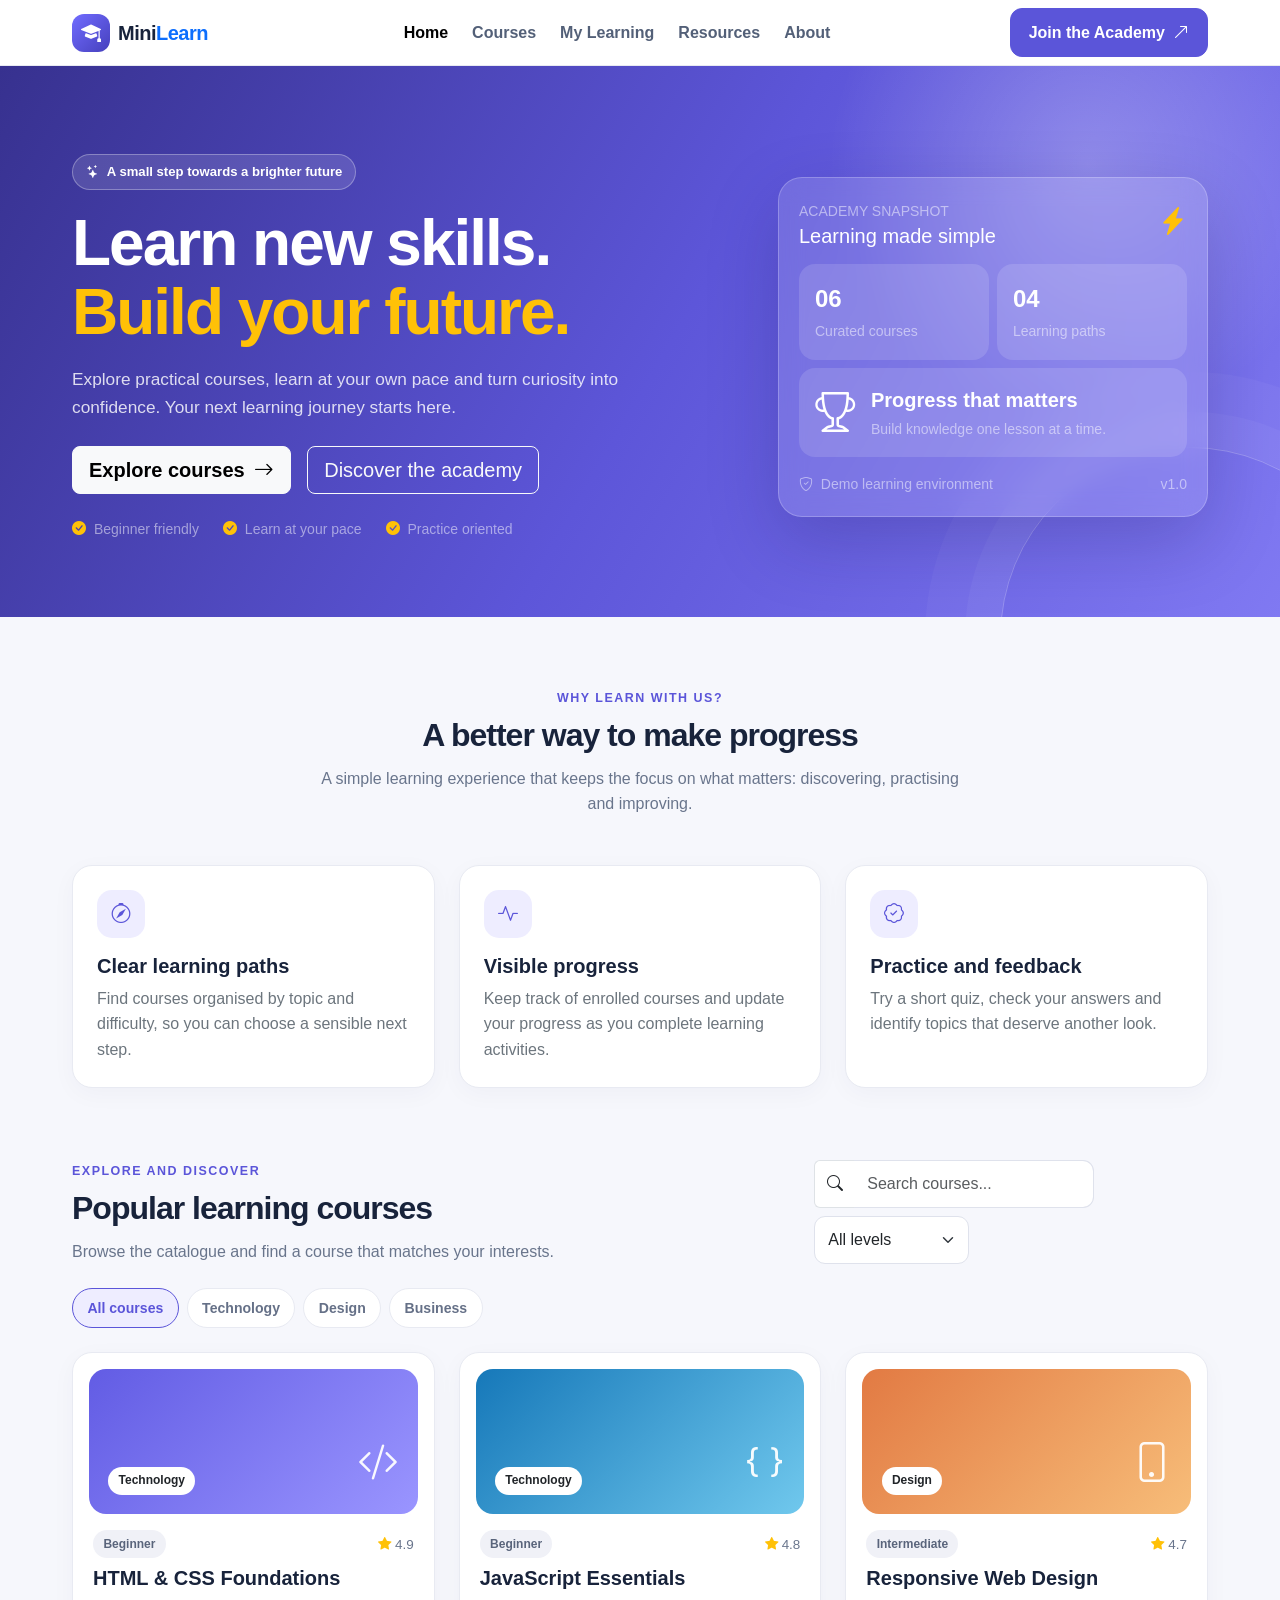
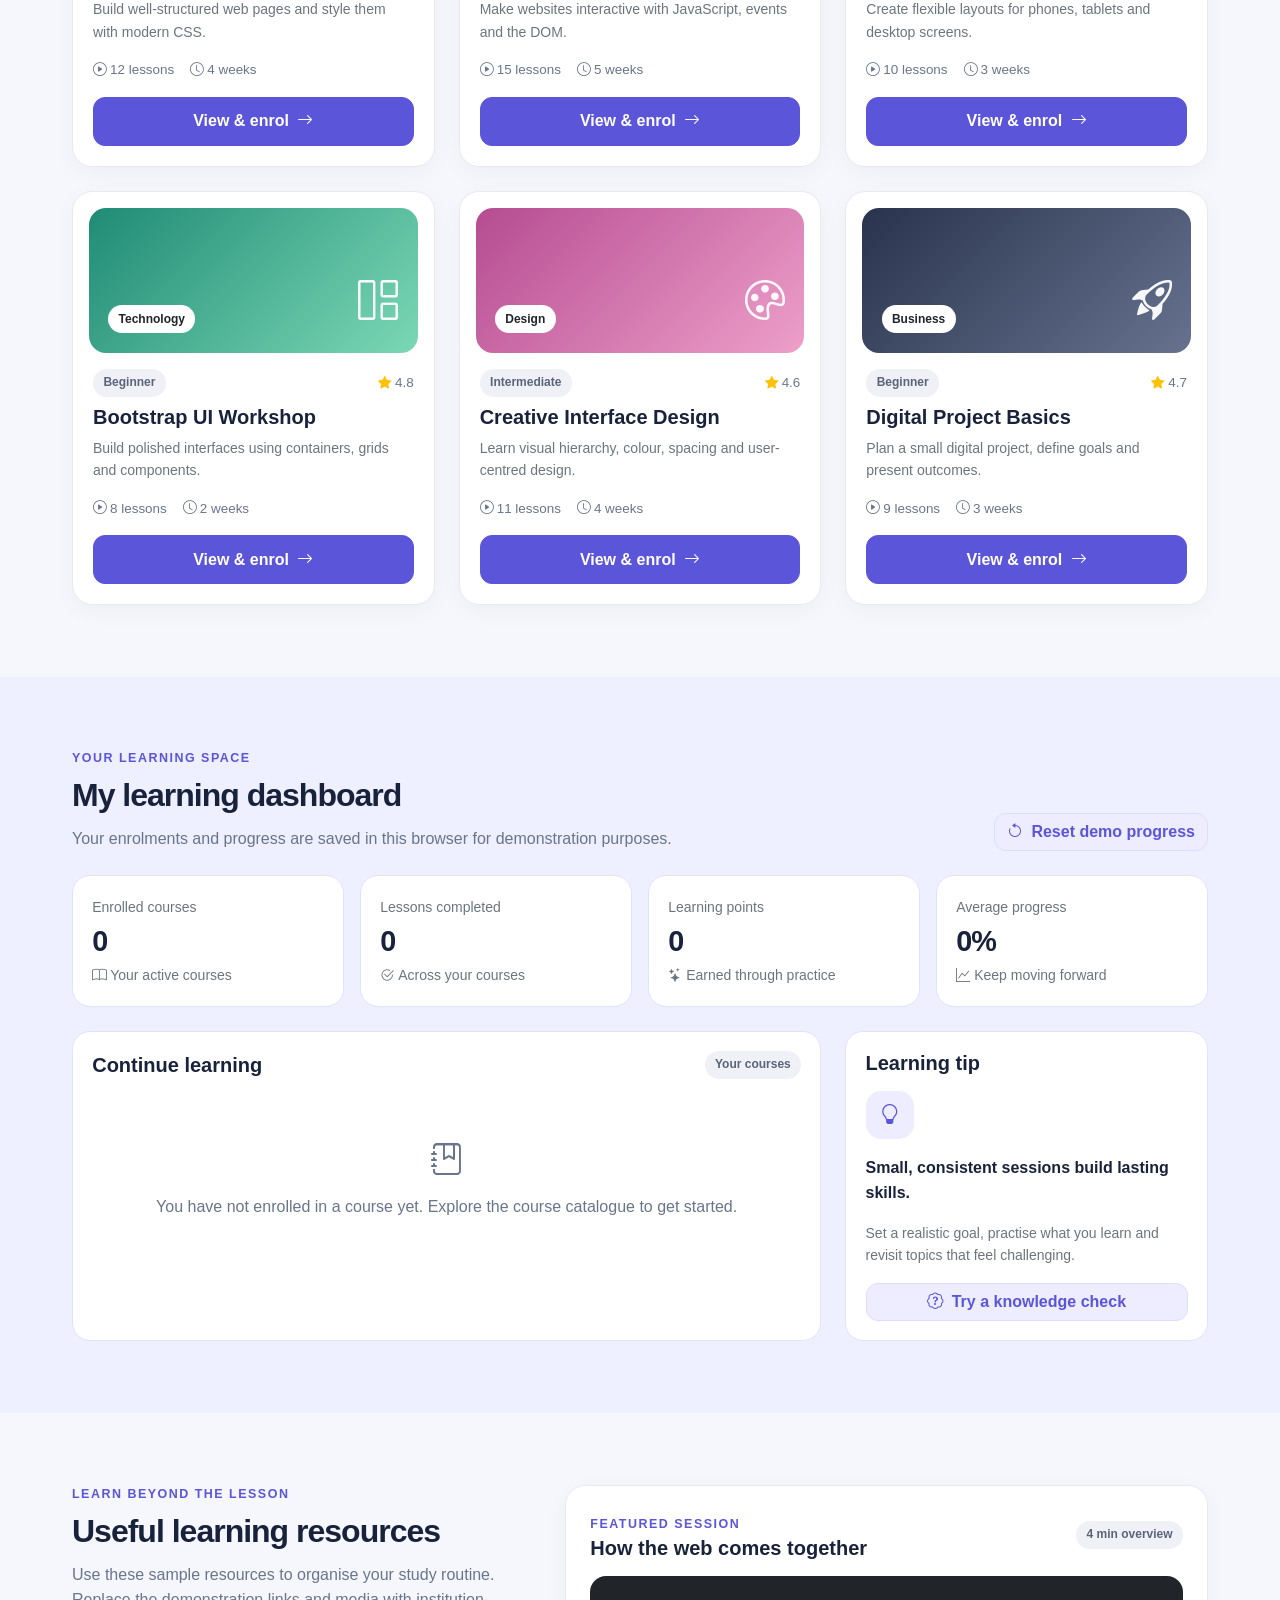
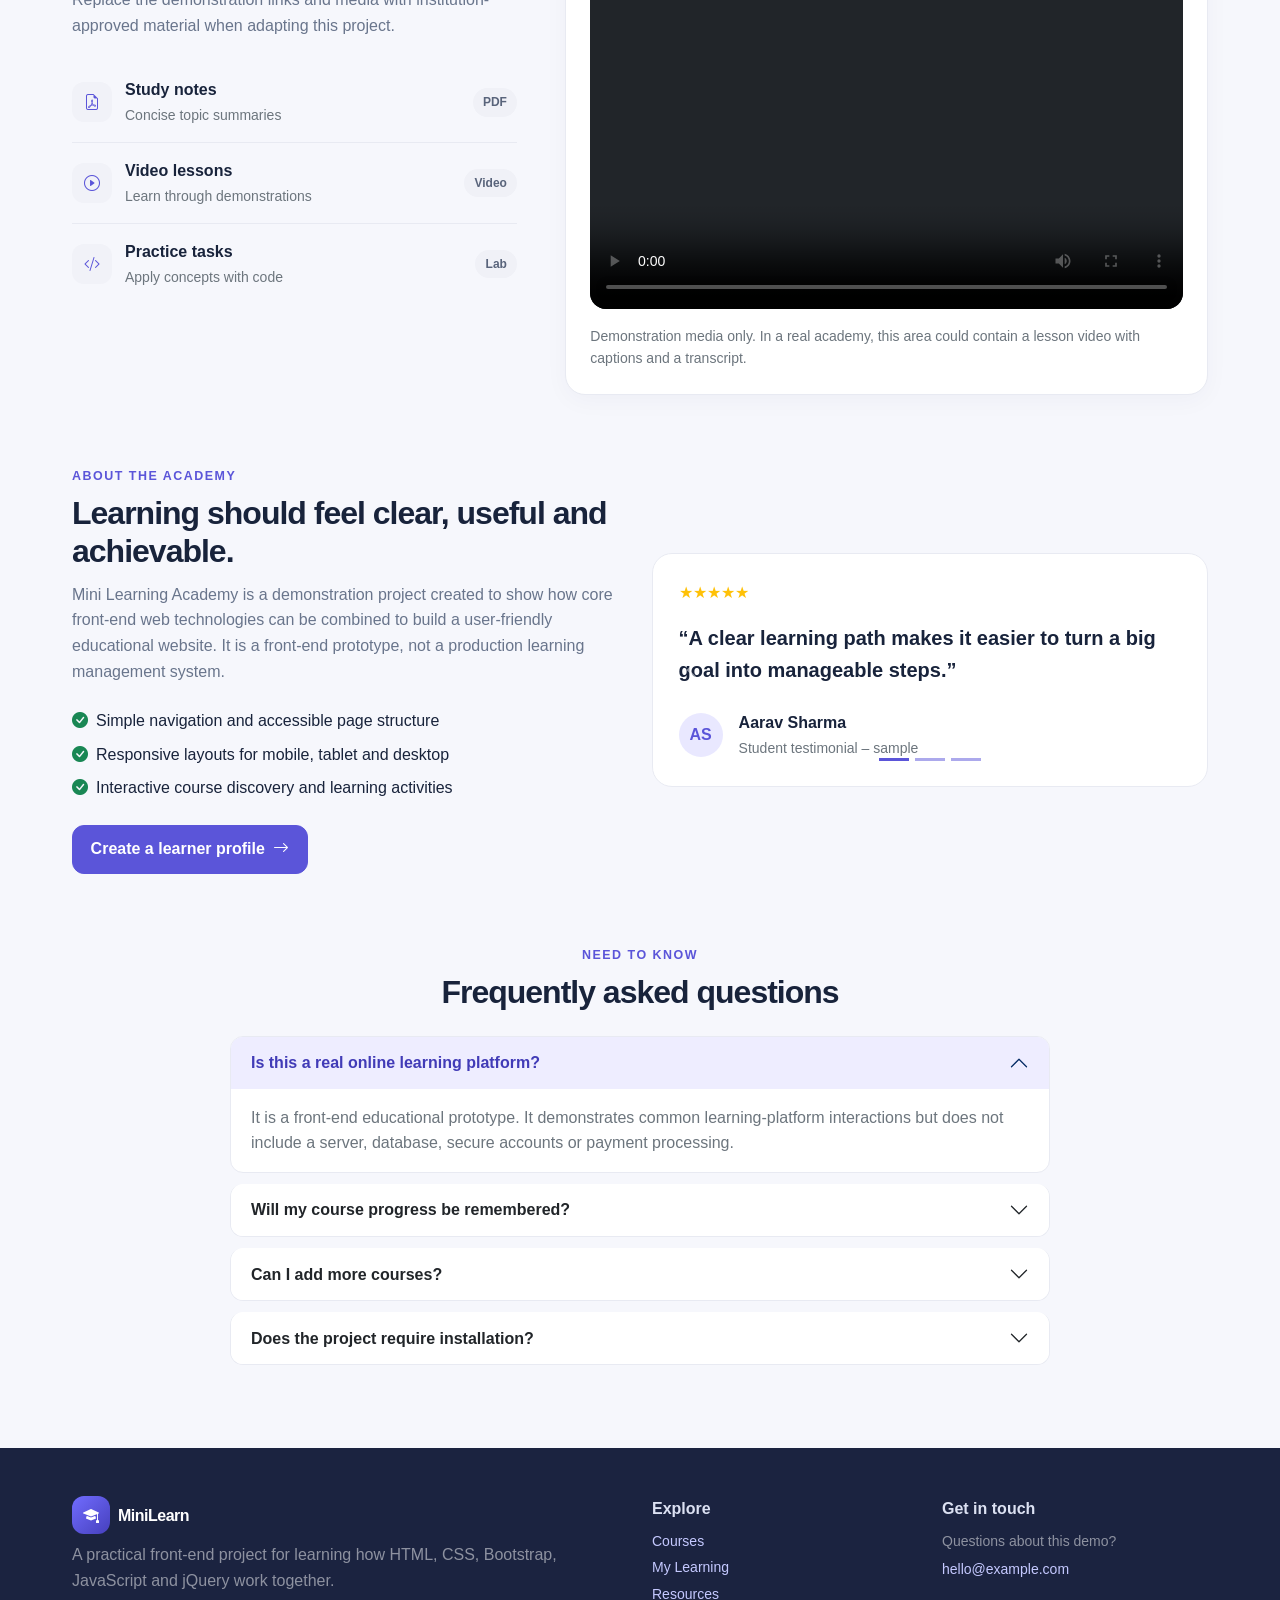
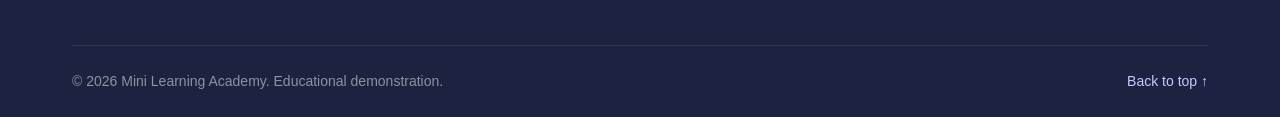
<file: code-examples/Appendix A/index.html>
<!DOCTYPE html>
<html lang="en">
<head>
  <meta charset="UTF-8">
  <meta name="viewport" content="width=device-width, initial-scale=1">
  <meta name="description" content="Mini Learning Academy - a responsive front-end learning platform demonstration.">
  <title>Mini Learning Academy | Learn Something Brilliant</title>
 
  <!-- Bootstrap CSS and Bootstrap Icons are loaded from their public CDNs. -->
  <link href="https://cdn.jsdelivr.net/npm/bootstrap@5.3.3/dist/css/bootstrap.min.css" rel="stylesheet">
  <link href="https://cdn.jsdelivr.net/npm/bootstrap-icons@1.11.3/font/bootstrap-icons.min.css" rel="stylesheet">
 
  <style>
    :root {
      --ink: #18233b;
      --muted: #69758c;
      --brand: #5b55d9;
      --brand-dark: #413bb7;
      --brand-soft: #eeedff;
      --mint: #dff7ee;
      --surface: #ffffff;
      --page: #f6f7fc;
      --line: #e8eaf2;
      --shadow: 0 16px 45px rgba(30, 39, 75, .08);
      --radius: 20px;
    }
 
    * { box-sizing: border-box; }
    html { scroll-behavior: smooth; }
    body {
      margin: 0;
      background: var(--page);
      color: var(--ink);
      font-family: Inter, "Segoe UI", Arial, sans-serif;
      line-height: 1.6;
    }
    a { text-decoration: none; }
    .navbar {
      background: rgba(255,255,255,.94);
      border-bottom: 1px solid var(--line);
      backdrop-filter: blur(12px);
    }
    .navbar-brand { color: var(--ink); font-weight: 800; letter-spacing: -.5px; }
    .brand-mark {
      display: inline-grid; place-items: center; width: 38px; height: 38px;
      margin-right: 8px; border-radius: 12px; color: #fff;
      background: linear-gradient(135deg, #716cff, #4640bd);
    }
    .nav-link { color: #536078; font-weight: 600; }
    .nav-link:hover, .nav-link.active { color: var(--brand); }
    .btn-brand {
      background: var(--brand); border-color: var(--brand); color: #fff;
      border-radius: 12px; font-weight: 700; padding: .72rem 1.1rem;
    }
    .btn-brand:hover, .btn-brand:focus {
      background: var(--brand-dark); border-color: var(--brand-dark); color: #fff;
    }
    .btn-soft {
      background: var(--brand-soft); border: 1px solid #dedcff;
      color: var(--brand); border-radius: 12px; font-weight: 700;
    }
    .btn-soft:hover { background: #e2e0ff; color: var(--brand-dark); }
    .hero {
      position: relative; overflow: hidden; padding: 5.5rem 0 4.8rem;
      background:
        radial-gradient(circle at 85% 18%, rgba(255,255,255,.25), transparent 22%),
        linear-gradient(120deg, #37318f 0%, #5d56d9 52%, #8079f2 100%);
      color: #fff;
    }
    .hero::after {
      content: ""; position: absolute; width: 380px; height: 380px; right: -100px; bottom: -210px;
      border: 1px solid rgba(255,255,255,.25); border-radius: 50%;
      box-shadow: 0 0 0 35px rgba(255,255,255,.04), 0 0 0 75px rgba(255,255,255,.035);
    }
    .hero-content { position: relative; z-index: 1; }
    .eyebrow {
      display: inline-flex; align-items: center; gap: 8px; padding: .4rem .8rem;
      border: 1px solid rgba(255,255,255,.3); border-radius: 99px;
      background: rgba(255,255,255,.12); font-size: .82rem; font-weight: 700;
    }
    .hero h1 { max-width: 720px; margin: 1.2rem 0; font-size: clamp(2.4rem, 5vw, 4.3rem); line-height: 1.08; letter-spacing: -2px; font-weight: 850; }
    .hero p { max-width: 590px; color: rgba(255,255,255,.82); font-size: 1.08rem; }
    .hero-panel {
      max-width: 430px; margin-left: auto; padding: 1.25rem; border: 1px solid rgba(255,255,255,.22);
      border-radius: 24px; background: rgba(255,255,255,.13); backdrop-filter: blur(12px);
      box-shadow: 0 25px 70px rgba(24,20,88,.22);
    }
    .hero-stat { padding: 1rem; border-radius: 16px; background: rgba(255,255,255,.13); }
    .hero-stat strong { display: block; font-size: 1.5rem; }
    .section-space { padding: 4.5rem 0; }
    .section-kicker { color: var(--brand); font-size: .78rem; font-weight: 800; letter-spacing: 1.5px; text-transform: uppercase; }
    .section-title { margin: .45rem 0 .7rem; font-weight: 850; letter-spacing: -1px; }
    .section-intro { max-width: 650px; color: var(--muted); }
    .surface-card {
      height: 100%; border: 1px solid var(--line); border-radius: var(--radius);
      background: var(--surface); box-shadow: 0 6px 24px rgba(30,39,75,.035);
      transition: transform .2s ease, box-shadow .2s ease;
    }
    .surface-card:hover { transform: translateY(-4px); box-shadow: var(--shadow); }
    .feature-icon {
      display: grid; place-items: center; width: 48px; height: 48px;
      border-radius: 15px; color: var(--brand); background: var(--brand-soft); font-size: 1.25rem;
    }
    .course-art {
      min-height: 145px; display: flex; align-items: flex-end; justify-content: space-between;
      padding: 1.2rem; border-radius: 17px; color: #fff; overflow: hidden;
    }
    .art-purple { background: linear-gradient(135deg, #625ce4, #9a95ff); }
    .art-blue { background: linear-gradient(135deg, #1678b9, #70c8ed); }
    .art-orange { background: linear-gradient(135deg, #e27a43, #f7bd79); }
    .art-green { background: linear-gradient(135deg, #208b75, #7bd8b5); }
    .art-pink { background: linear-gradient(135deg, #b64c92, #ed9fc9); }
    .art-dark { background: linear-gradient(135deg, #29334e, #66728e); }
    .course-icon { font-size: 2.5rem; opacity: .95; }
    .pill {
      display: inline-block; padding: .28rem .65rem; border-radius: 99px;
      background: #f0f1f7; color: #59647b; font-size: .75rem; font-weight: 700;
    }
    .course-meta { color: var(--muted); font-size: .84rem; }
    .progress { height: 8px; border-radius: 99px; background: #eceef5; }
    .progress-bar { background: var(--brand); border-radius: 99px; }
    .filter-btn {
      padding: .48rem .9rem; border: 1px solid var(--line); border-radius: 99px;
      background: #fff; color: #657087; font-weight: 700; font-size: .88rem;
    }
    .filter-btn.active, .filter-btn:hover { border-color: var(--brand); background: var(--brand-soft); color: var(--brand); }
    .dashboard-band { background: #eeefff; }
    .dashboard-card { padding: 1.2rem; border: 1px solid #e1e2fb; border-radius: 18px; background: #fff; }
    .stat-number { font-size: 1.8rem; font-weight: 850; letter-spacing: -1px; }
    .avatar {
      display: inline-grid; place-items: center; width: 44px; height: 44px; flex: 0 0 auto;
      border-radius: 50%; background: #e9e8ff; color: var(--brand); font-weight: 800;
    }
    .resource-row { display: flex; align-items: center; gap: 13px; padding: .9rem 0; border-bottom: 1px solid var(--line); }
    .resource-row:last-child { border-bottom: 0; }
    .resource-icon { display: grid; place-items: center; width: 40px; height: 40px; border-radius: 12px; background: #f1f2f8; color: var(--brand); }
    .quote-card { padding: 1.6rem; border-radius: 20px; background: #fff; border: 1px solid var(--line); }
    .carousel-indicators [data-bs-target] { background-color: var(--brand); }
    .accordion-item { border: 1px solid var(--line); border-radius: 13px !important; overflow: hidden; margin-bottom: .7rem; }
    .accordion-button { font-weight: 700; }
    .accordion-button:not(.collapsed) { background: var(--brand-soft); color: var(--brand-dark); box-shadow: none; }
    .site-footer { padding: 3rem 0 1.5rem; background: #1b2340; color: #dce1f2; }
    .site-footer a { color: #c5c9ff; }
    .form-control, .form-select { border-color: #dfe2ec; border-radius: 11px; padding: .7rem .85rem; }
    .form-control:focus, .form-select:focus { border-color: #8c87ef; box-shadow: 0 0 0 .2rem rgba(91,85,217,.12); }
    .toast-container { z-index: 1090; }
    .empty-state { padding: 2.5rem 1rem; text-align: center; color: var(--muted); }
    .quiz-option { display: block; width: 100%; margin: .55rem 0; padding: .85rem 1rem; text-align: left; border: 1px solid var(--line); border-radius: 12px; background: #fff; }
    .quiz-option:hover { border-color: var(--brand); background: var(--brand-soft); }
    .quiz-option.correct { border-color: #22976f; background: #e8f8f1; }
    .quiz-option.incorrect { border-color: #d75b67; background: #fff0f1; }
    .visually-hidden-focusable:focus { position: static; width: auto; height: auto; padding: .5rem; }
    @media (max-width: 767.98px) {
      .hero { padding: 4rem 0 3.5rem; }
      .hero h1 { letter-spacing: -1px; }
      .section-space { padding: 3.3rem 0; }
      .hero-panel { margin: 2rem 0 0; }
    }
    @media (min-width: 1200px) {
      .container { max-width: 1160px; }
    }
  </style>
</head>
 
<body>
  <a class="visually-hidden-focusable" href="#mainContent">Skip to main content</a>
 
  <nav class="navbar navbar-expand-lg sticky-top" aria-label="Main navigation">
    <div class="container">
      <a class="navbar-brand d-flex align-items-center" href="#home" aria-label="Mini Learning Academy home">
        <span class="brand-mark"><i class="bi bi-mortarboard-fill"></i></span>
        Mini<span class="text-primary">Learn</span>
      </a>
      <button class="navbar-toggler" type="button" data-bs-toggle="collapse" data-bs-target="#mainNav"
        aria-controls="mainNav" aria-expanded="false" aria-label="Toggle navigation">
        <span class="navbar-toggler-icon"></span>
      </button>
      <div class="collapse navbar-collapse" id="mainNav">
        <ul class="navbar-nav mx-auto my-3 my-lg-0 gap-lg-2">
          <li class="nav-item"><a class="nav-link active" href="#home">Home</a></li>
          <li class="nav-item"><a class="nav-link" href="#courses">Courses</a></li>
          <li class="nav-item"><a class="nav-link" href="#dashboard">My Learning</a></li>
          <li class="nav-item"><a class="nav-link" href="#resources">Resources</a></li>
          <li class="nav-item"><a class="nav-link" href="#about">About</a></li>
        </ul>
        <button class="btn btn-brand" data-bs-toggle="modal" data-bs-target="#enrollModal">
          Join the Academy <i class="bi bi-arrow-up-right ms-1"></i>
        </button>
      </div>
    </div>
  </nav>
 
  <main id="mainContent">
    <section class="hero" id="home">
      <div class="container hero-content">
        <div class="row align-items-center g-5">
          <div class="col-lg-7">
            <span class="eyebrow"><i class="bi bi-stars"></i> A small step towards a brighter future</span>
            <h1>Learn new skills.<br><span class="text-warning">Build your future.</span></h1>
            <p>Explore practical courses, learn at your own pace and turn curiosity into confidence. Your next learning journey starts here.</p>
            <div class="d-flex flex-wrap gap-3 mt-4">
              <a class="btn btn-light btn-lg fw-bold rounded-3" href="#courses">Explore courses <i class="bi bi-arrow-right ms-1"></i></a>
              <a class="btn btn-outline-light btn-lg rounded-3" href="#about">Discover the academy</a>
            </div>
            <div class="d-flex flex-wrap gap-4 mt-4 small text-white-50">
              <span><i class="bi bi-check-circle-fill text-warning me-1"></i> Beginner friendly</span>
              <span><i class="bi bi-check-circle-fill text-warning me-1"></i> Learn at your pace</span>
              <span><i class="bi bi-check-circle-fill text-warning me-1"></i> Practice oriented</span>
            </div>
          </div>
          <div class="col-lg-5">
            <div class="hero-panel">
              <div class="d-flex align-items-center justify-content-between mb-3">
                <div><span class="small text-white-50">ACADEMY SNAPSHOT</span><h5 class="mb-0 text-white">Learning made simple</h5></div>
                <i class="bi bi-lightning-charge-fill fs-3 text-warning"></i>
              </div>
              <div class="row g-2">
                <div class="col-6"><div class="hero-stat"><strong>06</strong><span class="small text-white-50">Curated courses</span></div></div>
                <div class="col-6"><div class="hero-stat"><strong>04</strong><span class="small text-white-50">Learning paths</span></div></div>
                <div class="col-12"><div class="hero-stat d-flex align-items-center gap-3">
                  <span class="display-6"><i class="bi bi-trophy"></i></span>
                  <div><strong class="fs-5">Progress that matters</strong><span class="small text-white-50">Build knowledge one lesson at a time.</span></div>
                </div></div>
              </div>
              <div class="d-flex justify-content-between align-items-center mt-3 small text-white-50">
                <span><i class="bi bi-shield-check me-1"></i> Demo learning environment</span>
                <span>v1.0</span>
              </div>
            </div>
          </div>
        </div>
      </div>
    </section>
 
    <section class="section-space" aria-labelledby="featuresTitle">
      <div class="container">
        <div class="text-center mb-5">
          <div class="section-kicker">Why learn with us?</div>
          <h2 class="section-title" id="featuresTitle">A better way to make progress</h2>
          <p class="section-intro mx-auto">A simple learning experience that keeps the focus on what matters: discovering, practising and improving.</p>
        </div>
        <div class="row g-4">
          <div class="col-md-4"><article class="surface-card p-4">
            <div class="feature-icon mb-3"><i class="bi bi-compass"></i></div>
            <h5 class="fw-bold">Clear learning paths</h5><p class="text-secondary mb-0">Find courses organised by topic and difficulty, so you can choose a sensible next step.</p>
          </article></div>
          <div class="col-md-4"><article class="surface-card p-4">
            <div class="feature-icon mb-3"><i class="bi bi-activity"></i></div>
            <h5 class="fw-bold">Visible progress</h5><p class="text-secondary mb-0">Keep track of enrolled courses and update your progress as you complete learning activities.</p>
          </article></div>
          <div class="col-md-4"><article class="surface-card p-4">
            <div class="feature-icon mb-3"><i class="bi bi-patch-check"></i></div>
            <h5 class="fw-bold">Practice and feedback</h5><p class="text-secondary mb-0">Try a short quiz, check your answers and identify topics that deserve another look.</p>
          </article></div>
        </div>
      </div>
    </section>
 
    <section class="section-space pt-0" id="courses" aria-labelledby="coursesTitle">
      <div class="container">
        <div class="d-flex flex-column flex-lg-row justify-content-between align-items-lg-end gap-3 mb-4">
          <div><div class="section-kicker">Explore and discover</div><h2 class="section-title" id="coursesTitle">Popular learning courses</h2>
            <p class="section-intro mb-0">Browse the catalogue and find a course that matches your interests.</p></div>
          <div class="d-flex gap-2 flex-wrap">
            <div class="input-group" style="max-width:280px">
              <span class="input-group-text bg-white border-end-0"><i class="bi bi-search"></i></span>
              <input type="search" class="form-control border-start-0" id="courseSearch" placeholder="Search courses..." aria-label="Search courses">
            </div>
            <select class="form-select" id="levelFilter" aria-label="Filter courses by level" style="max-width:155px">
              <option value="all">All levels</option><option value="Beginner">Beginner</option><option value="Intermediate">Intermediate</option>
            </select>
          </div>
        </div>
        <div class="d-flex flex-wrap gap-2 mb-4" id="categoryFilters" aria-label="Course categories">
          <button class="filter-btn active" type="button" data-category="All">All courses</button>
          <button class="filter-btn" type="button" data-category="Technology">Technology</button>
          <button class="filter-btn" type="button" data-category="Design">Design</button>
          <button class="filter-btn" type="button" data-category="Business">Business</button>
        </div>
        <div class="row g-4" id="courseGrid" aria-live="polite"></div>
        <div class="empty-state d-none" id="noCourses"><i class="bi bi-search fs-2 d-block mb-2"></i>No courses match your search. Try another keyword or filter.</div>
      </div>
    </section>
 
    <section class="dashboard-band section-space" id="dashboard" aria-labelledby="dashboardTitle">
      <div class="container">
        <div class="d-flex flex-column flex-md-row justify-content-between align-items-md-end gap-3 mb-4">
          <div><div class="section-kicker">Your learning space</div><h2 class="section-title" id="dashboardTitle">My learning dashboard</h2>
            <p class="section-intro mb-0">Your enrolments and progress are saved in this browser for demonstration purposes.</p></div>
          <button class="btn btn-soft" id="resetProgressBtn"><i class="bi bi-arrow-counterclockwise me-1"></i> Reset demo progress</button>
        </div>
        <div class="row g-3 mb-4">
          <div class="col-6 col-lg-3"><div class="dashboard-card"><div class="text-secondary small">Enrolled courses</div><div class="stat-number" id="enrolledCount">0</div><div class="small text-secondary"><i class="bi bi-book me-1"></i>Your active courses</div></div></div>
          <div class="col-6 col-lg-3"><div class="dashboard-card"><div class="text-secondary small">Lessons completed</div><div class="stat-number" id="lessonsCount">0</div><div class="small text-secondary"><i class="bi bi-check2-circle me-1"></i>Across your courses</div></div></div>
          <div class="col-6 col-lg-3"><div class="dashboard-card"><div class="text-secondary small">Learning points</div><div class="stat-number" id="pointsCount">0</div><div class="small text-secondary"><i class="bi bi-stars me-1"></i>Earned through practice</div></div></div>
          <div class="col-6 col-lg-3"><div class="dashboard-card"><div class="text-secondary small">Average progress</div><div class="stat-number" id="averageProgress">0%</div><div class="small text-secondary"><i class="bi bi-graph-up me-1"></i>Keep moving forward</div></div></div>
        </div>
        <div class="row g-4">
          <div class="col-lg-8"><div class="dashboard-card h-100">
            <div class="d-flex justify-content-between align-items-center mb-3"><h5 class="fw-bold mb-0">Continue learning</h5><span class="pill">Your courses</span></div>
            <div id="myCourses"><div class="empty-state"><i class="bi bi-journal-bookmark fs-2 d-block mb-2"></i>You have not enrolled in a course yet. Explore the course catalogue to get started.</div></div>
          </div></div>
          <div class="col-lg-4"><div class="dashboard-card h-100">
            <h5 class="fw-bold mb-3">Learning tip</h5>
            <div class="feature-icon mb-3"><i class="bi bi-lightbulb"></i></div>
            <p class="fw-semibold">Small, consistent sessions build lasting skills.</p>
            <p class="text-secondary small mb-3">Set a realistic goal, practise what you learn and revisit topics that feel challenging.</p>
            <button class="btn btn-soft w-100" data-bs-toggle="modal" data-bs-target="#quizModal"><i class="bi bi-patch-question me-1"></i> Try a knowledge check</button>
          </div></div>
        </div>
      </div>
    </section>
 
    <section class="section-space" id="resources" aria-labelledby="resourcesTitle">
      <div class="container">
        <div class="row g-5 align-items-start">
          <div class="col-lg-5">
            <div class="section-kicker">Learn beyond the lesson</div><h2 class="section-title" id="resourcesTitle">Useful learning resources</h2>
            <p class="section-intro">Use these sample resources to organise your study routine. Replace the demonstration links and media with institution-approved material when adapting this project.</p>
            <div class="mt-4">
              <div class="resource-row"><span class="resource-icon"><i class="bi bi-file-earmark-pdf"></i></span><div class="flex-grow-1"><strong class="d-block">Study notes</strong><span class="small text-secondary">Concise topic summaries</span></div><span class="pill">PDF</span></div>
              <div class="resource-row"><span class="resource-icon"><i class="bi bi-play-circle"></i></span><div class="flex-grow-1"><strong class="d-block">Video lessons</strong><span class="small text-secondary">Learn through demonstrations</span></div><span class="pill">Video</span></div>
              <div class="resource-row"><span class="resource-icon"><i class="bi bi-code-slash"></i></span><div class="flex-grow-1"><strong class="d-block">Practice tasks</strong><span class="small text-secondary">Apply concepts with code</span></div><span class="pill">Lab</span></div>
            </div>
          </div>
          <div class="col-lg-7">
            <div class="surface-card p-3 p-md-4">
              <div class="d-flex justify-content-between align-items-center mb-3"><div><span class="section-kicker">Featured session</span><h5 class="fw-bold mb-0">How the web comes together</h5></div><span class="pill">4 min overview</span></div>
              <div class="ratio ratio-16x9 rounded-4 overflow-hidden bg-dark">
                <video controls poster="https://images.unsplash.com/photo-1516321318423-f06f85e504b3?auto=format&fit=crop&w=1200&q=80" aria-label="Sample learning video">
                  <source src="https://interactive-examples.mdn.mozilla.net/media/cc0-videos/flower.mp4" type="video/mp4">
                  Your browser does not support the video element.
                </video>
              </div>
              <p class="small text-secondary mt-3 mb-0">Demonstration media only. In a real academy, this area could contain a lesson video with captions and a transcript.</p>
            </div>
          </div>
        </div>
      </div>
    </section>
 
    <section class="section-space pt-0" id="about" aria-labelledby="aboutTitle">
      <div class="container">
        <div class="row g-4 align-items-center">
          <div class="col-lg-6">
            <div class="section-kicker">About the academy</div><h2 class="section-title" id="aboutTitle">Learning should feel clear, useful and achievable.</h2>
            <p class="section-intro">Mini Learning Academy is a demonstration project created to show how core front-end web technologies can be combined to build a user-friendly educational website. It is a front-end prototype, not a production learning management system.</p>
            <ul class="list-unstyled mt-4">
              <li class="mb-2"><i class="bi bi-check-circle-fill text-success me-2"></i>Simple navigation and accessible page structure</li>
              <li class="mb-2"><i class="bi bi-check-circle-fill text-success me-2"></i>Responsive layouts for mobile, tablet and desktop</li>
              <li class="mb-2"><i class="bi bi-check-circle-fill text-success me-2"></i>Interactive course discovery and learning activities</li>
            </ul>
            <button class="btn btn-brand mt-2" data-bs-toggle="modal" data-bs-target="#enrollModal">Create a learner profile <i class="bi bi-arrow-right ms-1"></i></button>
          </div>
          <div class="col-lg-6">
            <div id="testimonialCarousel" class="carousel slide" data-bs-ride="carousel">
              <div class="carousel-indicators">
                <button type="button" data-bs-target="#testimonialCarousel" data-bs-slide-to="0" class="active" aria-current="true" aria-label="Testimonial 1"></button>
                <button type="button" data-bs-target="#testimonialCarousel" data-bs-slide-to="1" aria-label="Testimonial 2"></button>
                <button type="button" data-bs-target="#testimonialCarousel" data-bs-slide-to="2" aria-label="Testimonial 3"></button>
              </div>
              <div class="carousel-inner">
                <div class="carousel-item active"><div class="quote-card"><div class="text-warning mb-3">★★★★★</div><blockquote class="fs-5 fw-semibold">“A clear learning path makes it easier to turn a big goal into manageable steps.”</blockquote><div class="d-flex align-items-center gap-3 mt-4"><span class="avatar">AS</span><div><strong class="d-block">Aarav Sharma</strong><span class="small text-secondary">Student testimonial – sample</span></div></div></div></div>
                <div class="carousel-item"><div class="quote-card"><div class="text-warning mb-3">★★★★★</div><blockquote class="fs-5 fw-semibold">“Being able to practise and see progress helps me stay motivated.”</blockquote><div class="d-flex align-items-center gap-3 mt-4"><span class="avatar">MP</span><div><strong class="d-block">Meera Patel</strong><span class="small text-secondary">Student testimonial – sample</span></div></div></div></div>
                <div class="carousel-item"><div class="quote-card"><div class="text-warning mb-3">★★★★★</div><blockquote class="fs-5 fw-semibold">“Short lessons and practical activities make learning feel achievable.”</blockquote><div class="d-flex align-items-center gap-3 mt-4"><span class="avatar">RK</span><div><strong class="d-block">Rohan Kumar</strong><span class="small text-secondary">Student testimonial – sample</span></div></div></div></div>
              </div>
              <button class="carousel-control-prev" type="button" data-bs-target="#testimonialCarousel" data-bs-slide="prev" aria-label="Previous testimonial"><span class="carousel-control-prev-icon"></span></button>
              <button class="carousel-control-next" type="button" data-bs-target="#testimonialCarousel" data-bs-slide="next" aria-label="Next testimonial"><span class="carousel-control-next-icon"></span></button>
            </div>
          </div>
        </div>
      </div>
    </section>
 
    <section class="section-space pt-0" aria-labelledby="faqTitle">
      <div class="container">
        <div class="text-center mb-4"><div class="section-kicker">Need to know</div><h2 class="section-title" id="faqTitle">Frequently asked questions</h2></div>
        <div class="accordion mx-auto" id="faqAccordion" style="max-width:820px">
          <div class="accordion-item"><h3 class="accordion-header"><button class="accordion-button" type="button" data-bs-toggle="collapse" data-bs-target="#faqOne" aria-expanded="true" aria-controls="faqOne">Is this a real online learning platform?</button></h3><div id="faqOne" class="accordion-collapse collapse show" data-bs-parent="#faqAccordion"><div class="accordion-body text-secondary">It is a front-end educational prototype. It demonstrates common learning-platform interactions but does not include a server, database, secure accounts or payment processing.</div></div></div>
          <div class="accordion-item"><h3 class="accordion-header"><button class="accordion-button collapsed" type="button" data-bs-toggle="collapse" data-bs-target="#faqTwo" aria-expanded="false" aria-controls="faqTwo">Will my course progress be remembered?</button></h3><div id="faqTwo" class="accordion-collapse collapse" data-bs-parent="#faqAccordion"><div class="accordion-body text-secondary">The demonstration stores progress in the browser's localStorage. It remains on the same browser and device, but it is not synchronised across devices or users.</div></div></div>
          <div class="accordion-item"><h3 class="accordion-header"><button class="accordion-button collapsed" type="button" data-bs-toggle="collapse" data-bs-target="#faqThree" aria-expanded="false" aria-controls="faqThree">Can I add more courses?</button></h3><div id="faqThree" class="accordion-collapse collapse" data-bs-parent="#faqAccordion"><div class="accordion-body text-secondary">Yes. Add another course object to the courses array in the JavaScript section. The catalogue is generated dynamically from that array.</div></div></div>
          <div class="accordion-item"><h3 class="accordion-header"><button class="accordion-button collapsed" type="button" data-bs-toggle="collapse" data-bs-target="#faqFour" aria-expanded="false" aria-controls="faqFour">Does the project require installation?</button></h3><div id="faqFour" class="accordion-collapse collapse" data-bs-parent="#faqAccordion"><div class="accordion-body text-secondary">No installation is required. Save the file and open it in a modern browser with an internet connection to load Bootstrap, icons and jQuery from their CDNs.</div></div></div>
        </div>
      </div>
    </section>
  </main>
 
  <footer class="site-footer">
    <div class="container">
      <div class="row g-4">
        <div class="col-md-6"><a class="navbar-brand text-white d-inline-flex align-items-center mb-2" href="#home"><span class="brand-mark"><i class="bi bi-mortarboard-fill"></i></span>MiniLearn</a>
          <p class="text-white-50 mb-0">A practical front-end project for learning how HTML, CSS, Bootstrap, JavaScript and jQuery work together.</p></div>
        <div class="col-6 col-md-3"><strong class="d-block mb-2">Explore</strong><ul class="list-unstyled small"><li class="mb-1"><a href="#courses">Courses</a></li><li class="mb-1"><a href="#dashboard">My Learning</a></li><li class="mb-1"><a href="#resources">Resources</a></li></ul></div>
        <div class="col-6 col-md-3"><strong class="d-block mb-2">Get in touch</strong><p class="small text-white-50 mb-1">Questions about this demo?</p><a href="mailto:hello@example.com" class="small">hello@example.com</a></div>
      </div>
      <hr class="border-secondary my-4">
      <div class="d-flex flex-column flex-sm-row justify-content-between gap-2 small text-white-50"><span>© <span id="currentYear"></span> Mini Learning Academy. Educational demonstration.</span><a href="#home">Back to top ↑</a></div>
    </div>
  </footer>
 
  <!-- Enrolment modal -->
  <div class="modal fade" id="enrollModal" tabindex="-1" aria-labelledby="enrollModalTitle" aria-hidden="true">
    <div class="modal-dialog modal-dialog-centered">
      <div class="modal-content border-0 rounded-4">
        <div class="modal-header border-0 px-4 pt-4"><div><span class="section-kicker">Get started</span><h5 class="modal-title fw-bold" id="enrollModalTitle">Create your learner profile</h5></div><button type="button" class="btn-close" data-bs-dismiss="modal" aria-label="Close"></button></div>
        <div class="modal-body px-4 pb-4">
          <form id="enrollmentForm" novalidate>
            <div class="mb-3"><label for="learnerName" class="form-label fw-semibold">Full name</label><input type="text" class="form-control" id="learnerName" name="learnerName" required minlength="2" placeholder="e.g. Ananya Verma"><div class="invalid-feedback">Please enter at least two characters.</div></div>
            <div class="mb-3"><label for="learnerEmail" class="form-label fw-semibold">Email address</label><input type="email" class="form-control" id="learnerEmail" name="learnerEmail" required placeholder="name@example.com"><div class="invalid-feedback">Enter a valid email address.</div></div>
            <div class="mb-3"><label for="learnerInterest" class="form-label fw-semibold">Area of interest</label><select class="form-select" id="learnerInterest" required><option value="">Choose an area</option><option>Technology</option><option>Design</option><option>Business</option></select><div class="invalid-feedback">Please select an area of interest.</div></div>
            <div class="form-check mb-3"><input class="form-check-input" type="checkbox" id="termsCheck" required><label class="form-check-label small" for="termsCheck">I understand this is a front-end demonstration project.</label><div class="invalid-feedback">Please confirm before continuing.</div></div>
            <button type="submit" class="btn btn-brand w-100">Save learner profile <i class="bi bi-arrow-right ms-1"></i></button>
            <p class="small text-secondary mt-3 mb-0"><i class="bi bi-lock me-1"></i>Demo only: information is stored locally in this browser, not sent to a server.</p>
          </form>
        </div>
      </div>
    </div>
  </div>
 
  <!-- Quiz modal -->
  <div class="modal fade" id="quizModal" tabindex="-1" aria-labelledby="quizModalTitle" aria-hidden="true">
    <div class="modal-dialog modal-dialog-centered">
      <div class="modal-content border-0 rounded-4">
        <div class="modal-header border-0 px-4 pt-4"><div><span class="section-kicker">Quick knowledge check</span><h5 class="modal-title fw-bold" id="quizModalTitle">Web development basics</h5></div><button type="button" class="btn-close" data-bs-dismiss="modal" aria-label="Close"></button></div>
        <div class="modal-body px-4 pb-4">
          <div class="d-flex justify-content-between small text-secondary mb-2"><span id="quizQuestionNumber">Question 1 of 3</span><span id="quizScore">Score: 0</span></div>
          <div class="progress mb-3"><div class="progress-bar" id="quizProgress" style="width:33%"></div></div>
          <h6 class="fw-bold mb-3" id="quizQuestion"></h6>
          <div id="quizOptions"></div>
          <div class="small mt-3" id="quizFeedback" aria-live="polite"></div>
          <div class="d-flex justify-content-end mt-3"><button class="btn btn-brand" id="nextQuestionBtn" disabled>Next question <i class="bi bi-arrow-right ms-1"></i></button></div>
        </div>
      </div>
    </div>
  </div>
 
  <div class="toast-container position-fixed bottom-0 end-0 p-3">
    <div id="academyToast" class="toast border-0 shadow" role="status" aria-live="polite" aria-atomic="true">
      <div class="d-flex"><div class="toast-body" id="toastMessage">Welcome to Mini Learning Academy.</div><button type="button" class="btn-close me-2 m-auto" data-bs-dismiss="toast" aria-label="Close"></button></div>
    </div>
  </div>
 
  <script src="https://code.jquery.com/jquery-3.7.1.min.js"></script>
  <script src="https://cdn.jsdelivr.net/npm/bootstrap@5.3.3/dist/js/bootstrap.bundle.min.js"></script>
  <script>
    "use strict";
 
    // Course records are stored as objects in an array.
    const courses = [
      { id: 1, title: "HTML & CSS Foundations", category: "Technology", level: "Beginner", duration: "4 weeks", lessons: 12, rating: "4.9", description: "Build well-structured web pages and style them with modern CSS.", icon: "bi-code-slash", art: "art-purple", progress: 0 },
      { id: 2, title: "JavaScript Essentials", category: "Technology", level: "Beginner", duration: "5 weeks", lessons: 15, rating: "4.8", description: "Make websites interactive with JavaScript, events and the DOM.", icon: "bi-braces", art: "art-blue", progress: 0 },
      { id: 3, title: "Responsive Web Design", category: "Design", level: "Intermediate", duration: "3 weeks", lessons: 10, rating: "4.7", description: "Create flexible layouts for phones, tablets and desktop screens.", icon: "bi-phone", art: "art-orange", progress: 0 },
      { id: 4, title: "Bootstrap UI Workshop", category: "Technology", level: "Beginner", duration: "2 weeks", lessons: 8, rating: "4.8", description: "Build polished interfaces using containers, grids and components.", icon: "bi-grid-1x2", art: "art-green", progress: 0 },
      { id: 5, title: "Creative Interface Design", category: "Design", level: "Intermediate", duration: "4 weeks", lessons: 11, rating: "4.6", description: "Learn visual hierarchy, colour, spacing and user-centred design.", icon: "bi-palette", art: "art-pink", progress: 0 },
      { id: 6, title: "Digital Project Basics", category: "Business", level: "Beginner", duration: "3 weeks", lessons: 9, rating: "4.7", description: "Plan a small digital project, define goals and present outcomes.", icon: "bi-rocket-takeoff", art: "art-dark", progress: 0 }
    ];
 
    // Set prevents duplicate enrolments. Map stores each learner's course progress.
    const enrolledCourseIds = new Set();
    const courseProgress = new Map();
    let activeCategory = "All";
    let learnerProfile = null;
 
    const quizQuestions = [
      { question: "Which HTML element represents the main content of a document?", options: ["<header>", "<main>", "<footer>", "<aside>"], answer: 1, explanation: "The <main> element identifies the dominant content of the document." },
      { question: "Which CSS feature helps create layouts that adapt to screen width?", options: ["Comments", "Media queries", "HTML attributes", "JavaScript alerts"], answer: 1, explanation: "Media queries apply CSS rules according to device or viewport characteristics." },
      { question: "Which JavaScript method selects an element by its CSS selector?", options: ["getStyle()", "querySelector()", "selectHTML()", "findElement()"], answer: 1, explanation: "document.querySelector() returns the first element matching a CSS selector." }
    ];
    let quizIndex = 0;
    let quizScore = 0;
    let quizAnswered = false;
 
    // A closure keeps the toast instance and its display behaviour together.
    const showToast = (() => {
      const toastElement = document.getElementById("academyToast");
      const toastMessage = document.getElementById("toastMessage");
      const toast = new bootstrap.Toast(toastElement, { delay: 3200 });
      return function(message) {
        toastMessage.textContent = message;
        toast.show();
      };
    })();
 
    function loadSavedState() {
      try {
        const saved = JSON.parse(localStorage.getItem("miniAcademyState"));
        if (saved && Array.isArray(saved.enrolled)) {
          saved.enrolled.forEach(id => {
            const course = courses.find(item => item.id === id);
            if (course) {
              enrolledCourseIds.add(id);
              const progress = Number(saved.progress && saved.progress[id]) || 0;
              courseProgress.set(id, Math.min(100, Math.max(0, progress)));
            }
          });
        }
        if (saved && saved.profile) learnerProfile = saved.profile;
      } catch (error) {
        console.warn("Saved academy data could not be read:", error);
      }
    }
 
    function saveState() {
      const progressObject = {};
      courseProgress.forEach((value, key) => { progressObject[key] = value; });
      const state = {
        enrolled: Array.from(enrolledCourseIds),
        progress: progressObject,
        profile: learnerProfile
      };
      localStorage.setItem("miniAcademyState", JSON.stringify(state));
    }
 
    function renderCourses() {
      const searchTerm = $("#courseSearch").val().trim().toLowerCase();
      const selectedLevel = $("#levelFilter").val();
      const filteredCourses = courses.filter(course => {
        const matchesText = (course.title + " " + course.description + " " + course.category).toLowerCase().includes(searchTerm);
        const matchesCategory = activeCategory === "All" || course.category === activeCategory;
        const matchesLevel = selectedLevel === "all" || course.level === selectedLevel;
        return matchesText && matchesCategory && matchesLevel;
      });
 
      const courseGrid = $("#courseGrid");
      courseGrid.empty();
 
      filteredCourses.forEach(course => {
        const enrolled = enrolledCourseIds.has(course.id);
        const card = `
          <div class="col-md-6 col-lg-4">
            <article class="surface-card p-3">
              <div class="course-art ${course.art}">
                <span class="pill bg-white text-dark">${course.category}</span>
                <i class="bi ${course.icon} course-icon" aria-hidden="true"></i>
              </div>
              <div class="pt-3 px-1 pb-1">
                <div class="d-flex justify-content-between align-items-center mb-2">
                  <span class="pill">${course.level}</span><span class="course-meta"><i class="bi bi-star-fill text-warning me-1"></i>${course.rating}</span>
                </div>
                <h5 class="fw-bold">${course.title}</h5>
                <p class="text-secondary small">${course.description}</p>
                <div class="d-flex gap-3 course-meta mb-3"><span><i class="bi bi-play-circle me-1"></i>${course.lessons} lessons</span><span><i class="bi bi-clock me-1"></i>${course.duration}</span></div>
                <button class="btn ${enrolled ? "btn-soft" : "btn-brand"} w-100 enroll-course-btn" data-course-id="${course.id}" ${enrolled ? "disabled" : ""}>
                  ${enrolled ? '<i class="bi bi-check2 me-1"></i>Enrolled' : 'View & enrol <i class="bi bi-arrow-right ms-1"></i>'}
                </button>
              </div>
            </article>
          </div>`;
        courseGrid.append(card);
      });
 
      $("#noCourses").toggleClass("d-none", filteredCourses.length !== 0);
    }
 
    function enrolInCourse(courseId) {
      const course = courses.find(item => item.id === courseId);
      if (!course || enrolledCourseIds.has(courseId)) return;
      enrolledCourseIds.add(courseId);
      courseProgress.set(courseId, 0);
      saveState();
      renderCourses();
      renderDashboard();
      showToast(`You are enrolled in ${course.title}. Happy learning!`);
    }
 
    function updateCourseProgress(courseId, increment) {
      if (!enrolledCourseIds.has(courseId)) return;
      const currentProgress = courseProgress.get(courseId) || 0;
      courseProgress.set(courseId, Math.min(100, currentProgress + increment));
      saveState();
      renderDashboard();
      showToast("Your learning progress has been updated.");
    }
 
    function renderDashboard() {
      const enrolledCourses = courses.filter(course => enrolledCourseIds.has(course.id));
      const totalLessons = enrolledCourses.reduce((sum, course) => {
        return sum + Math.round(course.lessons * (courseProgress.get(course.id) || 0) / 100);
      }, 0);
      const totalPoints = enrolledCourses.reduce((sum, course) => sum + Math.round((courseProgress.get(course.id) || 0) / 10), 0);
      const average = enrolledCourses.length
        ? Math.round(enrolledCourses.reduce((sum, course) => sum + (courseProgress.get(course.id) || 0), 0) / enrolledCourses.length)
        : 0;
 
      $("#enrolledCount").text(enrolledCourses.length);
      $("#lessonsCount").text(totalLessons);
      $("#pointsCount").text(totalPoints);
      $("#averageProgress").text(average + "%");
 
      const myCourses = $("#myCourses");
      myCourses.empty();
      if (enrolledCourses.length === 0) {
        myCourses.html('<div class="empty-state"><i class="bi bi-journal-bookmark fs-2 d-block mb-2"></i>You have not enrolled in a course yet. Explore the course catalogue to get started.</div>');
        return;
      }
 
      enrolledCourses.forEach(course => {
        const progress = courseProgress.get(course.id) || 0;
        const row = `
          <div class="py-3 border-bottom">
            <div class="d-flex align-items-center gap-3">
              <span class="feature-icon"><i class="bi ${course.icon}"></i></span>
              <div class="flex-grow-1"><strong class="d-block">${course.title}</strong><span class="small text-secondary">${course.lessons} lessons · ${course.duration}</span></div>
              <strong class="small">${progress}%</strong>
            </div>
            <div class="progress my-3"><div class="progress-bar" role="progressbar" style="width:${progress}%" aria-valuenow="${progress}" aria-valuemin="0" aria-valuemax="100" aria-label="${course.title} progress"></div></div>
            <div class="d-flex justify-content-between align-items-center"><span class="small text-secondary">${progress === 100 ? "Course completed!" : "Keep going – you are making progress."}</span><button class="btn btn-sm btn-soft progress-btn" data-course-id="${course.id}" ${progress === 100 ? "disabled" : ""}>${progress === 100 ? "Completed" : "Complete next lesson"}</button></div>
          </div>`;
        myCourses.append(row);
      });
    }
 
    function renderQuiz() {
      const question = quizQuestions[quizIndex];
      quizAnswered = false;
      $("#quizQuestionNumber").text(`Question ${quizIndex + 1} of ${quizQuestions.length}`);
      $("#quizScore").text(`Score: ${quizScore}`);
      $("#quizProgress").css("width", `${((quizIndex + 1) / quizQuestions.length) * 100}%`);
      $("#quizQuestion").text(question.question);
      $("#quizFeedback").text("").removeClass("text-success text-danger");
      $("#nextQuestionBtn").prop("disabled", true).text(quizIndex === quizQuestions.length - 1 ? "Finish quiz" : "Next question");
      $("#quizOptions").empty();
 
      question.options.forEach((option, index) => {
        const button = $("<button>", {
          type: "button",
          class: "quiz-option",
          text: option
        });
        button.on("click", function() {
          if (quizAnswered) return;
          quizAnswered = true;
          const correct = index === question.answer;
          if (correct) quizScore++;
          $("#quizOptions button").each(function(optionIndex) {
            if (optionIndex === question.answer) $(this).addClass("correct");
            else if (optionIndex === index) $(this).addClass("incorrect");
            $(this).prop("disabled", true);
          });
          $("#quizScore").text(`Score: ${quizScore}`);
          $("#quizFeedback").text((correct ? "Correct! " : "Not quite. ") + question.explanation)
            .addClass(correct ? "text-success" : "text-danger");
          $("#nextQuestionBtn").prop("disabled", false);
        });
        $("#quizOptions").append(button);
      });
    }
 
    $(document).ready(function() {
      loadSavedState();
      renderCourses();
      renderDashboard();
      $("#currentYear").text(new Date().getFullYear());
 
      // jQuery event handling and selectors.
      $("#courseSearch, #levelFilter").on("input change", renderCourses);
      $("#categoryFilters").on("click", ".filter-btn", function() {
        $(".filter-btn").removeClass("active");
        $(this).addClass("active");
        activeCategory = $(this).data("category");
        renderCourses();
      });
 
      $("#courseGrid").on("click", ".enroll-course-btn", function() {
        enrolInCourse(Number($(this).data("course-id")));
      });
 
      $("#myCourses").on("click", ".progress-btn", function() {
        updateCourseProgress(Number($(this).data("course-id")), 20);
      });
 
      $("#enrollmentForm").on("submit", function(event) {
        event.preventDefault();
        const form = this;
        if (!form.checkValidity()) {
          event.stopPropagation();
          $(form).addClass("was-validated");
          return;
        }
        learnerProfile = {
          name: $("#learnerName").val().trim(),
          email: $("#learnerEmail").val().trim(),
          interest: $("#learnerInterest").val()
        };
        saveState();
        $("#enrollmentForm").removeClass("was-validated")[0].reset();
        bootstrap.Modal.getInstance(document.getElementById("enrollModal")).hide();
        showToast(`Welcome, ${learnerProfile.name}! Your learner profile has been saved in this browser.`);
      });
 
      $("#nextQuestionBtn").on("click", function() {
        if (quizIndex < quizQuestions.length - 1) {
          quizIndex++;
          renderQuiz();
        } else {
          $("#quizQuestion").text(`Quiz complete! You scored ${quizScore} out of ${quizQuestions.length}.`);
          $("#quizOptions").empty();
          $("#quizFeedback").text(quizScore === quizQuestions.length ? "Excellent work!" : "Review the explanations and try again.").addClass("text-success");
          $(this).text("Try again").prop("disabled", false).off("click").on("click", function() {
            quizIndex = 0; quizScore = 0;
            $(this).off("click").on("click", nextQuizQuestion);
            renderQuiz();
          });
        }
      });
 
      $("#resetProgressBtn").on("click", function() {
        if (window.confirm("Reset all demo enrolments and progress on this browser?")) {
          enrolledCourseIds.clear();
          courseProgress.clear();
          learnerProfile = null;
          localStorage.removeItem("miniAcademyState");
          renderCourses();
          renderDashboard();
          showToast("Your demo learning data has been reset.");
        }
      });
 
      $("#quizModal").on("show.bs.modal", function() {
        quizIndex = 0;
        quizScore = 0;
        renderQuiz();
      });
 
      // Small jQuery effect: gently reveal the feature cards.
      $(".surface-card").hide().fadeIn(450);
    });
 
    function nextQuizQuestion() {
      quizIndex = 0;
      quizScore = 0;
      renderQuiz();
    }
  </script>
</body>
</html>
</file>
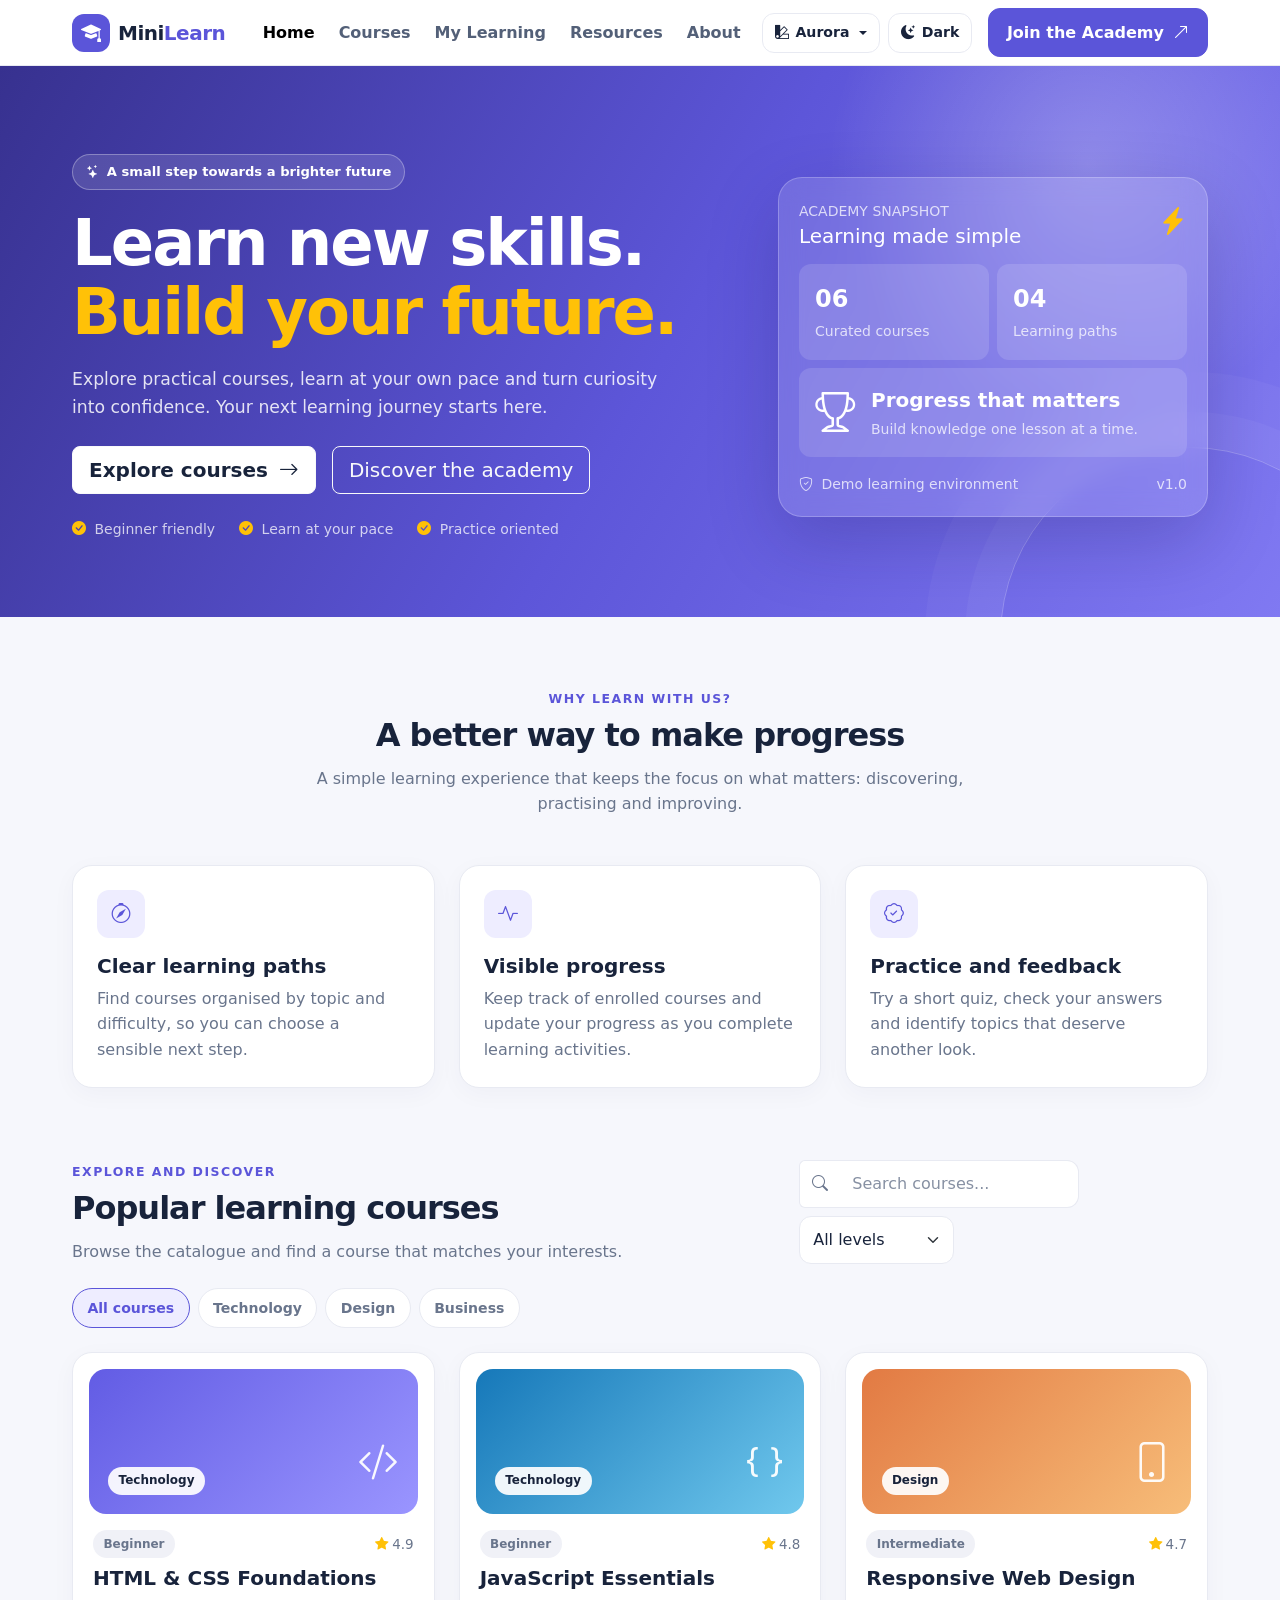
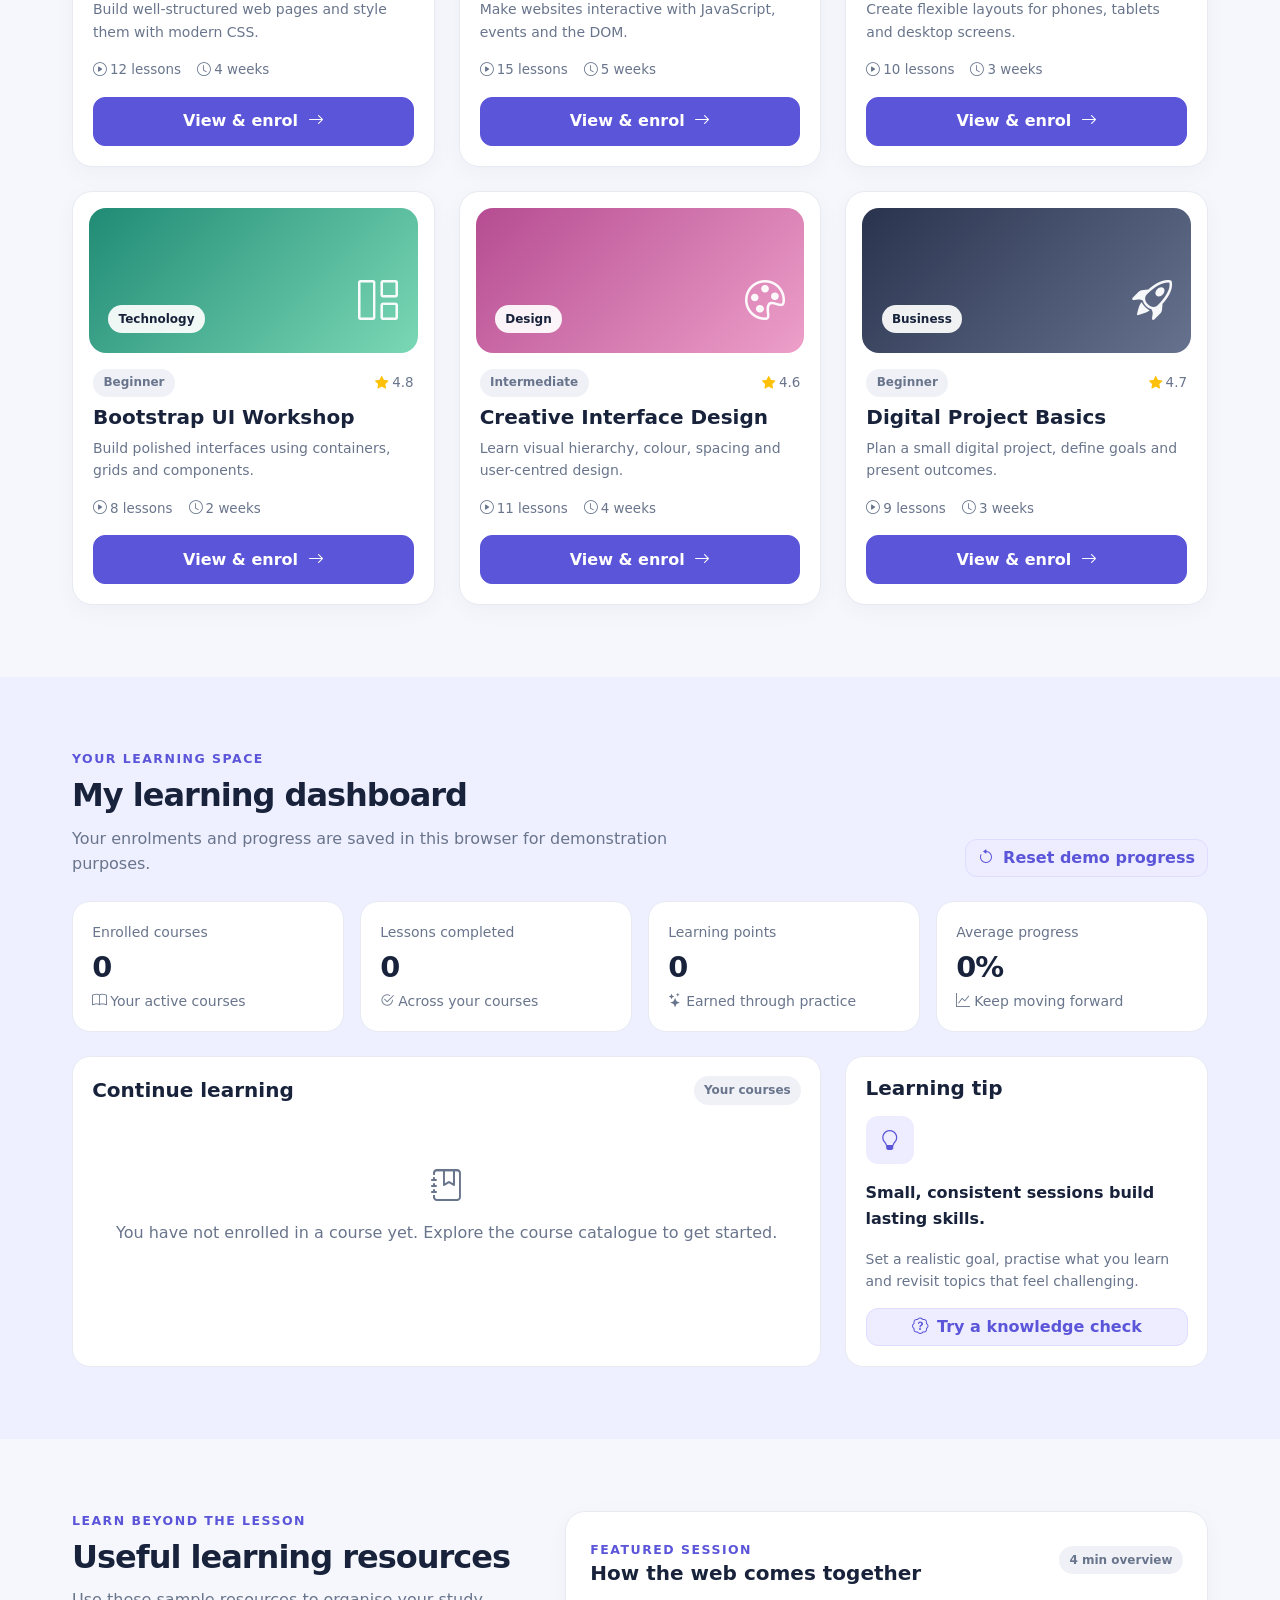
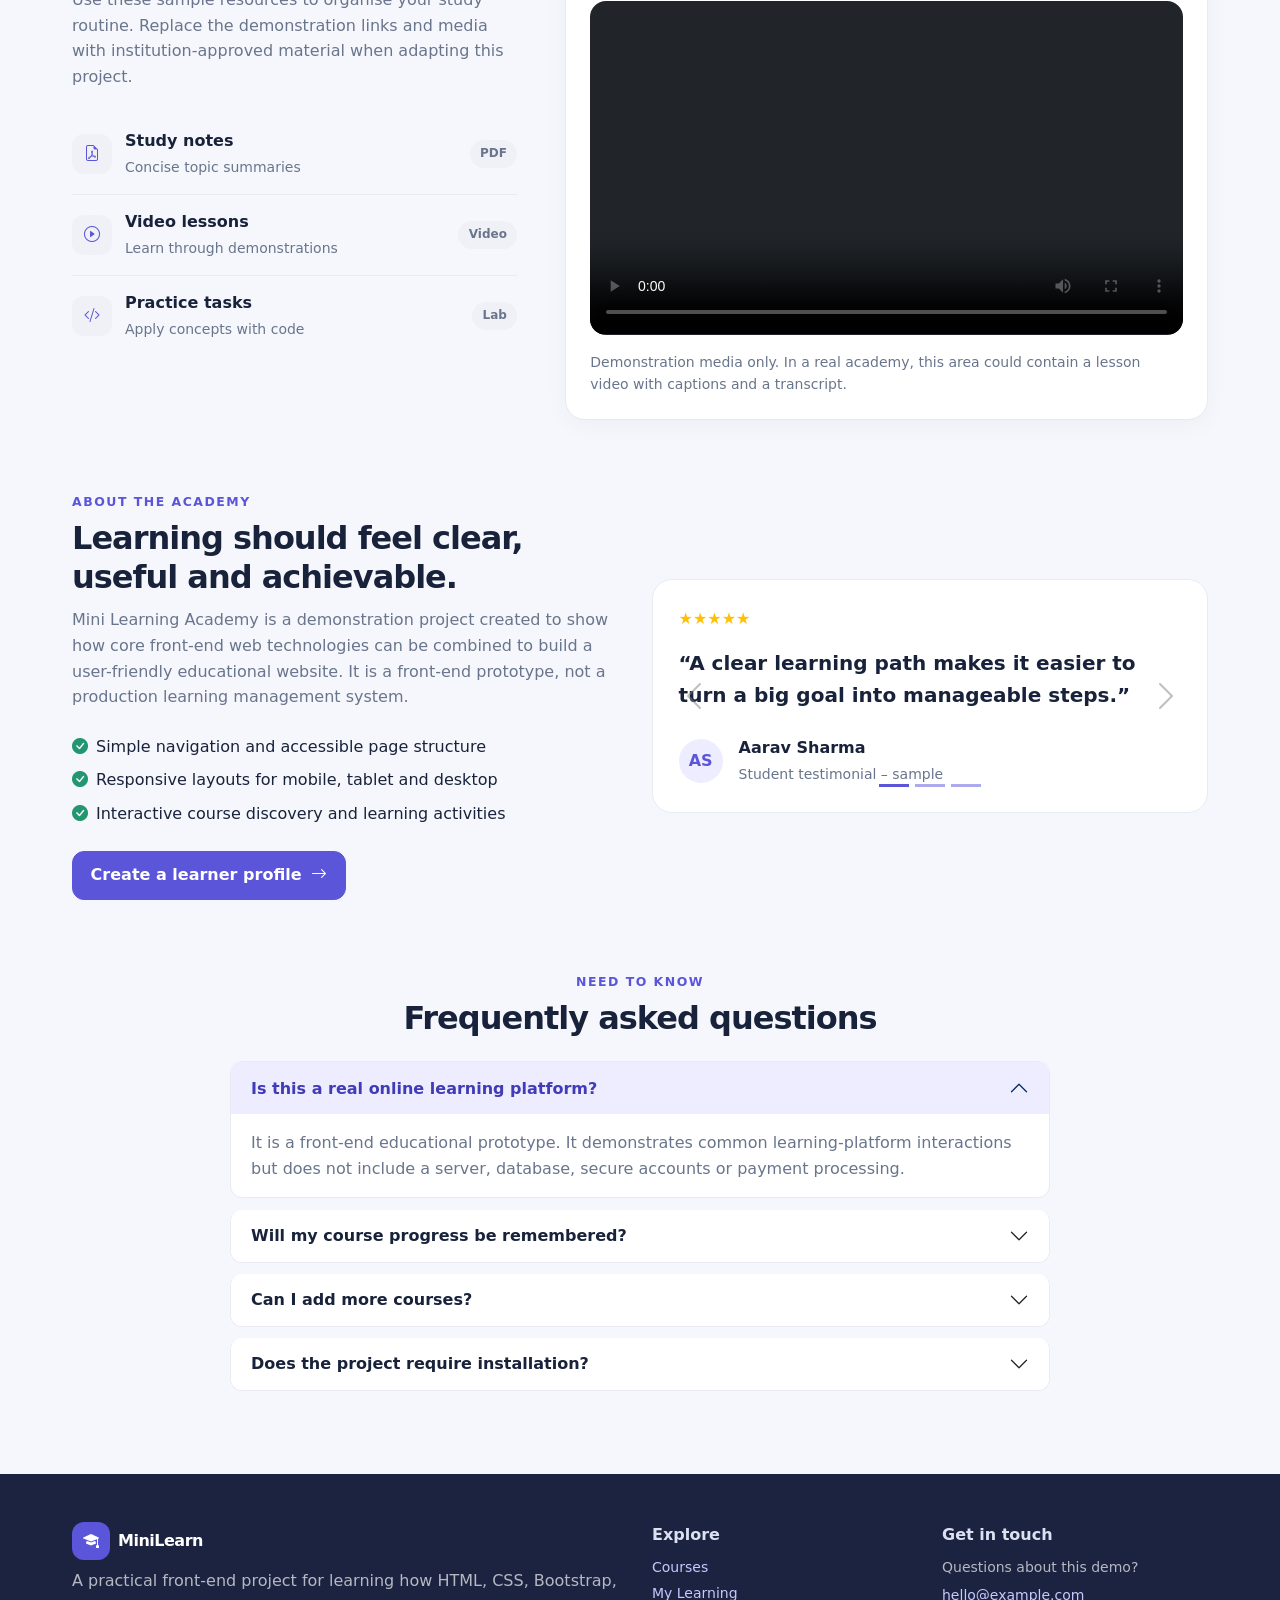
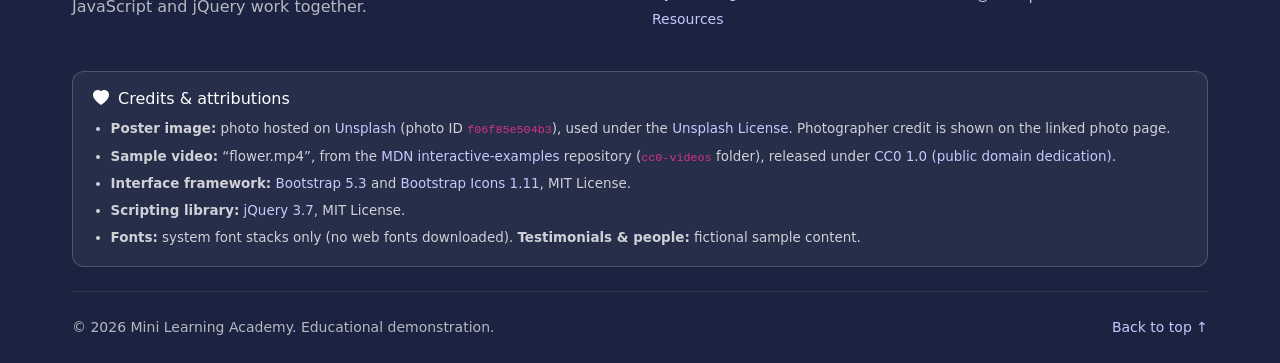
<file: code-examples/Appendix A/mini-learning-academy/index.html>
<!DOCTYPE html>
<html lang="en" data-style="aurora" data-mode="light">
<head>
  <meta charset="UTF-8">
  <meta name="viewport" content="width=device-width, initial-scale=1">
  <meta name="description" content="Mini Learning Academy - a responsive front-end learning platform demonstration.">
  <title>Mini Learning Academy | Learn Something Brilliant</title>
 
  <!-- Bootstrap CSS and Bootstrap Icons are loaded from their public CDNs. -->
  <link href="https://cdn.jsdelivr.net/npm/bootstrap@5.3.3/dist/css/bootstrap.min.css" rel="stylesheet">
  <link href="https://cdn.jsdelivr.net/npm/bootstrap-icons@1.11.3/font/bootstrap-icons.min.css" rel="stylesheet">
 
  <link rel="stylesheet" href="assets/css/styles.css">

  <!-- Apply the saved theme before first paint to avoid a light/dark flash.
       The full logic lives in assets/js/services/theme-service.js. -->
  <script>
    (function () {
      var root = document.documentElement, t = {};
      try { t = JSON.parse(localStorage.getItem("miniAcademyTheme")) || {}; } catch (e) {}
      var mode = t.mode || (window.matchMedia && matchMedia("(prefers-color-scheme: dark)").matches ? "dark" : "light");
      root.setAttribute("data-mode", mode);
      root.setAttribute("data-bs-theme", mode);
      root.setAttribute("data-style", t.style || "aurora");
    })();
  </script>
</head>
 
<body>
  <a class="visually-hidden-focusable" href="#mainContent">Skip to main content</a>
 
  <nav class="navbar navbar-expand-lg sticky-top" aria-label="Main navigation">
    <div class="container">
      <a class="navbar-brand d-flex align-items-center" href="#home" aria-label="Mini Learning Academy home">
        <span class="brand-mark"><i class="bi bi-mortarboard-fill"></i></span>
        Mini<span class="text-primary">Learn</span>
      </a>
      <button class="navbar-toggler" type="button" data-bs-toggle="collapse" data-bs-target="#mainNav"
        aria-controls="mainNav" aria-expanded="false" aria-label="Toggle navigation">
        <span class="navbar-toggler-icon"></span>
      </button>
      <div class="collapse navbar-collapse" id="mainNav">
        <ul class="navbar-nav mx-auto my-3 my-lg-0 gap-lg-2">
          <li class="nav-item"><a class="nav-link active" href="#home">Home</a></li>
          <li class="nav-item"><a class="nav-link" href="#courses">Courses</a></li>
          <li class="nav-item"><a class="nav-link" href="#dashboard">My Learning</a></li>
          <li class="nav-item"><a class="nav-link" href="#resources">Resources</a></li>
          <li class="nav-item"><a class="nav-link" href="#about">About</a></li>
        </ul>
        <div class="theme-controls me-lg-3" role="group" aria-label="Appearance settings">
          <div class="dropdown">
            <button class="theme-btn dropdown-toggle" type="button" id="styleBtn" data-bs-toggle="dropdown" aria-expanded="false" aria-label="Choose visual style">
              <i class="bi bi-palette2" aria-hidden="true"></i><span id="styleCurrent">Aurora</span>
            </button>
            <ul class="dropdown-menu theme-menu" id="styleMenu" role="menu" aria-labelledby="styleBtn"></ul>
          </div>
          <button class="theme-btn" type="button" id="modeToggle" aria-pressed="false" aria-label="Switch to dark mode">
            <i class="bi bi-moon-stars-fill" aria-hidden="true"></i><span class="mode-label">Dark</span>
          </button>
        </div>
        <button class="btn btn-brand" data-bs-toggle="modal" data-bs-target="#enrollModal">
          Join the Academy <i class="bi bi-arrow-up-right ms-1"></i>
        </button>
      </div>
    </div>
  </nav>
 
  <main id="mainContent">
    <section class="hero" id="home">
      <div class="container hero-content">
        <div class="row align-items-center g-5">
          <div class="col-lg-7">
            <span class="eyebrow"><i class="bi bi-stars"></i> A small step towards a brighter future</span>
            <h1>Learn new skills.<br><span class="text-warning">Build your future.</span></h1>
            <p>Explore practical courses, learn at your own pace and turn curiosity into confidence. Your next learning journey starts here.</p>
            <div class="d-flex flex-wrap gap-3 mt-4">
              <a class="btn btn-light btn-lg fw-bold rounded-3" href="#courses">Explore courses <i class="bi bi-arrow-right ms-1"></i></a>
              <a class="btn btn-outline-light btn-lg rounded-3" href="#about">Discover the academy</a>
            </div>
            <div class="d-flex flex-wrap gap-4 mt-4 small text-white-50">
              <span><i class="bi bi-check-circle-fill text-warning me-1"></i> Beginner friendly</span>
              <span><i class="bi bi-check-circle-fill text-warning me-1"></i> Learn at your pace</span>
              <span><i class="bi bi-check-circle-fill text-warning me-1"></i> Practice oriented</span>
            </div>
          </div>
          <div class="col-lg-5">
            <div class="hero-panel">
              <div class="d-flex align-items-center justify-content-between mb-3">
                <div><span class="small text-white-50">ACADEMY SNAPSHOT</span><h5 class="mb-0 text-white">Learning made simple</h5></div>
                <i class="bi bi-lightning-charge-fill fs-3 text-warning"></i>
              </div>
              <div class="row g-2">
                <div class="col-6"><div class="hero-stat"><strong>06</strong><span class="small text-white-50">Curated courses</span></div></div>
                <div class="col-6"><div class="hero-stat"><strong>04</strong><span class="small text-white-50">Learning paths</span></div></div>
                <div class="col-12"><div class="hero-stat d-flex align-items-center gap-3">
                  <span class="display-6"><i class="bi bi-trophy"></i></span>
                  <div><strong class="fs-5">Progress that matters</strong><span class="small text-white-50">Build knowledge one lesson at a time.</span></div>
                </div></div>
              </div>
              <div class="d-flex justify-content-between align-items-center mt-3 small text-white-50">
                <span><i class="bi bi-shield-check me-1"></i> Demo learning environment</span>
                <span>v1.0</span>
              </div>
            </div>
          </div>
        </div>
      </div>
    </section>
 
    <section class="section-space" aria-labelledby="featuresTitle">
      <div class="container">
        <div class="text-center mb-5">
          <div class="section-kicker">Why learn with us?</div>
          <h2 class="section-title" id="featuresTitle">A better way to make progress</h2>
          <p class="section-intro mx-auto">A simple learning experience that keeps the focus on what matters: discovering, practising and improving.</p>
        </div>
        <div class="row g-4">
          <div class="col-md-4"><article class="surface-card p-4">
            <div class="feature-icon mb-3"><i class="bi bi-compass"></i></div>
            <h5 class="fw-bold">Clear learning paths</h5><p class="text-secondary mb-0">Find courses organised by topic and difficulty, so you can choose a sensible next step.</p>
          </article></div>
          <div class="col-md-4"><article class="surface-card p-4">
            <div class="feature-icon mb-3"><i class="bi bi-activity"></i></div>
            <h5 class="fw-bold">Visible progress</h5><p class="text-secondary mb-0">Keep track of enrolled courses and update your progress as you complete learning activities.</p>
          </article></div>
          <div class="col-md-4"><article class="surface-card p-4">
            <div class="feature-icon mb-3"><i class="bi bi-patch-check"></i></div>
            <h5 class="fw-bold">Practice and feedback</h5><p class="text-secondary mb-0">Try a short quiz, check your answers and identify topics that deserve another look.</p>
          </article></div>
        </div>
      </div>
    </section>
 
    <section class="section-space pt-0" id="courses" aria-labelledby="coursesTitle">
      <div class="container">
        <div class="d-flex flex-column flex-lg-row justify-content-between align-items-lg-end gap-3 mb-4">
          <div><div class="section-kicker">Explore and discover</div><h2 class="section-title" id="coursesTitle">Popular learning courses</h2>
            <p class="section-intro mb-0">Browse the catalogue and find a course that matches your interests.</p></div>
          <div class="d-flex gap-2 flex-wrap">
            <div class="input-group" style="max-width:280px">
              <span class="input-group-text border-end-0"><i class="bi bi-search"></i></span>
              <input type="search" class="form-control border-start-0" id="courseSearch" placeholder="Search courses..." aria-label="Search courses">
            </div>
            <select class="form-select" id="levelFilter" aria-label="Filter courses by level" style="max-width:155px">
              <option value="all">All levels</option><option value="Beginner">Beginner</option><option value="Intermediate">Intermediate</option>
            </select>
          </div>
        </div>
        <div class="d-flex flex-wrap gap-2 mb-4" id="categoryFilters" aria-label="Course categories">
          <button class="filter-btn active" type="button" data-category="All">All courses</button>
          <button class="filter-btn" type="button" data-category="Technology">Technology</button>
          <button class="filter-btn" type="button" data-category="Design">Design</button>
          <button class="filter-btn" type="button" data-category="Business">Business</button>
        </div>
        <div class="row g-4" id="courseGrid" aria-live="polite"></div>
        <div class="empty-state d-none" id="noCourses"><i class="bi bi-search fs-2 d-block mb-2"></i>No courses match your search. Try another keyword or filter.</div>
      </div>
    </section>
 
    <section class="dashboard-band section-space" id="dashboard" aria-labelledby="dashboardTitle">
      <div class="container">
        <div class="d-flex flex-column flex-md-row justify-content-between align-items-md-end gap-3 mb-4">
          <div><div class="section-kicker">Your learning space</div><h2 class="section-title" id="dashboardTitle">My learning dashboard</h2>
            <p class="section-intro mb-0">Your enrolments and progress are saved in this browser for demonstration purposes.</p></div>
          <button class="btn btn-soft" id="resetProgressBtn"><i class="bi bi-arrow-counterclockwise me-1"></i> Reset demo progress</button>
        </div>
        <div class="row g-3 mb-4">
          <div class="col-6 col-lg-3"><div class="dashboard-card"><div class="text-secondary small">Enrolled courses</div><div class="stat-number" id="enrolledCount">0</div><div class="small text-secondary"><i class="bi bi-book me-1"></i>Your active courses</div></div></div>
          <div class="col-6 col-lg-3"><div class="dashboard-card"><div class="text-secondary small">Lessons completed</div><div class="stat-number" id="lessonsCount">0</div><div class="small text-secondary"><i class="bi bi-check2-circle me-1"></i>Across your courses</div></div></div>
          <div class="col-6 col-lg-3"><div class="dashboard-card"><div class="text-secondary small">Learning points</div><div class="stat-number" id="pointsCount">0</div><div class="small text-secondary"><i class="bi bi-stars me-1"></i>Earned through practice</div></div></div>
          <div class="col-6 col-lg-3"><div class="dashboard-card"><div class="text-secondary small">Average progress</div><div class="stat-number" id="averageProgress">0%</div><div class="small text-secondary"><i class="bi bi-graph-up me-1"></i>Keep moving forward</div></div></div>
        </div>
        <div class="row g-4">
          <div class="col-lg-8"><div class="dashboard-card h-100">
            <div class="d-flex justify-content-between align-items-center mb-3"><h5 class="fw-bold mb-0">Continue learning</h5><span class="pill">Your courses</span></div>
            <div id="myCourses"><div class="empty-state"><i class="bi bi-journal-bookmark fs-2 d-block mb-2"></i>You have not enrolled in a course yet. Explore the course catalogue to get started.</div></div>
          </div></div>
          <div class="col-lg-4"><div class="dashboard-card h-100">
            <h5 class="fw-bold mb-3">Learning tip</h5>
            <div class="feature-icon mb-3"><i class="bi bi-lightbulb"></i></div>
            <p class="fw-semibold">Small, consistent sessions build lasting skills.</p>
            <p class="text-secondary small mb-3">Set a realistic goal, practise what you learn and revisit topics that feel challenging.</p>
            <button class="btn btn-soft w-100" data-bs-toggle="modal" data-bs-target="#quizModal"><i class="bi bi-patch-question me-1"></i> Try a knowledge check</button>
          </div></div>
        </div>
      </div>
    </section>
 
    <section class="section-space" id="resources" aria-labelledby="resourcesTitle">
      <div class="container">
        <div class="row g-5 align-items-start">
          <div class="col-lg-5">
            <div class="section-kicker">Learn beyond the lesson</div><h2 class="section-title" id="resourcesTitle">Useful learning resources</h2>
            <p class="section-intro">Use these sample resources to organise your study routine. Replace the demonstration links and media with institution-approved material when adapting this project.</p>
            <div class="mt-4">
              <div class="resource-row"><span class="resource-icon"><i class="bi bi-file-earmark-pdf"></i></span><div class="flex-grow-1"><strong class="d-block">Study notes</strong><span class="small text-secondary">Concise topic summaries</span></div><span class="pill">PDF</span></div>
              <div class="resource-row"><span class="resource-icon"><i class="bi bi-play-circle"></i></span><div class="flex-grow-1"><strong class="d-block">Video lessons</strong><span class="small text-secondary">Learn through demonstrations</span></div><span class="pill">Video</span></div>
              <div class="resource-row"><span class="resource-icon"><i class="bi bi-code-slash"></i></span><div class="flex-grow-1"><strong class="d-block">Practice tasks</strong><span class="small text-secondary">Apply concepts with code</span></div><span class="pill">Lab</span></div>
            </div>
          </div>
          <div class="col-lg-7">
            <div class="surface-card p-3 p-md-4">
              <div class="d-flex justify-content-between align-items-center mb-3"><div><span class="section-kicker">Featured session</span><h5 class="fw-bold mb-0">How the web comes together</h5></div><span class="pill">4 min overview</span></div>
              <div class="ratio ratio-16x9 rounded-4 overflow-hidden bg-dark">
                <video controls poster="https://images.unsplash.com/photo-1516321318423-f06f85e504b3?auto=format&fit=crop&w=1200&q=80" aria-label="Sample learning video">
                  <source src="https://interactive-examples.mdn.mozilla.net/media/cc0-videos/flower.mp4" type="video/mp4">
                  Your browser does not support the video element.
                </video>
              </div>
              <p class="small text-secondary mt-3 mb-0">Demonstration media only. In a real academy, this area could contain a lesson video with captions and a transcript.</p>
            </div>
          </div>
        </div>
      </div>
    </section>
 
    <section class="section-space pt-0" id="about" aria-labelledby="aboutTitle">
      <div class="container">
        <div class="row g-4 align-items-center">
          <div class="col-lg-6">
            <div class="section-kicker">About the academy</div><h2 class="section-title" id="aboutTitle">Learning should feel clear, useful and achievable.</h2>
            <p class="section-intro">Mini Learning Academy is a demonstration project created to show how core front-end web technologies can be combined to build a user-friendly educational website. It is a front-end prototype, not a production learning management system.</p>
            <ul class="list-unstyled mt-4">
              <li class="mb-2"><i class="bi bi-check-circle-fill text-success me-2"></i>Simple navigation and accessible page structure</li>
              <li class="mb-2"><i class="bi bi-check-circle-fill text-success me-2"></i>Responsive layouts for mobile, tablet and desktop</li>
              <li class="mb-2"><i class="bi bi-check-circle-fill text-success me-2"></i>Interactive course discovery and learning activities</li>
            </ul>
            <button class="btn btn-brand mt-2" data-bs-toggle="modal" data-bs-target="#enrollModal">Create a learner profile <i class="bi bi-arrow-right ms-1"></i></button>
          </div>
          <div class="col-lg-6">
            <div id="testimonialCarousel" class="carousel slide" data-bs-ride="carousel">
              <div class="carousel-indicators">
                <button type="button" data-bs-target="#testimonialCarousel" data-bs-slide-to="0" class="active" aria-current="true" aria-label="Testimonial 1"></button>
                <button type="button" data-bs-target="#testimonialCarousel" data-bs-slide-to="1" aria-label="Testimonial 2"></button>
                <button type="button" data-bs-target="#testimonialCarousel" data-bs-slide-to="2" aria-label="Testimonial 3"></button>
              </div>
              <div class="carousel-inner">
                <div class="carousel-item active"><div class="quote-card"><div class="text-warning mb-3">★★★★★</div><blockquote class="fs-5 fw-semibold">“A clear learning path makes it easier to turn a big goal into manageable steps.”</blockquote><div class="d-flex align-items-center gap-3 mt-4"><span class="avatar">AS</span><div><strong class="d-block">Aarav Sharma</strong><span class="small text-secondary">Student testimonial – sample</span></div></div></div></div>
                <div class="carousel-item"><div class="quote-card"><div class="text-warning mb-3">★★★★★</div><blockquote class="fs-5 fw-semibold">“Being able to practise and see progress helps me stay motivated.”</blockquote><div class="d-flex align-items-center gap-3 mt-4"><span class="avatar">MP</span><div><strong class="d-block">Meera Patel</strong><span class="small text-secondary">Student testimonial – sample</span></div></div></div></div>
                <div class="carousel-item"><div class="quote-card"><div class="text-warning mb-3">★★★★★</div><blockquote class="fs-5 fw-semibold">“Short lessons and practical activities make learning feel achievable.”</blockquote><div class="d-flex align-items-center gap-3 mt-4"><span class="avatar">RK</span><div><strong class="d-block">Rohan Kumar</strong><span class="small text-secondary">Student testimonial – sample</span></div></div></div></div>
              </div>
              <button class="carousel-control-prev" type="button" data-bs-target="#testimonialCarousel" data-bs-slide="prev" aria-label="Previous testimonial"><span class="carousel-control-prev-icon"></span></button>
              <button class="carousel-control-next" type="button" data-bs-target="#testimonialCarousel" data-bs-slide="next" aria-label="Next testimonial"><span class="carousel-control-next-icon"></span></button>
            </div>
          </div>
        </div>
      </div>
    </section>
 
    <section class="section-space pt-0" aria-labelledby="faqTitle">
      <div class="container">
        <div class="text-center mb-4"><div class="section-kicker">Need to know</div><h2 class="section-title" id="faqTitle">Frequently asked questions</h2></div>
        <div class="accordion mx-auto" id="faqAccordion" style="max-width:820px">
          <div class="accordion-item"><h3 class="accordion-header"><button class="accordion-button" type="button" data-bs-toggle="collapse" data-bs-target="#faqOne" aria-expanded="true" aria-controls="faqOne">Is this a real online learning platform?</button></h3><div id="faqOne" class="accordion-collapse collapse show" data-bs-parent="#faqAccordion"><div class="accordion-body text-secondary">It is a front-end educational prototype. It demonstrates common learning-platform interactions but does not include a server, database, secure accounts or payment processing.</div></div></div>
          <div class="accordion-item"><h3 class="accordion-header"><button class="accordion-button collapsed" type="button" data-bs-toggle="collapse" data-bs-target="#faqTwo" aria-expanded="false" aria-controls="faqTwo">Will my course progress be remembered?</button></h3><div id="faqTwo" class="accordion-collapse collapse" data-bs-parent="#faqAccordion"><div class="accordion-body text-secondary">The demonstration stores progress in the browser's localStorage. It remains on the same browser and device, but it is not synchronised across devices or users.</div></div></div>
          <div class="accordion-item"><h3 class="accordion-header"><button class="accordion-button collapsed" type="button" data-bs-toggle="collapse" data-bs-target="#faqThree" aria-expanded="false" aria-controls="faqThree">Can I add more courses?</button></h3><div id="faqThree" class="accordion-collapse collapse" data-bs-parent="#faqAccordion"><div class="accordion-body text-secondary">Yes. Add another course object to the courses array in the JavaScript section. The catalogue is generated dynamically from that array.</div></div></div>
          <div class="accordion-item"><h3 class="accordion-header"><button class="accordion-button collapsed" type="button" data-bs-toggle="collapse" data-bs-target="#faqFour" aria-expanded="false" aria-controls="faqFour">Does the project require installation?</button></h3><div id="faqFour" class="accordion-collapse collapse" data-bs-parent="#faqAccordion"><div class="accordion-body text-secondary">No installation is required. Save the file and open it in a modern browser with an internet connection to load Bootstrap, icons and jQuery from their CDNs.</div></div></div>
        </div>
      </div>
    </section>
  </main>
 
  <footer class="site-footer">
    <div class="container">
      <div class="row g-4">
        <div class="col-md-6"><a class="navbar-brand text-white d-inline-flex align-items-center mb-2" href="#home"><span class="brand-mark"><i class="bi bi-mortarboard-fill"></i></span>MiniLearn</a>
          <p class="text-white-50 mb-0">A practical front-end project for learning how HTML, CSS, Bootstrap, JavaScript and jQuery work together.</p></div>
        <div class="col-6 col-md-3"><strong class="d-block mb-2">Explore</strong><ul class="list-unstyled small"><li class="mb-1"><a href="#courses">Courses</a></li><li class="mb-1"><a href="#dashboard">My Learning</a></li><li class="mb-1"><a href="#resources">Resources</a></li></ul></div>
        <div class="col-6 col-md-3"><strong class="d-block mb-2">Get in touch</strong><p class="small text-white-50 mb-1">Questions about this demo?</p><a href="mailto:hello@example.com" class="small">hello@example.com</a></div>
      </div>
      <section class="credits mt-4" id="credits" aria-labelledby="creditsTitle">
        <h2 id="creditsTitle"><i class="bi bi-heart-fill me-1" aria-hidden="true"></i> Credits &amp; attributions</h2>
        <ul>
          <li><strong>Poster image:</strong> photo hosted on <a href="https://unsplash.com/photos/f06f85e504b3" target="_blank" rel="noopener noreferrer">Unsplash</a> (photo ID <code>f06f85e504b3</code>), used under the <a href="https://unsplash.com/license" target="_blank" rel="noopener noreferrer">Unsplash License</a>. Photographer credit is shown on the linked photo page.</li>
          <li><strong>Sample video:</strong> “flower.mp4”, from the <a href="https://github.com/mdn/interactive-examples" target="_blank" rel="noopener noreferrer">MDN interactive-examples</a> repository (<code>cc0-videos</code> folder), released under <a href="https://creativecommons.org/publicdomain/zero/1.0/" target="_blank" rel="noopener noreferrer">CC0 1.0 (public domain dedication)</a>.</li>
          <li><strong>Interface framework:</strong> <a href="https://getbootstrap.com/" target="_blank" rel="noopener noreferrer">Bootstrap 5.3</a> and <a href="https://icons.getbootstrap.com/" target="_blank" rel="noopener noreferrer">Bootstrap Icons 1.11</a>, MIT License.</li>
          <li><strong>Scripting library:</strong> <a href="https://jquery.com/" target="_blank" rel="noopener noreferrer">jQuery 3.7</a>, MIT License.</li>
          <li><strong>Fonts:</strong> system font stacks only (no web fonts downloaded). <strong>Testimonials &amp; people:</strong> fictional sample content.</li>
        </ul>
      </section>
      <hr class="border-secondary my-4">
      <div class="d-flex flex-column flex-sm-row justify-content-between gap-2 small text-white-50"><span>© <span id="currentYear"></span> Mini Learning Academy. Educational demonstration.</span><a href="#home">Back to top ↑</a></div>
    </div>
  </footer>
 
  <!-- Enrolment modal -->
  <div class="modal fade" id="enrollModal" tabindex="-1" aria-labelledby="enrollModalTitle" aria-hidden="true">
    <div class="modal-dialog modal-dialog-centered">
      <div class="modal-content border-0 rounded-4">
        <div class="modal-header border-0 px-4 pt-4"><div><span class="section-kicker">Get started</span><h5 class="modal-title fw-bold" id="enrollModalTitle">Create your learner profile</h5></div><button type="button" class="btn-close" data-bs-dismiss="modal" aria-label="Close"></button></div>
        <div class="modal-body px-4 pb-4">
          <form id="enrollmentForm" novalidate>
            <div class="mb-3"><label for="learnerName" class="form-label fw-semibold">Full name</label><input type="text" class="form-control" id="learnerName" name="learnerName" required minlength="2" placeholder="e.g. Ananya Verma"><div class="invalid-feedback">Please enter at least two characters.</div></div>
            <div class="mb-3"><label for="learnerEmail" class="form-label fw-semibold">Email address</label><input type="email" class="form-control" id="learnerEmail" name="learnerEmail" required placeholder="name@example.com"><div class="invalid-feedback">Enter a valid email address.</div></div>
            <div class="mb-3"><label for="learnerInterest" class="form-label fw-semibold">Area of interest</label><select class="form-select" id="learnerInterest" required><option value="">Choose an area</option><option>Technology</option><option>Design</option><option>Business</option></select><div class="invalid-feedback">Please select an area of interest.</div></div>
            <div class="form-check mb-3"><input class="form-check-input" type="checkbox" id="termsCheck" required><label class="form-check-label small" for="termsCheck">I understand this is a front-end demonstration project.</label><div class="invalid-feedback">Please confirm before continuing.</div></div>
            <button type="submit" class="btn btn-brand w-100">Save learner profile <i class="bi bi-arrow-right ms-1"></i></button>
            <p class="small text-secondary mt-3 mb-0"><i class="bi bi-lock me-1"></i>Demo only: information is stored locally in this browser, not sent to a server.</p>
          </form>
        </div>
      </div>
    </div>
  </div>
 
  <!-- Quiz modal -->
  <div class="modal fade" id="quizModal" tabindex="-1" aria-labelledby="quizModalTitle" aria-hidden="true">
    <div class="modal-dialog modal-dialog-centered">
      <div class="modal-content border-0 rounded-4">
        <div class="modal-header border-0 px-4 pt-4"><div><span class="section-kicker">Quick knowledge check</span><h5 class="modal-title fw-bold" id="quizModalTitle">Web development basics</h5></div><button type="button" class="btn-close" data-bs-dismiss="modal" aria-label="Close"></button></div>
        <div class="modal-body px-4 pb-4">
          <div class="d-flex justify-content-between small text-secondary mb-2"><span id="quizQuestionNumber">Question 1 of 3</span><span id="quizScore">Score: 0</span></div>
          <div class="progress mb-3"><div class="progress-bar" id="quizProgress" style="width:33%"></div></div>
          <h6 class="fw-bold mb-3" id="quizQuestion"></h6>
          <div id="quizOptions"></div>
          <div class="small mt-3" id="quizFeedback" aria-live="polite"></div>
          <div class="d-flex justify-content-end mt-3"><button class="btn btn-brand" id="nextQuestionBtn" disabled>Next question <i class="bi bi-arrow-right ms-1"></i></button></div>
        </div>
      </div>
    </div>
  </div>
 
  <div class="toast-container position-fixed bottom-0 end-0 p-3">
    <div id="academyToast" class="toast border-0 shadow" role="status" aria-live="polite" aria-atomic="true">
      <div class="d-flex"><div class="toast-body" id="toastMessage">Welcome to Mini Learning Academy.</div><button type="button" class="btn-close me-2 m-auto" data-bs-dismiss="toast" aria-label="Close"></button></div>
    </div>
  </div>
 
  <script src="https://code.jquery.com/jquery-3.7.1.min.js"></script>
  <script src="https://cdn.jsdelivr.net/npm/bootstrap@5.3.3/dist/js/bootstrap.bundle.min.js"></script>
  <!-- Classic scripts, loaded in dependency order: data -> state -> services -> ui -> handlers -> app. -->
  <script src="assets/js/data/courses.js"></script>
  <script src="assets/js/data/quiz-questions.js"></script>
  <script src="assets/js/state/academy-state.js"></script>
  <script src="assets/js/services/storage-service.js"></script>
  <script src="assets/js/services/theme-service.js"></script>
  <script src="assets/js/ui/notifications.js"></script>
  <script src="assets/js/ui/course-view.js"></script>
  <script src="assets/js/ui/dashboard-view.js"></script>
  <script src="assets/js/ui/quiz-view.js"></script>
  <script src="assets/js/ui/theme-switcher.js"></script>
  <script src="assets/js/handlers/event-handlers.js"></script>
  <script src="assets/js/app.js"></script>
</body>
</html>
</file>
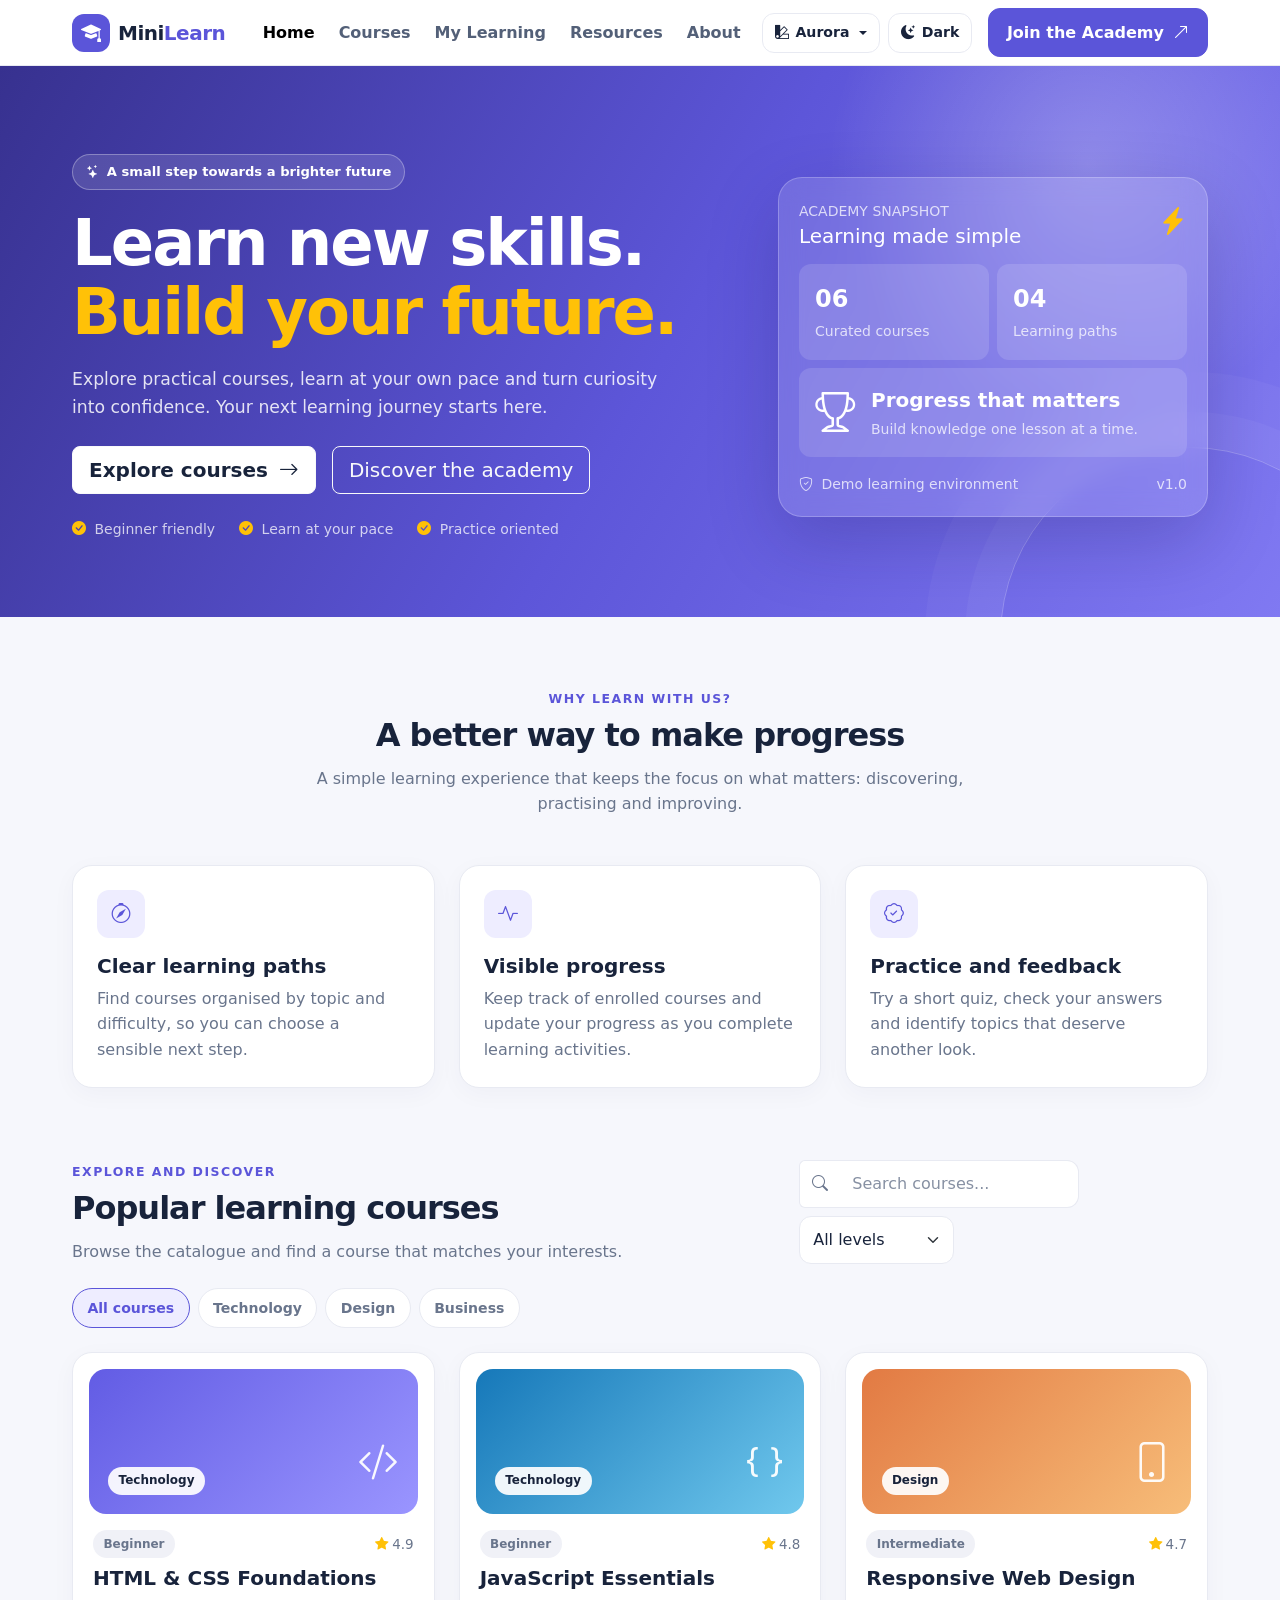
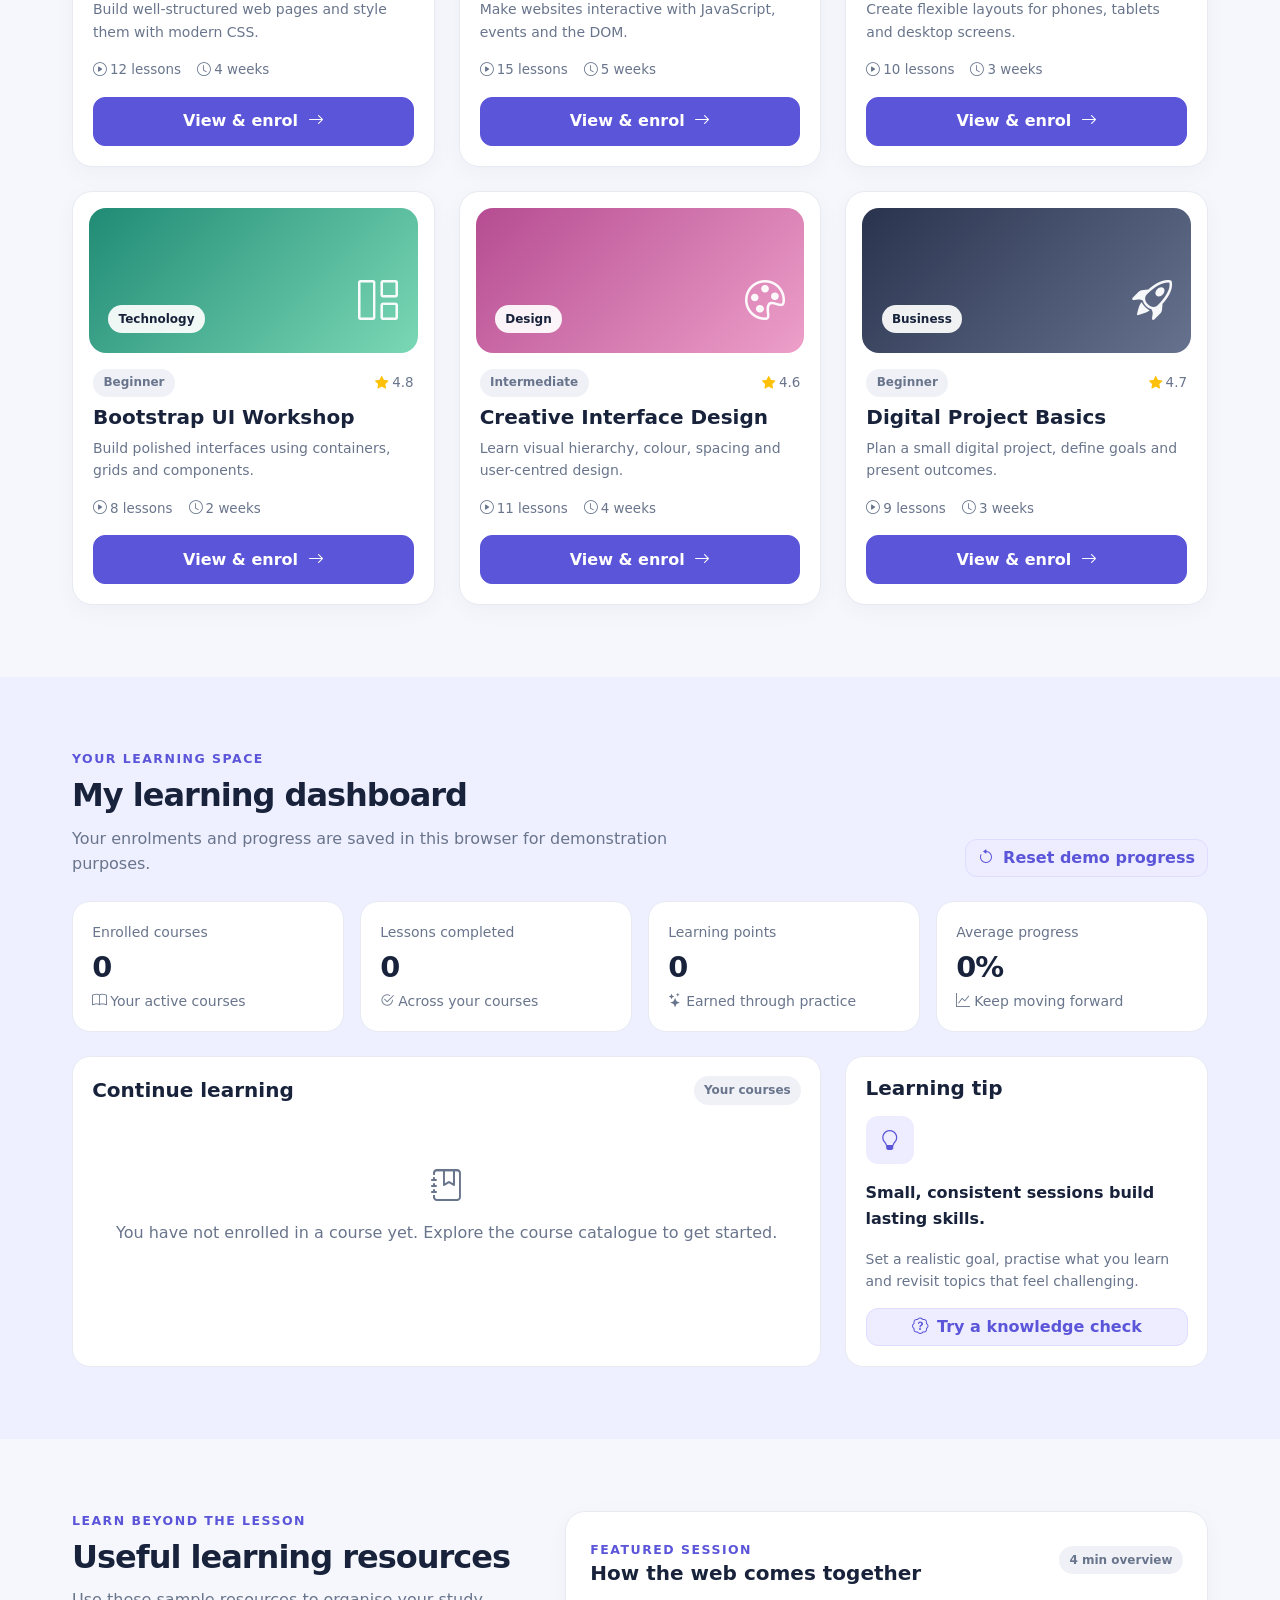
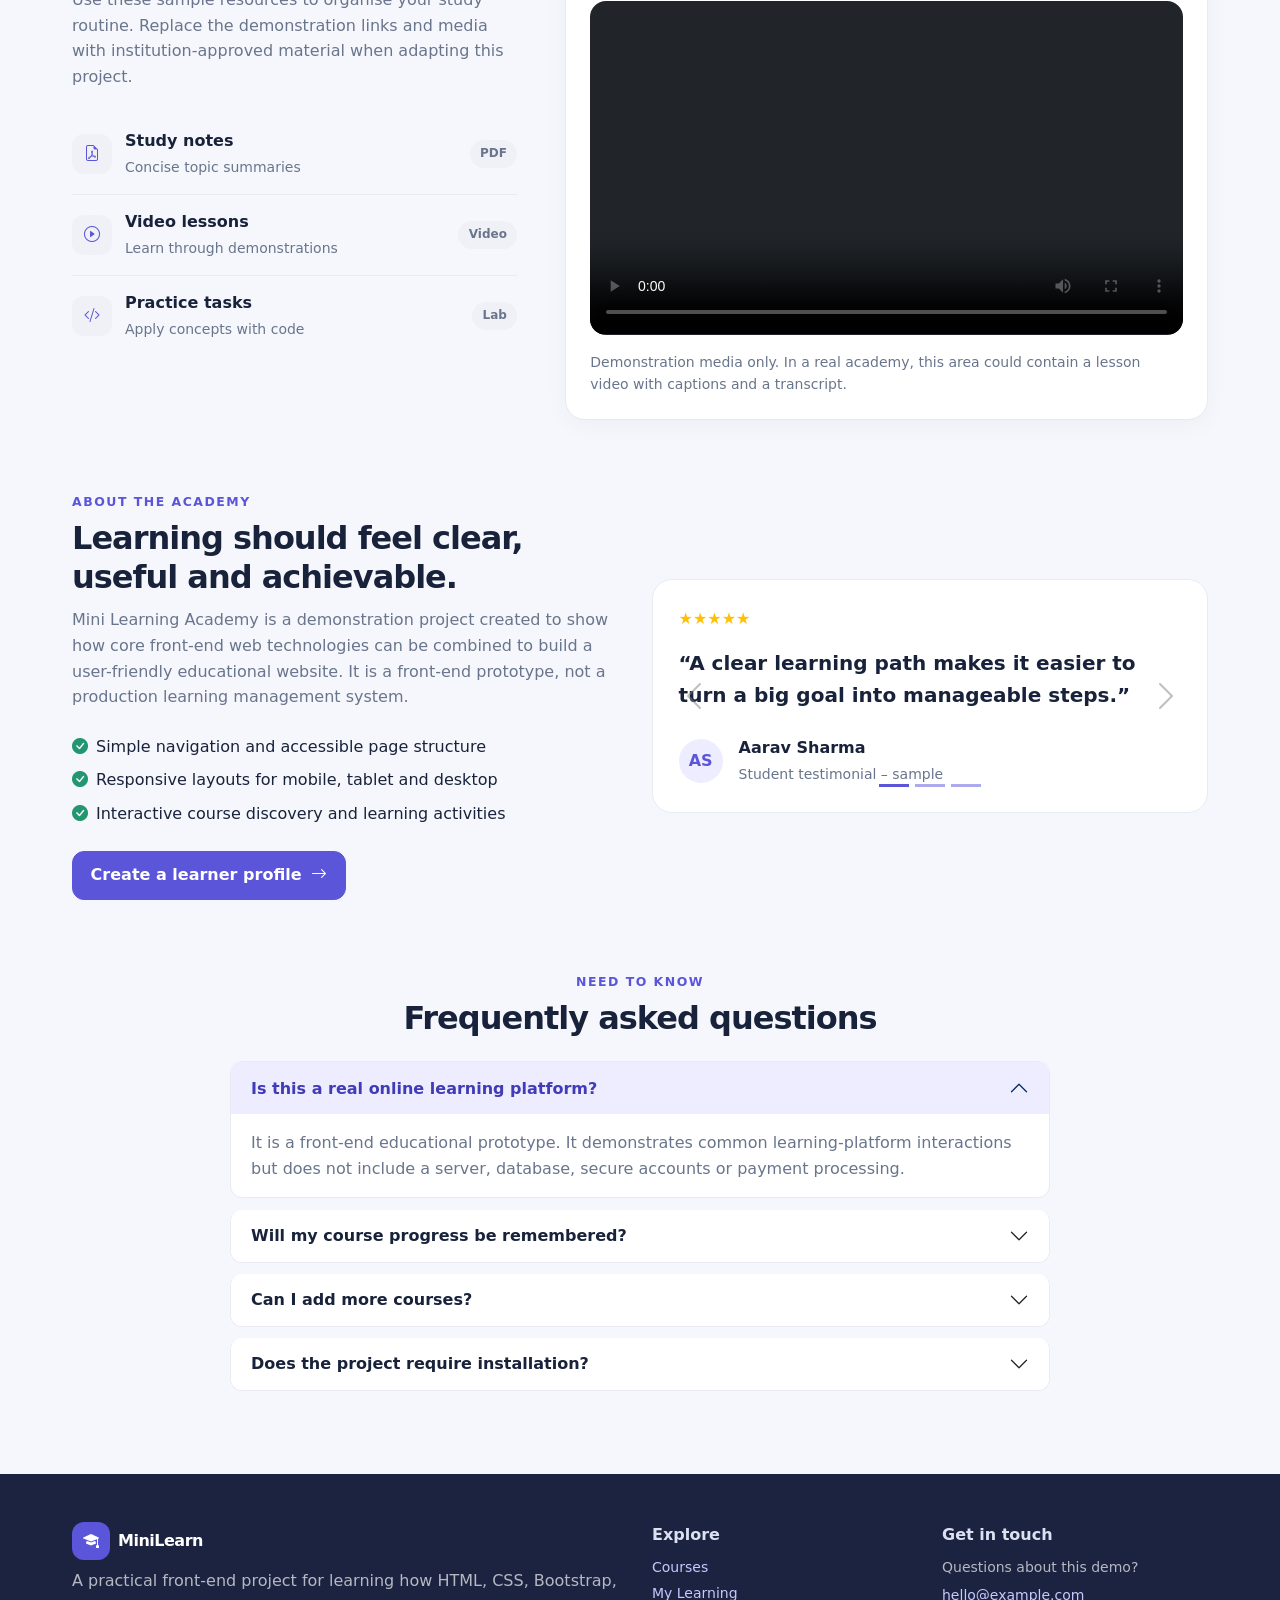
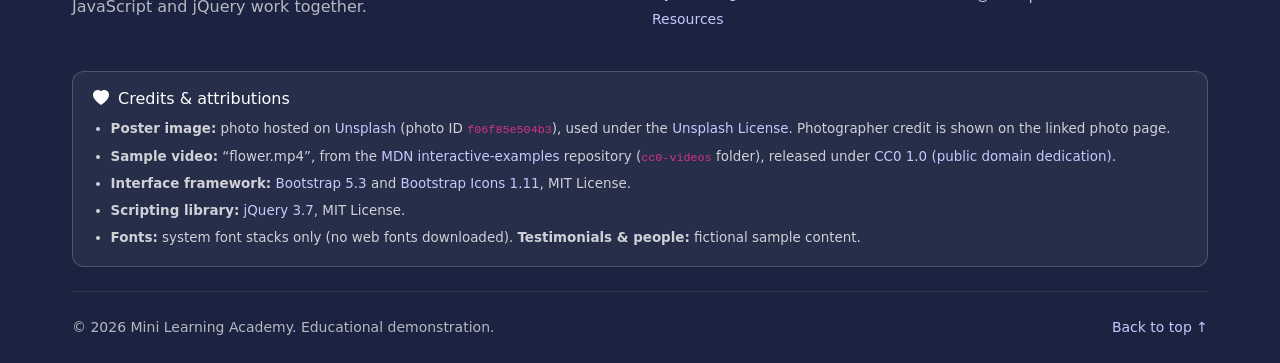
<file: code-examples/Appendix A/mini-learning-academy_error/index.html>
<!DOCTYPE html>
<html lang="en" data-style="aurora" data-mode="light">
<head>
  <meta charset="UTF-8">
  <meta name="viewport" content="width=device-width, initial-scale=1">
  <meta name="description" content="Mini Learning Academy - a responsive front-end learning platform demonstration.">
  <title>Mini Learning Academy | Learn Something Brilliant</title>
 
  <!-- Bootstrap CSS and Bootstrap Icons are loaded from their public CDNs. -->
  <link href="https://cdn.jsdelivr.net/npm/bootstrap@5.3.3/dist/css/bootstrap.min.css" rel="stylesheet">
  <link href="https://cdn.jsdelivr.net/npm/bootstrap-icons@1.11.3/font/bootstrap-icons.min.css" rel="stylesheet">
 
  <link rel="stylesheet" href="assets/css/styles.css">

  <!-- Apply the saved theme before first paint to avoid a light/dark flash.
       The full logic lives in assets/js/services/theme-service.js. -->
  <script>
    (function () {
      var root = document.documentElement, t = {};
      try { t = JSON.parse(localStorage.getItem("miniAcademyTheme")) || {}; } catch (e) {}
      var mode = t.mode || (window.matchMedia && matchMedia("(prefers-color-scheme: dark)").matches ? "dark" : "light");
      root.setAttribute("data-mode", mode);
      root.setAttribute("data-bs-theme", mode);
      root.setAttribute("data-style", t.style || "aurora");
    })();
  </script>
</head>
 
<body>
  <a class="visually-hidden-focusable" href="#mainContent">Skip to main content</a>
 
  <nav class="navbar navbar-expand-lg sticky-top" aria-label="Main navigation">
    <div class="container">
      <a class="navbar-brand d-flex align-items-center" href="#home" aria-label="Mini Learning Academy home">
        <span class="brand-mark"><i class="bi bi-mortarboard-fill"></i></span>
        Mini<span class="text-primary">Learn</span>
      </a>
      <button class="navbar-toggler" type="button" data-bs-toggle="collapse" data-bs-target="#mainNav"
        aria-controls="mainNav" aria-expanded="false" aria-label="Toggle navigation">
        <span class="navbar-toggler-icon"></span>
      </button>
      <div class="collapse navbar-collapse" id="mainNav">
        <ul class="navbar-nav mx-auto my-3 my-lg-0 gap-lg-2">
          <li class="nav-item"><a class="nav-link active" href="#home">Home</a></li>
          <li class="nav-item"><a class="nav-link" href="#courses">Courses</a></li>
          <li class="nav-item"><a class="nav-link" href="#dashboard">My Learning</a></li>
          <li class="nav-item"><a class="nav-link" href="#resources">Resources</a></li>
          <li class="nav-item"><a class="nav-link" href="#about">About</a></li>
        </ul>
        <div class="theme-controls me-lg-3" role="group" aria-label="Appearance settings">
          <div class="dropdown">
            <button class="theme-btn dropdown-toggle" type="button" id="styleBtn" data-bs-toggle="dropdown" aria-expanded="false" aria-label="Choose visual style">
              <i class="bi bi-palette2" aria-hidden="true"></i><span id="styleCurrent">Aurora</span>
            </button>
            <ul class="dropdown-menu theme-menu" id="styleMenu" role="menu" aria-labelledby="styleBtn"></ul>
          </div>
          <button class="theme-btn" type="button" id="modeToggle" aria-pressed="false" aria-label="Switch to dark mode">
            <i class="bi bi-moon-stars-fill" aria-hidden="true"></i><span class="mode-label">Dark</span>
          </button>
        </div>
        <button class="btn btn-brand" data-bs-toggle="modal" data-bs-target="#enrollModal">
          Join the Academy <i class="bi bi-arrow-up-right ms-1"></i>
        </button>
      </div>
    </div>
  </nav>
 
  <main id="mainContent">
    <section class="hero" id="home">
      <div class="container hero-content">
        <div class="row align-items-center g-5">
          <div class="col-lg-7">
            <span class="eyebrow"><i class="bi bi-stars"></i> A small step towards a brighter future</span>
            <h1>Learn new skills.<br><span class="text-warning">Build your future.</span></h1>
            <p>Explore practical courses, learn at your own pace and turn curiosity into confidence. Your next learning journey starts here.</p>
            <div class="d-flex flex-wrap gap-3 mt-4">
              <a class="btn btn-light btn-lg fw-bold rounded-3" href="#courses">Explore courses <i class="bi bi-arrow-right ms-1"></i></a>
              <a class="btn btn-outline-light btn-lg rounded-3" href="#about">Discover the academy</a>
            </div>
            <div class="d-flex flex-wrap gap-4 mt-4 small text-white-50">
              <span><i class="bi bi-check-circle-fill text-warning me-1"></i> Beginner friendly</span>
              <span><i class="bi bi-check-circle-fill text-warning me-1"></i> Learn at your pace</span>
              <span><i class="bi bi-check-circle-fill text-warning me-1"></i> Practice oriented</span>
            </div>
          </div>
          <div class="col-lg-5">
            <div class="hero-panel">
              <div class="d-flex align-items-center justify-content-between mb-3">
                <div><span class="small text-white-50">ACADEMY SNAPSHOT</span><h5 class="mb-0 text-white">Learning made simple</h5></div>
                <i class="bi bi-lightning-charge-fill fs-3 text-warning"></i>
              </div>
              <div class="row g-2">
                <div class="col-6"><div class="hero-stat"><strong>06</strong><span class="small text-white-50">Curated courses</span></div></div>
                <div class="col-6"><div class="hero-stat"><strong>04</strong><span class="small text-white-50">Learning paths</span></div></div>
                <div class="col-12"><div class="hero-stat d-flex align-items-center gap-3">
                  <span class="display-6"><i class="bi bi-trophy"></i></span>
                  <div><strong class="fs-5">Progress that matters</strong><span class="small text-white-50">Build knowledge one lesson at a time.</span></div>
                </div></div>
              </div>
              <div class="d-flex justify-content-between align-items-center mt-3 small text-white-50">
                <span><i class="bi bi-shield-check me-1"></i> Demo learning environment</span>
                <span>v1.0</span>
              </div>
            </div>
          </div>
        </div>
      </div>
    </section>
 
    <section class="section-space" aria-labelledby="featuresTitle">
      <div class="container">
        <div class="text-center mb-5">
          <div class="section-kicker">Why learn with us?</div>
          <h2 class="section-title" id="featuresTitle">A better way to make progress</h2>
          <p class="section-intro mx-auto">A simple learning experience that keeps the focus on what matters: discovering, practising and improving.</p>
        </div>
        <div class="row g-4">
          <div class="col-md-4"><article class="surface-card p-4">
            <div class="feature-icon mb-3"><i class="bi bi-compass"></i></div>
            <h5 class="fw-bold">Clear learning paths</h5><p class="text-secondary mb-0">Find courses organised by topic and difficulty, so you can choose a sensible next step.</p>
          </article></div>
          <div class="col-md-4"><article class="surface-card p-4">
            <div class="feature-icon mb-3"><i class="bi bi-activity"></i></div>
            <h5 class="fw-bold">Visible progress</h5><p class="text-secondary mb-0">Keep track of enrolled courses and update your progress as you complete learning activities.</p>
          </article></div>
          <div class="col-md-4"><article class="surface-card p-4">
            <div class="feature-icon mb-3"><i class="bi bi-patch-check"></i></div>
            <h5 class="fw-bold">Practice and feedback</h5><p class="text-secondary mb-0">Try a short quiz, check your answers and identify topics that deserve another look.</p>
          </article></div>
        </div>
      </div>
    </section>
 
    <section class="section-space pt-0" id="courses" aria-labelledby="coursesTitle">
      <div class="container">
        <div class="d-flex flex-column flex-lg-row justify-content-between align-items-lg-end gap-3 mb-4">
          <div><div class="section-kicker">Explore and discover</div><h2 class="section-title" id="coursesTitle">Popular learning courses</h2>
            <p class="section-intro mb-0">Browse the catalogue and find a course that matches your interests.</p></div>
          <div class="d-flex gap-2 flex-wrap">
            <div class="input-group" style="max-width:280px">
              <span class="input-group-text border-end-0"><i class="bi bi-search"></i></span>
              <input type="search" class="form-control border-start-0" id="courseSearch" placeholder="Search courses..." aria-label="Search courses">
            </div>
            <select class="form-select" id="levelFilter" aria-label="Filter courses by level" style="max-width:155px">
              <option value="all">All levels</option><option value="Beginner">Beginner</option><option value="Intermediate">Intermediate</option>
            </select>
          </div>
        </div>
        <div class="d-flex flex-wrap gap-2 mb-4" id="categoryFilters" aria-label="Course categories">
          <button class="filter-btn active" type="button" data-category="All">All courses</button>
          <button class="filter-btn" type="button" data-category="Technology">Technology</button>
          <button class="filter-btn" type="button" data-category="Design">Design</button>
          <button class="filter-btn" type="button" data-category="Business">Business</button>
        </div>
        <div class="row g-4" id="courseGrid" aria-live="polite"></div>
        <div class="empty-state d-none" id="noCourses"><i class="bi bi-search fs-2 d-block mb-2"></i>No courses match your search. Try another keyword or filter.</div>
      </div>
    </section>
 
    <section class="dashboard-band section-space" id="dashboard" aria-labelledby="dashboardTitle">
      <div class="container">
        <div class="d-flex flex-column flex-md-row justify-content-between align-items-md-end gap-3 mb-4">
          <div><div class="section-kicker">Your learning space</div><h2 class="section-title" id="dashboardTitle">My learning dashboard</h2>
            <p class="section-intro mb-0">Your enrolments and progress are saved in this browser for demonstration purposes.</p></div>
          <button class="btn btn-soft" id="resetProgressBtn"><i class="bi bi-arrow-counterclockwise me-1"></i> Reset demo progress</button>
        </div>
        <div class="row g-3 mb-4">
          <div class="col-6 col-lg-3"><div class="dashboard-card"><div class="text-secondary small">Enrolled courses</div><div class="stat-number" id="enrolledCount">0</div><div class="small text-secondary"><i class="bi bi-book me-1"></i>Your active courses</div></div></div>
          <div class="col-6 col-lg-3"><div class="dashboard-card"><div class="text-secondary small">Lessons completed</div><div class="stat-number" id="lessonsCount">0</div><div class="small text-secondary"><i class="bi bi-check2-circle me-1"></i>Across your courses</div></div></div>
          <div class="col-6 col-lg-3"><div class="dashboard-card"><div class="text-secondary small">Learning points</div><div class="stat-number" id="pointsCount">0</div><div class="small text-secondary"><i class="bi bi-stars me-1"></i>Earned through practice</div></div></div>
          <div class="col-6 col-lg-3"><div class="dashboard-card"><div class="text-secondary small">Average progress</div><div class="stat-number" id="averageProgress">0%</div><div class="small text-secondary"><i class="bi bi-graph-up me-1"></i>Keep moving forward</div></div></div>
        </div>
        <div class="row g-4">
          <div class="col-lg-8"><div class="dashboard-card h-100">
            <div class="d-flex justify-content-between align-items-center mb-3"><h5 class="fw-bold mb-0">Continue learning</h5><span class="pill">Your courses</span></div>
            <div id="myCourses"><div class="empty-state"><i class="bi bi-journal-bookmark fs-2 d-block mb-2"></i>You have not enrolled in a course yet. Explore the course catalogue to get started.</div></div>
          </div></div>
          <div class="col-lg-4"><div class="dashboard-card h-100">
            <h5 class="fw-bold mb-3">Learning tip</h5>
            <div class="feature-icon mb-3"><i class="bi bi-lightbulb"></i></div>
            <p class="fw-semibold">Small, consistent sessions build lasting skills.</p>
            <p class="text-secondary small mb-3">Set a realistic goal, practise what you learn and revisit topics that feel challenging.</p>
            <button class="btn btn-soft w-100" data-bs-toggle="modal" data-bs-target="#quizModal"><i class="bi bi-patch-question me-1"></i> Try a knowledge check</button>
          </div></div>
        </div>
      </div>
    </section>
 
    <section class="section-space" id="resources" aria-labelledby="resourcesTitle">
      <div class="container">
        <div class="row g-5 align-items-start">
          <div class="col-lg-5">
            <div class="section-kicker">Learn beyond the lesson</div><h2 class="section-title" id="resourcesTitle">Useful learning resources</h2>
            <p class="section-intro">Use these sample resources to organise your study routine. Replace the demonstration links and media with institution-approved material when adapting this project.</p>
            <div class="mt-4">
              <div class="resource-row"><span class="resource-icon"><i class="bi bi-file-earmark-pdf"></i></span><div class="flex-grow-1"><strong class="d-block">Study notes</strong><span class="small text-secondary">Concise topic summaries</span></div><span class="pill">PDF</span></div>
              <div class="resource-row"><span class="resource-icon"><i class="bi bi-play-circle"></i></span><div class="flex-grow-1"><strong class="d-block">Video lessons</strong><span class="small text-secondary">Learn through demonstrations</span></div><span class="pill">Video</span></div>
              <div class="resource-row"><span class="resource-icon"><i class="bi bi-code-slash"></i></span><div class="flex-grow-1"><strong class="d-block">Practice tasks</strong><span class="small text-secondary">Apply concepts with code</span></div><span class="pill">Lab</span></div>
            </div>
          </div>
          <div class="col-lg-7">
            <div class="surface-card p-3 p-md-4">
              <div class="d-flex justify-content-between align-items-center mb-3"><div><span class="section-kicker">Featured session</span><h5 class="fw-bold mb-0">How the web comes together</h5></div><span class="pill">4 min overview</span></div>
              <div class="ratio ratio-16x9 rounded-4 overflow-hidden bg-dark">
                <video controls poster="https://images.unsplash.com/photo-1516321318423-f06f85e504b3?auto=format&fit=crop&w=1200&q=80" aria-label="Sample learning video">
                  <source src="https://interactive-examples.mdn.mozilla.net/media/cc0-videos/flower.mp4" type="video/mp4">
                  Your browser does not support the video element.
                </video>
              </div>
              <p class="small text-secondary mt-3 mb-0">Demonstration media only. In a real academy, this area could contain a lesson video with captions and a transcript.</p>
            </div>
          </div>
        </div>
      </div>
    </section>
 
    <section class="section-space pt-0" id="about" aria-labelledby="aboutTitle">
      <div class="container">
        <div class="row g-4 align-items-center">
          <div class="col-lg-6">
            <div class="section-kicker">About the academy</div><h2 class="section-title" id="aboutTitle">Learning should feel clear, useful and achievable.</h2>
            <p class="section-intro">Mini Learning Academy is a demonstration project created to show how core front-end web technologies can be combined to build a user-friendly educational website. It is a front-end prototype, not a production learning management system.</p>
            <ul class="list-unstyled mt-4">
              <li class="mb-2"><i class="bi bi-check-circle-fill text-success me-2"></i>Simple navigation and accessible page structure</li>
              <li class="mb-2"><i class="bi bi-check-circle-fill text-success me-2"></i>Responsive layouts for mobile, tablet and desktop</li>
              <li class="mb-2"><i class="bi bi-check-circle-fill text-success me-2"></i>Interactive course discovery and learning activities</li>
            </ul>
            <button class="btn btn-brand mt-2" data-bs-toggle="modal" data-bs-target="#enrollModal">Create a learner profile <i class="bi bi-arrow-right ms-1"></i></button>
          </div>
          <div class="col-lg-6">
            <div id="testimonialCarousel" class="carousel slide" data-bs-ride="carousel">
              <div class="carousel-indicators">
                <button type="button" data-bs-target="#testimonialCarousel" data-bs-slide-to="0" class="active" aria-current="true" aria-label="Testimonial 1"></button>
                <button type="button" data-bs-target="#testimonialCarousel" data-bs-slide-to="1" aria-label="Testimonial 2"></button>
                <button type="button" data-bs-target="#testimonialCarousel" data-bs-slide-to="2" aria-label="Testimonial 3"></button>
              </div>
              <div class="carousel-inner">
                <div class="carousel-item active"><div class="quote-card"><div class="text-warning mb-3">★★★★★</div><blockquote class="fs-5 fw-semibold">“A clear learning path makes it easier to turn a big goal into manageable steps.”</blockquote><div class="d-flex align-items-center gap-3 mt-4"><span class="avatar">AS</span><div><strong class="d-block">Aarav Sharma</strong><span class="small text-secondary">Student testimonial – sample</span></div></div></div></div>
                <div class="carousel-item"><div class="quote-card"><div class="text-warning mb-3">★★★★★</div><blockquote class="fs-5 fw-semibold">“Being able to practise and see progress helps me stay motivated.”</blockquote><div class="d-flex align-items-center gap-3 mt-4"><span class="avatar">MP</span><div><strong class="d-block">Meera Patel</strong><span class="small text-secondary">Student testimonial – sample</span></div></div></div></div>
                <div class="carousel-item"><div class="quote-card"><div class="text-warning mb-3">★★★★★</div><blockquote class="fs-5 fw-semibold">“Short lessons and practical activities make learning feel achievable.”</blockquote><div class="d-flex align-items-center gap-3 mt-4"><span class="avatar">RK</span><div><strong class="d-block">Rohan Kumar</strong><span class="small text-secondary">Student testimonial – sample</span></div></div></div></div>
              </div>
              <button class="carousel-control-prev" type="button" data-bs-target="#testimonialCarousel" data-bs-slide="prev" aria-label="Previous testimonial"><span class="carousel-control-prev-icon"></span></button>
              <button class="carousel-control-next" type="button" data-bs-target="#testimonialCarousel" data-bs-slide="next" aria-label="Next testimonial"><span class="carousel-control-next-icon"></span></button>
            </div>
          </div>
        </div>
      </div>
    </section>
 
    <section class="section-space pt-0" aria-labelledby="faqTitle">
      <div class="container">
        <div class="text-center mb-4"><div class="section-kicker">Need to know</div><h2 class="section-title" id="faqTitle">Frequently asked questions</h2></div>
        <div class="accordion mx-auto" id="faqAccordion" style="max-width:820px">
          <div class="accordion-item"><h3 class="accordion-header"><button class="accordion-button" type="button" data-bs-toggle="collapse" data-bs-target="#faqOne" aria-expanded="true" aria-controls="faqOne">Is this a real online learning platform?</button></h3><div id="faqOne" class="accordion-collapse collapse show" data-bs-parent="#faqAccordion"><div class="accordion-body text-secondary">It is a front-end educational prototype. It demonstrates common learning-platform interactions but does not include a server, database, secure accounts or payment processing.</div></div></div>
          <div class="accordion-item"><h3 class="accordion-header"><button class="accordion-button collapsed" type="button" data-bs-toggle="collapse" data-bs-target="#faqTwo" aria-expanded="false" aria-controls="faqTwo">Will my course progress be remembered?</button></h3><div id="faqTwo" class="accordion-collapse collapse" data-bs-parent="#faqAccordion"><div class="accordion-body text-secondary">The demonstration stores progress in the browser's localStorage. It remains on the same browser and device, but it is not synchronised across devices or users.</div></div></div>
          <div class="accordion-item"><h3 class="accordion-header"><button class="accordion-button collapsed" type="button" data-bs-toggle="collapse" data-bs-target="#faqThree" aria-expanded="false" aria-controls="faqThree">Can I add more courses?</button></h3><div id="faqThree" class="accordion-collapse collapse" data-bs-parent="#faqAccordion"><div class="accordion-body text-secondary">Yes. Add another course object to the courses array in the JavaScript section. The catalogue is generated dynamically from that array.</div></div></div>
          <div class="accordion-item"><h3 class="accordion-header"><button class="accordion-button collapsed" type="button" data-bs-toggle="collapse" data-bs-target="#faqFour" aria-expanded="false" aria-controls="faqFour">Does the project require installation?</button></h3><div id="faqFour" class="accordion-collapse collapse" data-bs-parent="#faqAccordion"><div class="accordion-body text-secondary">No installation is required. Save the file and open it in a modern browser with an internet connection to load Bootstrap, icons and jQuery from their CDNs.</div></div></div>
        </div>
      </div>
    </section>
  </main>
 
  <footer class="site-footer">
    <div class="container">
      <div class="row g-4">
        <div class="col-md-6"><a class="navbar-brand text-white d-inline-flex align-items-center mb-2" href="#home"><span class="brand-mark"><i class="bi bi-mortarboard-fill"></i></span>MiniLearn</a>
          <p class="text-white-50 mb-0">A practical front-end project for learning how HTML, CSS, Bootstrap, JavaScript and jQuery work together.</p></div>
        <div class="col-6 col-md-3"><strong class="d-block mb-2">Explore</strong><ul class="list-unstyled small"><li class="mb-1"><a href="#courses">Courses</a></li><li class="mb-1"><a href="#dashboard">My Learning</a></li><li class="mb-1"><a href="#resources">Resources</a></li></ul></div>
        <div class="col-6 col-md-3"><strong class="d-block mb-2">Get in touch</strong><p class="small text-white-50 mb-1">Questions about this demo?</p><a href="mailto:hello@example.com" class="small">hello@example.com</a></div>
      </div>
      <section class="credits mt-4" id="credits" aria-labelledby="creditsTitle">
        <h2 id="creditsTitle"><i class="bi bi-heart-fill me-1" aria-hidden="true"></i> Credits &amp; attributions</h2>
        <ul>
          <li><strong>Poster image:</strong> photo hosted on <a href="https://unsplash.com/photos/f06f85e504b3" target="_blank" rel="noopener noreferrer">Unsplash</a> (photo ID <code>f06f85e504b3</code>), used under the <a href="https://unsplash.com/license" target="_blank" rel="noopener noreferrer">Unsplash License</a>. Photographer credit is shown on the linked photo page.</li>
          <li><strong>Sample video:</strong> “flower.mp4”, from the <a href="https://github.com/mdn/interactive-examples" target="_blank" rel="noopener noreferrer">MDN interactive-examples</a> repository (<code>cc0-videos</code> folder), released under <a href="https://creativecommons.org/publicdomain/zero/1.0/" target="_blank" rel="noopener noreferrer">CC0 1.0 (public domain dedication)</a>.</li>
          <li><strong>Interface framework:</strong> <a href="https://getbootstrap.com/" target="_blank" rel="noopener noreferrer">Bootstrap 5.3</a> and <a href="https://icons.getbootstrap.com/" target="_blank" rel="noopener noreferrer">Bootstrap Icons 1.11</a>, MIT License.</li>
          <li><strong>Scripting library:</strong> <a href="https://jquery.com/" target="_blank" rel="noopener noreferrer">jQuery 3.7</a>, MIT License.</li>
          <li><strong>Fonts:</strong> system font stacks only (no web fonts downloaded). <strong>Testimonials &amp; people:</strong> fictional sample content.</li>
        </ul>
      </section>
      <hr class="border-secondary my-4">
      <div class="d-flex flex-column flex-sm-row justify-content-between gap-2 small text-white-50"><span>© <span id="currentYear"></span> Mini Learning Academy. Educational demonstration.</span><a href="#home">Back to top ↑</a></div>
    </div>
  </footer>
 
  <!-- Enrolment modal -->
  <div class="modal fade" id="enrollModal" tabindex="-1" aria-labelledby="enrollModalTitle" aria-hidden="true">
    <div class="modal-dialog modal-dialog-centered">
      <div class="modal-content border-0 rounded-4">
        <div class="modal-header border-0 px-4 pt-4"><div><span class="section-kicker">Get started</span><h5 class="modal-title fw-bold" id="enrollModalTitle">Create your learner profile</h5></div><button type="button" class="btn-close" data-bs-dismiss="modal" aria-label="Close"></button></div>
        <div class="modal-body px-4 pb-4">
          <form id="enrollmentForm" novalidate>
            <div class="mb-3"><label for="learnerName" class="form-label fw-semibold">Full name</label><input type="text" class="form-control" id="learnerName" name="learnerName" required minlength="2" placeholder="e.g. Ananya Verma"><div class="invalid-feedback">Please enter at least two characters.</div></div>
            <div class="mb-3"><label for="learnerEmail" class="form-label fw-semibold">Email address</label><input type="email" class="form-control" id="learnerEmail" name="learnerEmail" required placeholder="name@example.com"><div class="invalid-feedback">Enter a valid email address.</div></div>
            <div class="mb-3"><label for="learnerInterest" class="form-label fw-semibold">Area of interest</label><select class="form-select" id="learnerInterest" required><option value="">Choose an area</option><option>Technology</option><option>Design</option><option>Business</option></select><div class="invalid-feedback">Please select an area of interest.</div></div>
            <div class="form-check mb-3"><input class="form-check-input" type="checkbox" id="termsCheck" required><label class="form-check-label small" for="termsCheck">I understand this is a front-end demonstration project.</label><div class="invalid-feedback">Please confirm before continuing.</div></div>
            <button type="submit" class="btn btn-brand w-100">Save learner profile <i class="bi bi-arrow-right ms-1"></i></button>
            <p class="small text-secondary mt-3 mb-0"><i class="bi bi-lock me-1"></i>Demo only: information is stored locally in this browser, not sent to a server.</p>
          </form>
        </div>
      </div>
    </div>
  </div>
 
  <!-- Quiz modal -->
  <div class="modal fade" id="quizModal" tabindex="-1" aria-labelledby="quizModalTitle" aria-hidden="true">
    <div class="modal-dialog modal-dialog-centered">
      <div class="modal-content border-0 rounded-4">
        <div class="modal-header border-0 px-4 pt-4"><div><span class="section-kicker">Quick knowledge check</span><h5 class="modal-title fw-bold" id="quizModalTitle">Web development basics</h5></div><button type="button" class="btn-close" data-bs-dismiss="modal" aria-label="Close"></button></div>
        <div class="modal-body px-4 pb-4">
          <div class="d-flex justify-content-between small text-secondary mb-2"><span id="quizQuestionNumber">Question 1 of 3</span><span id="quizScore">Score: 0</span></div>
          <div class="progress mb-3"><div class="progress-bar" id="quizProgress" style="width:33%"></div></div>
          <h6 class="fw-bold mb-3" id="quizQuestion"></h6>
          <div id="quizOptions"></div>
          <div class="small mt-3" id="quizFeedback" aria-live="polite"></div>
          <div class="d-flex justify-content-end mt-3"><button class="btn btn-brand" id="nextQuestionBtn" disabled>Next question <i class="bi bi-arrow-right ms-1"></i></button></div>
        </div>
      </div>
    </div>
  </div>
 
  <div class="toast-container position-fixed bottom-0 end-0 p-3">
    <div id="academyToast" class="toast border-0 shadow" role="status" aria-live="polite" aria-atomic="true">
      <div class="d-flex"><div class="toast-body" id="toastMessage">Welcome to Mini Learning Academy.</div><button type="button" class="btn-close me-2 m-auto" data-bs-dismiss="toast" aria-label="Close"></button></div>
    </div>
  </div>
 
  <script src="https://code.jquery.com/jquery-3.7.1.min.js"></script>
  <script src="https://cdn.jsdelivr.net/npm/bootstrap@5.3.3/dist/js/bootstrap.bundle.min.js"></script>
  <script type="module" src="assets/js/app.js"></script>
</body>
</html>
</file>
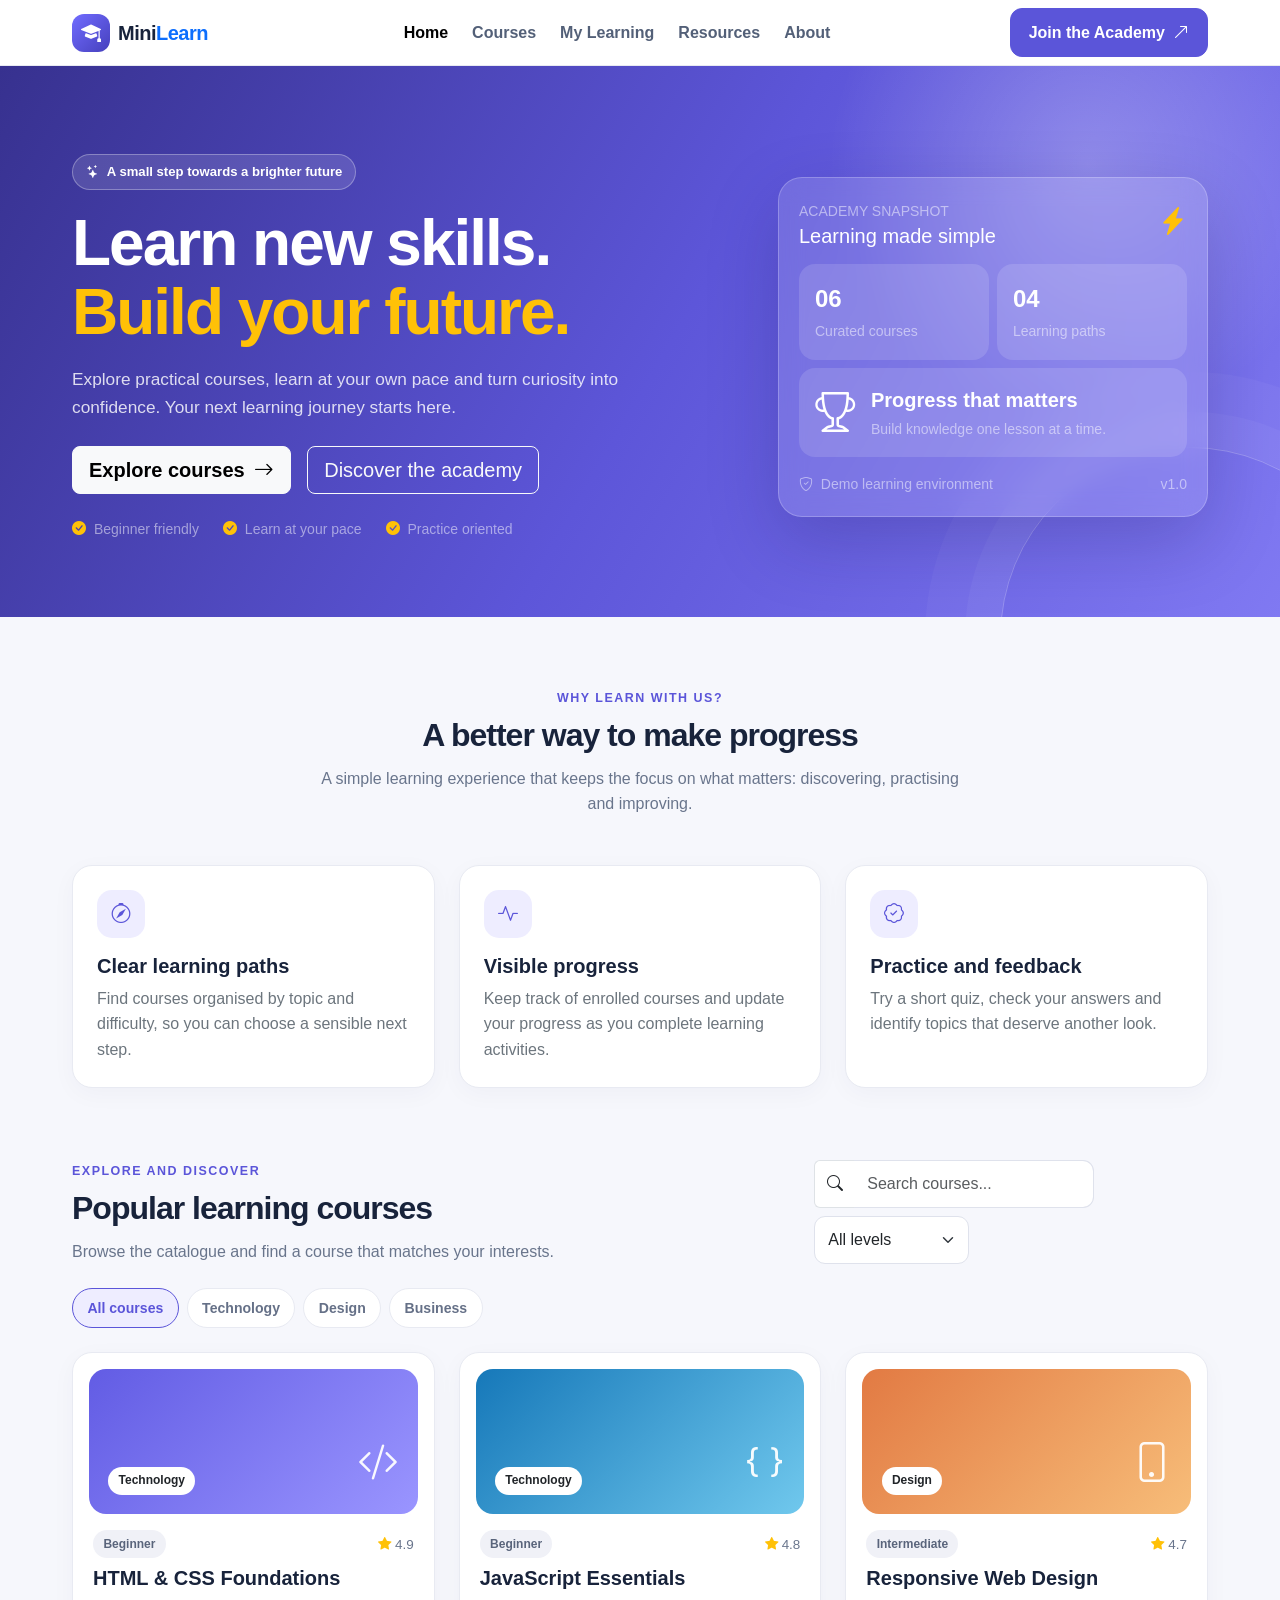
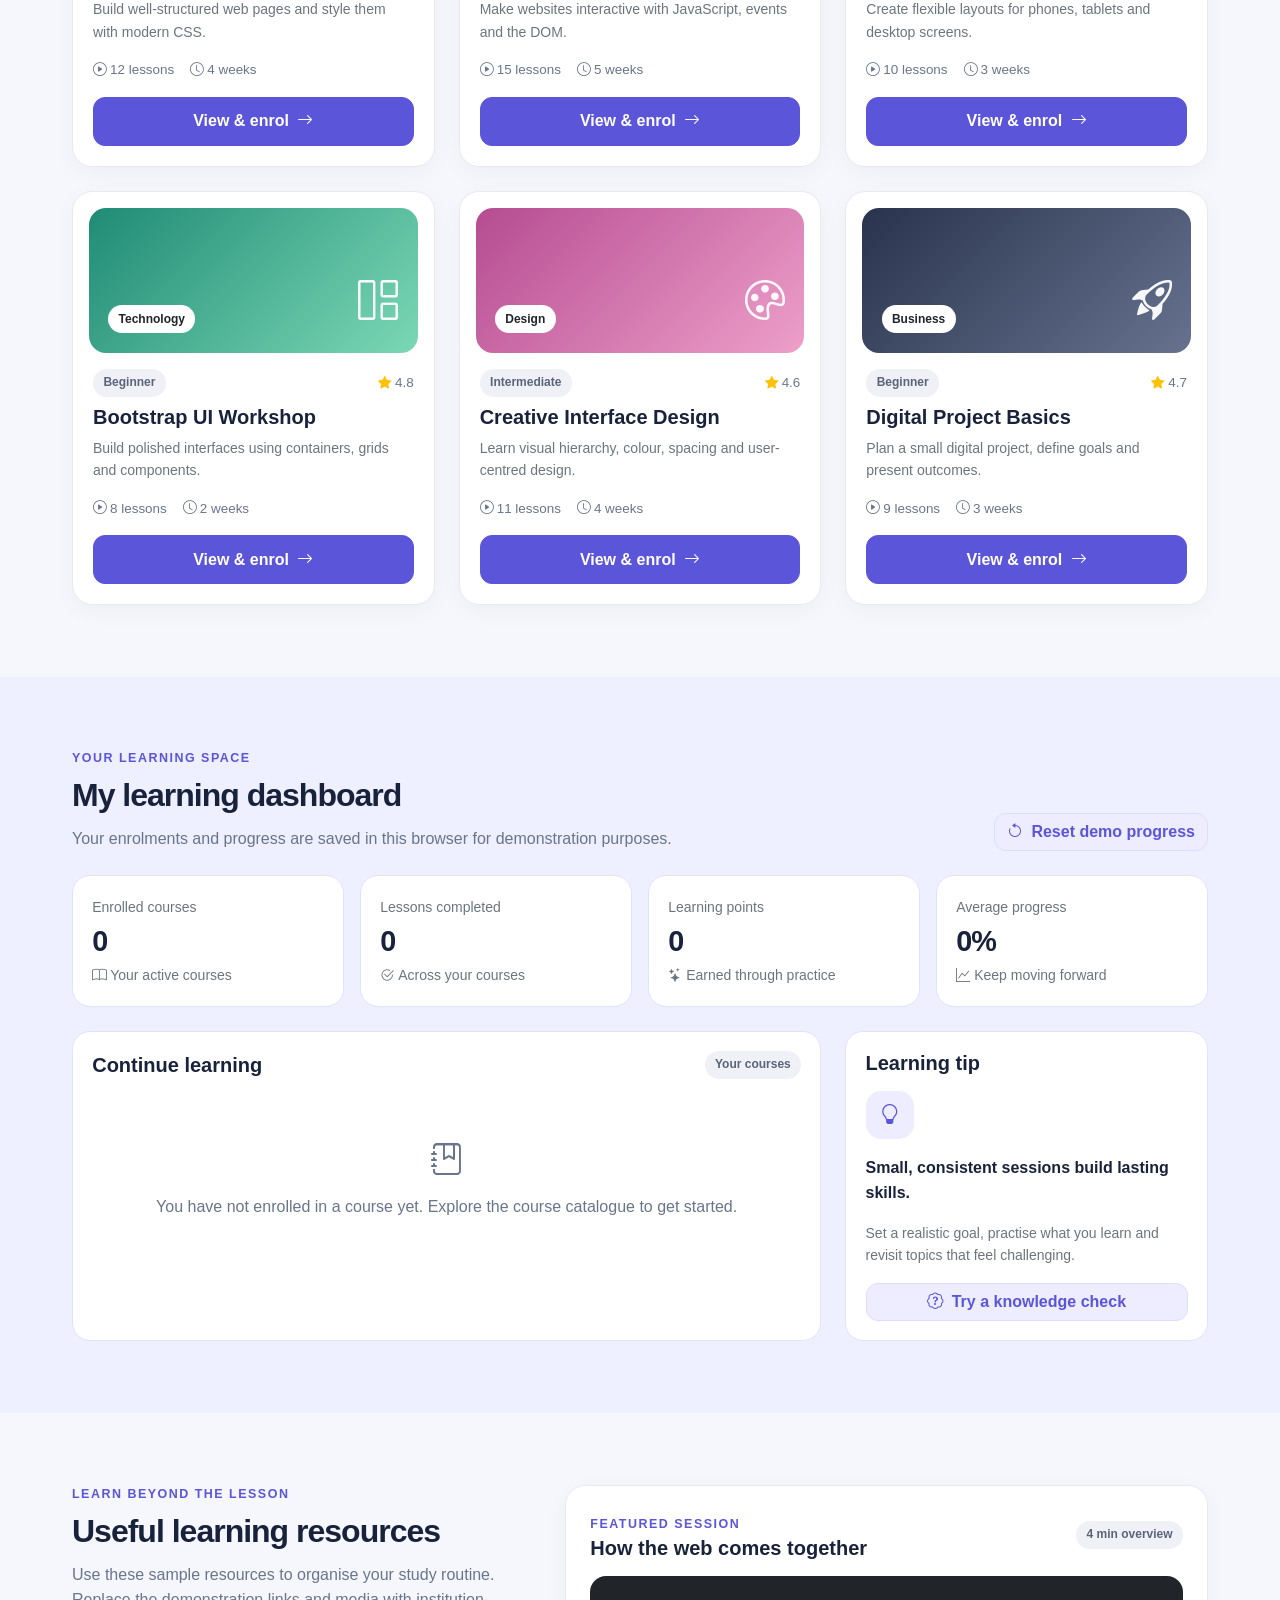
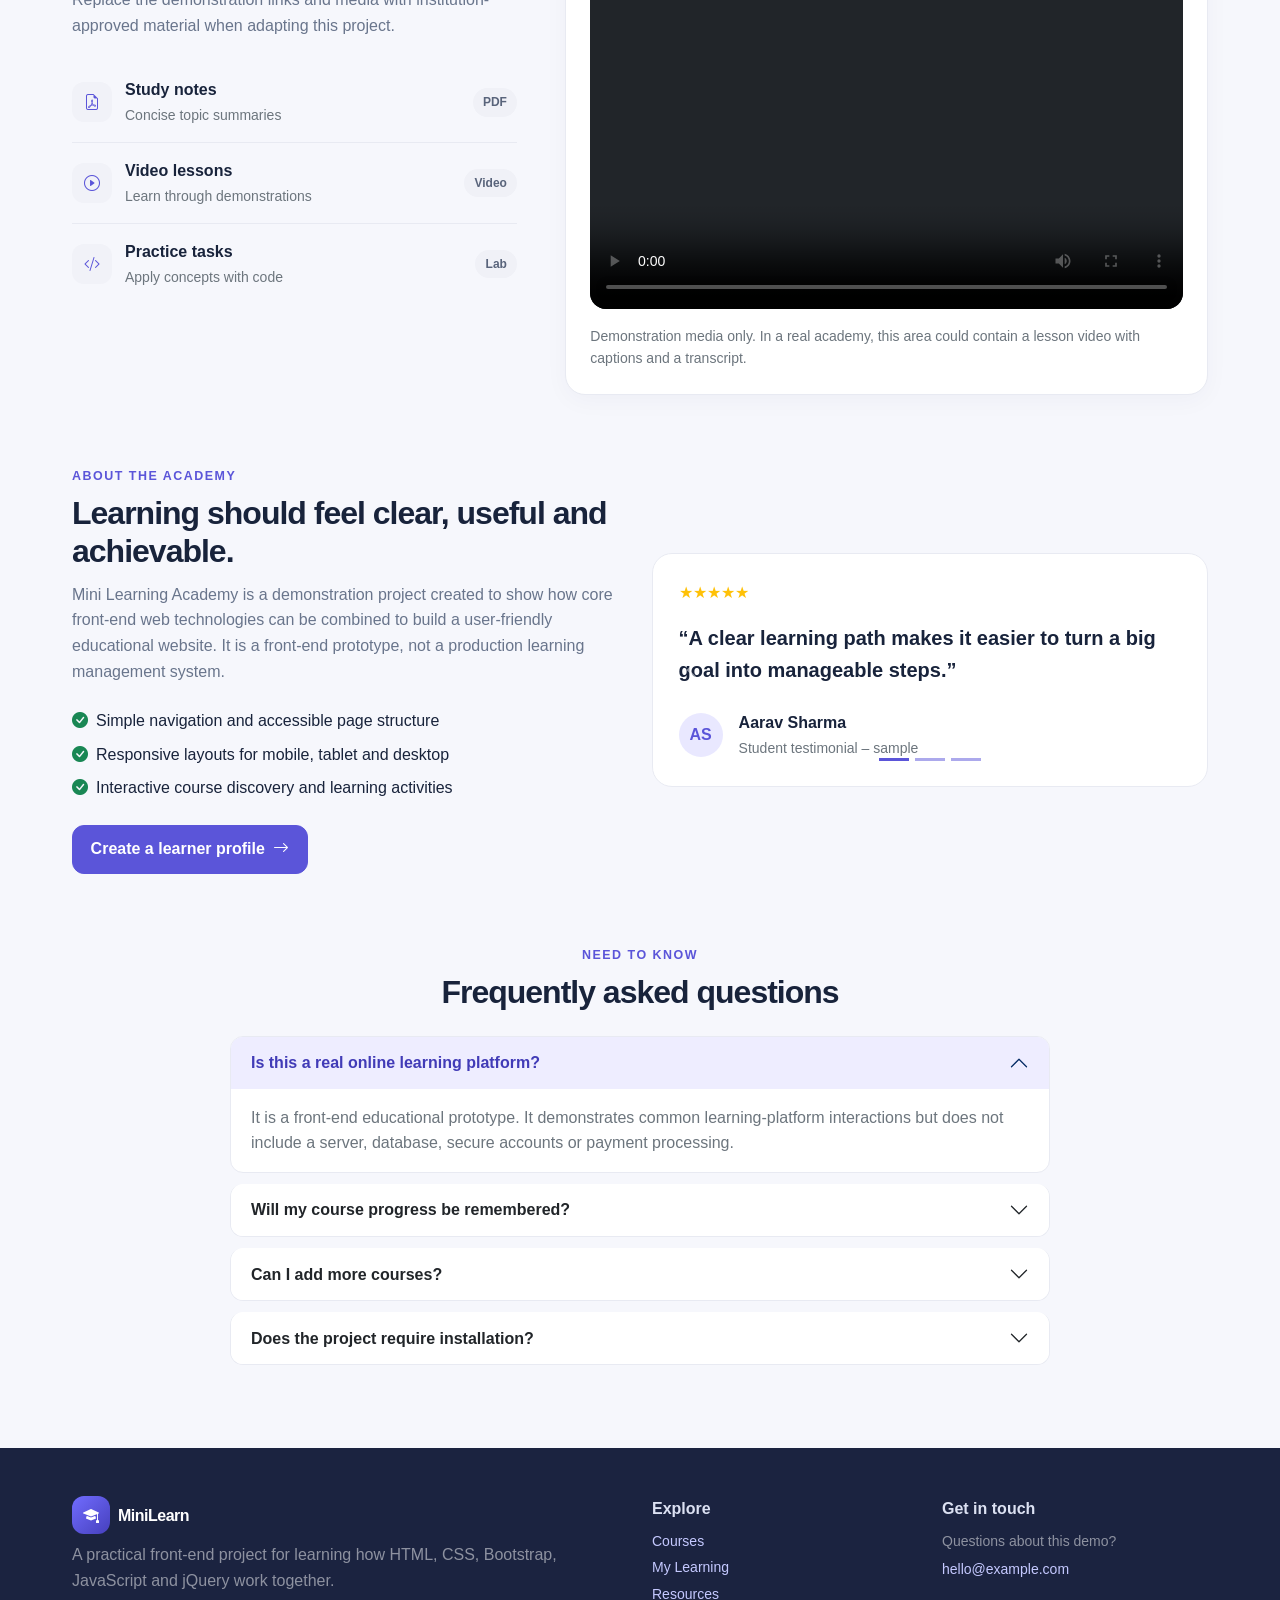
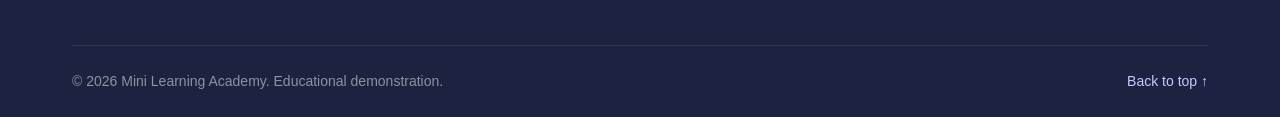
<file: code-examples/Appendix A/mini-learning-academy_legacy/index.html>
<!DOCTYPE html>
<html lang="en">
<head>
  <meta charset="UTF-8">
  <meta name="viewport" content="width=device-width, initial-scale=1">
  <meta name="description" content="Mini Learning Academy - a responsive front-end learning platform demonstration.">
  <title>Mini Learning Academy | Learn Something Brilliant</title>
 
  <!-- Bootstrap CSS and Bootstrap Icons are loaded from their public CDNs. -->
  <link href="https://cdn.jsdelivr.net/npm/bootstrap@5.3.3/dist/css/bootstrap.min.css" rel="stylesheet">
  <link href="https://cdn.jsdelivr.net/npm/bootstrap-icons@1.11.3/font/bootstrap-icons.min.css" rel="stylesheet">
 
  <link rel="stylesheet" href="assets/css/styles.css">
</head>
 
<body>
  <a class="visually-hidden-focusable" href="#mainContent">Skip to main content</a>
 
  <nav class="navbar navbar-expand-lg sticky-top" aria-label="Main navigation">
    <div class="container">
      <a class="navbar-brand d-flex align-items-center" href="#home" aria-label="Mini Learning Academy home">
        <span class="brand-mark"><i class="bi bi-mortarboard-fill"></i></span>
        Mini<span class="text-primary">Learn</span>
      </a>
      <button class="navbar-toggler" type="button" data-bs-toggle="collapse" data-bs-target="#mainNav"
        aria-controls="mainNav" aria-expanded="false" aria-label="Toggle navigation">
        <span class="navbar-toggler-icon"></span>
      </button>
      <div class="collapse navbar-collapse" id="mainNav">
        <ul class="navbar-nav mx-auto my-3 my-lg-0 gap-lg-2">
          <li class="nav-item"><a class="nav-link active" href="#home">Home</a></li>
          <li class="nav-item"><a class="nav-link" href="#courses">Courses</a></li>
          <li class="nav-item"><a class="nav-link" href="#dashboard">My Learning</a></li>
          <li class="nav-item"><a class="nav-link" href="#resources">Resources</a></li>
          <li class="nav-item"><a class="nav-link" href="#about">About</a></li>
        </ul>
        <button class="btn btn-brand" data-bs-toggle="modal" data-bs-target="#enrollModal">
          Join the Academy <i class="bi bi-arrow-up-right ms-1"></i>
        </button>
      </div>
    </div>
  </nav>
 
  <main id="mainContent">
    <section class="hero" id="home">
      <div class="container hero-content">
        <div class="row align-items-center g-5">
          <div class="col-lg-7">
            <span class="eyebrow"><i class="bi bi-stars"></i> A small step towards a brighter future</span>
            <h1>Learn new skills.<br><span class="text-warning">Build your future.</span></h1>
            <p>Explore practical courses, learn at your own pace and turn curiosity into confidence. Your next learning journey starts here.</p>
            <div class="d-flex flex-wrap gap-3 mt-4">
              <a class="btn btn-light btn-lg fw-bold rounded-3" href="#courses">Explore courses <i class="bi bi-arrow-right ms-1"></i></a>
              <a class="btn btn-outline-light btn-lg rounded-3" href="#about">Discover the academy</a>
            </div>
            <div class="d-flex flex-wrap gap-4 mt-4 small text-white-50">
              <span><i class="bi bi-check-circle-fill text-warning me-1"></i> Beginner friendly</span>
              <span><i class="bi bi-check-circle-fill text-warning me-1"></i> Learn at your pace</span>
              <span><i class="bi bi-check-circle-fill text-warning me-1"></i> Practice oriented</span>
            </div>
          </div>
          <div class="col-lg-5">
            <div class="hero-panel">
              <div class="d-flex align-items-center justify-content-between mb-3">
                <div><span class="small text-white-50">ACADEMY SNAPSHOT</span><h5 class="mb-0 text-white">Learning made simple</h5></div>
                <i class="bi bi-lightning-charge-fill fs-3 text-warning"></i>
              </div>
              <div class="row g-2">
                <div class="col-6"><div class="hero-stat"><strong>06</strong><span class="small text-white-50">Curated courses</span></div></div>
                <div class="col-6"><div class="hero-stat"><strong>04</strong><span class="small text-white-50">Learning paths</span></div></div>
                <div class="col-12"><div class="hero-stat d-flex align-items-center gap-3">
                  <span class="display-6"><i class="bi bi-trophy"></i></span>
                  <div><strong class="fs-5">Progress that matters</strong><span class="small text-white-50">Build knowledge one lesson at a time.</span></div>
                </div></div>
              </div>
              <div class="d-flex justify-content-between align-items-center mt-3 small text-white-50">
                <span><i class="bi bi-shield-check me-1"></i> Demo learning environment</span>
                <span>v1.0</span>
              </div>
            </div>
          </div>
        </div>
      </div>
    </section>
 
    <section class="section-space" aria-labelledby="featuresTitle">
      <div class="container">
        <div class="text-center mb-5">
          <div class="section-kicker">Why learn with us?</div>
          <h2 class="section-title" id="featuresTitle">A better way to make progress</h2>
          <p class="section-intro mx-auto">A simple learning experience that keeps the focus on what matters: discovering, practising and improving.</p>
        </div>
        <div class="row g-4">
          <div class="col-md-4"><article class="surface-card p-4">
            <div class="feature-icon mb-3"><i class="bi bi-compass"></i></div>
            <h5 class="fw-bold">Clear learning paths</h5><p class="text-secondary mb-0">Find courses organised by topic and difficulty, so you can choose a sensible next step.</p>
          </article></div>
          <div class="col-md-4"><article class="surface-card p-4">
            <div class="feature-icon mb-3"><i class="bi bi-activity"></i></div>
            <h5 class="fw-bold">Visible progress</h5><p class="text-secondary mb-0">Keep track of enrolled courses and update your progress as you complete learning activities.</p>
          </article></div>
          <div class="col-md-4"><article class="surface-card p-4">
            <div class="feature-icon mb-3"><i class="bi bi-patch-check"></i></div>
            <h5 class="fw-bold">Practice and feedback</h5><p class="text-secondary mb-0">Try a short quiz, check your answers and identify topics that deserve another look.</p>
          </article></div>
        </div>
      </div>
    </section>
 
    <section class="section-space pt-0" id="courses" aria-labelledby="coursesTitle">
      <div class="container">
        <div class="d-flex flex-column flex-lg-row justify-content-between align-items-lg-end gap-3 mb-4">
          <div><div class="section-kicker">Explore and discover</div><h2 class="section-title" id="coursesTitle">Popular learning courses</h2>
            <p class="section-intro mb-0">Browse the catalogue and find a course that matches your interests.</p></div>
          <div class="d-flex gap-2 flex-wrap">
            <div class="input-group" style="max-width:280px">
              <span class="input-group-text bg-white border-end-0"><i class="bi bi-search"></i></span>
              <input type="search" class="form-control border-start-0" id="courseSearch" placeholder="Search courses..." aria-label="Search courses">
            </div>
            <select class="form-select" id="levelFilter" aria-label="Filter courses by level" style="max-width:155px">
              <option value="all">All levels</option><option value="Beginner">Beginner</option><option value="Intermediate">Intermediate</option>
            </select>
          </div>
        </div>
        <div class="d-flex flex-wrap gap-2 mb-4" id="categoryFilters" aria-label="Course categories">
          <button class="filter-btn active" type="button" data-category="All">All courses</button>
          <button class="filter-btn" type="button" data-category="Technology">Technology</button>
          <button class="filter-btn" type="button" data-category="Design">Design</button>
          <button class="filter-btn" type="button" data-category="Business">Business</button>
        </div>
        <div class="row g-4" id="courseGrid" aria-live="polite"></div>
        <div class="empty-state d-none" id="noCourses"><i class="bi bi-search fs-2 d-block mb-2"></i>No courses match your search. Try another keyword or filter.</div>
      </div>
    </section>
 
    <section class="dashboard-band section-space" id="dashboard" aria-labelledby="dashboardTitle">
      <div class="container">
        <div class="d-flex flex-column flex-md-row justify-content-between align-items-md-end gap-3 mb-4">
          <div><div class="section-kicker">Your learning space</div><h2 class="section-title" id="dashboardTitle">My learning dashboard</h2>
            <p class="section-intro mb-0">Your enrolments and progress are saved in this browser for demonstration purposes.</p></div>
          <button class="btn btn-soft" id="resetProgressBtn"><i class="bi bi-arrow-counterclockwise me-1"></i> Reset demo progress</button>
        </div>
        <div class="row g-3 mb-4">
          <div class="col-6 col-lg-3"><div class="dashboard-card"><div class="text-secondary small">Enrolled courses</div><div class="stat-number" id="enrolledCount">0</div><div class="small text-secondary"><i class="bi bi-book me-1"></i>Your active courses</div></div></div>
          <div class="col-6 col-lg-3"><div class="dashboard-card"><div class="text-secondary small">Lessons completed</div><div class="stat-number" id="lessonsCount">0</div><div class="small text-secondary"><i class="bi bi-check2-circle me-1"></i>Across your courses</div></div></div>
          <div class="col-6 col-lg-3"><div class="dashboard-card"><div class="text-secondary small">Learning points</div><div class="stat-number" id="pointsCount">0</div><div class="small text-secondary"><i class="bi bi-stars me-1"></i>Earned through practice</div></div></div>
          <div class="col-6 col-lg-3"><div class="dashboard-card"><div class="text-secondary small">Average progress</div><div class="stat-number" id="averageProgress">0%</div><div class="small text-secondary"><i class="bi bi-graph-up me-1"></i>Keep moving forward</div></div></div>
        </div>
        <div class="row g-4">
          <div class="col-lg-8"><div class="dashboard-card h-100">
            <div class="d-flex justify-content-between align-items-center mb-3"><h5 class="fw-bold mb-0">Continue learning</h5><span class="pill">Your courses</span></div>
            <div id="myCourses"><div class="empty-state"><i class="bi bi-journal-bookmark fs-2 d-block mb-2"></i>You have not enrolled in a course yet. Explore the course catalogue to get started.</div></div>
          </div></div>
          <div class="col-lg-4"><div class="dashboard-card h-100">
            <h5 class="fw-bold mb-3">Learning tip</h5>
            <div class="feature-icon mb-3"><i class="bi bi-lightbulb"></i></div>
            <p class="fw-semibold">Small, consistent sessions build lasting skills.</p>
            <p class="text-secondary small mb-3">Set a realistic goal, practise what you learn and revisit topics that feel challenging.</p>
            <button class="btn btn-soft w-100" data-bs-toggle="modal" data-bs-target="#quizModal"><i class="bi bi-patch-question me-1"></i> Try a knowledge check</button>
          </div></div>
        </div>
      </div>
    </section>
 
    <section class="section-space" id="resources" aria-labelledby="resourcesTitle">
      <div class="container">
        <div class="row g-5 align-items-start">
          <div class="col-lg-5">
            <div class="section-kicker">Learn beyond the lesson</div><h2 class="section-title" id="resourcesTitle">Useful learning resources</h2>
            <p class="section-intro">Use these sample resources to organise your study routine. Replace the demonstration links and media with institution-approved material when adapting this project.</p>
            <div class="mt-4">
              <div class="resource-row"><span class="resource-icon"><i class="bi bi-file-earmark-pdf"></i></span><div class="flex-grow-1"><strong class="d-block">Study notes</strong><span class="small text-secondary">Concise topic summaries</span></div><span class="pill">PDF</span></div>
              <div class="resource-row"><span class="resource-icon"><i class="bi bi-play-circle"></i></span><div class="flex-grow-1"><strong class="d-block">Video lessons</strong><span class="small text-secondary">Learn through demonstrations</span></div><span class="pill">Video</span></div>
              <div class="resource-row"><span class="resource-icon"><i class="bi bi-code-slash"></i></span><div class="flex-grow-1"><strong class="d-block">Practice tasks</strong><span class="small text-secondary">Apply concepts with code</span></div><span class="pill">Lab</span></div>
            </div>
          </div>
          <div class="col-lg-7">
            <div class="surface-card p-3 p-md-4">
              <div class="d-flex justify-content-between align-items-center mb-3"><div><span class="section-kicker">Featured session</span><h5 class="fw-bold mb-0">How the web comes together</h5></div><span class="pill">4 min overview</span></div>
              <div class="ratio ratio-16x9 rounded-4 overflow-hidden bg-dark">
                <video controls poster="https://images.unsplash.com/photo-1516321318423-f06f85e504b3?auto=format&fit=crop&w=1200&q=80" aria-label="Sample learning video">
                  <source src="https://interactive-examples.mdn.mozilla.net/media/cc0-videos/flower.mp4" type="video/mp4">
                  Your browser does not support the video element.
                </video>
              </div>
              <p class="small text-secondary mt-3 mb-0">Demonstration media only. In a real academy, this area could contain a lesson video with captions and a transcript.</p>
            </div>
          </div>
        </div>
      </div>
    </section>
 
    <section class="section-space pt-0" id="about" aria-labelledby="aboutTitle">
      <div class="container">
        <div class="row g-4 align-items-center">
          <div class="col-lg-6">
            <div class="section-kicker">About the academy</div><h2 class="section-title" id="aboutTitle">Learning should feel clear, useful and achievable.</h2>
            <p class="section-intro">Mini Learning Academy is a demonstration project created to show how core front-end web technologies can be combined to build a user-friendly educational website. It is a front-end prototype, not a production learning management system.</p>
            <ul class="list-unstyled mt-4">
              <li class="mb-2"><i class="bi bi-check-circle-fill text-success me-2"></i>Simple navigation and accessible page structure</li>
              <li class="mb-2"><i class="bi bi-check-circle-fill text-success me-2"></i>Responsive layouts for mobile, tablet and desktop</li>
              <li class="mb-2"><i class="bi bi-check-circle-fill text-success me-2"></i>Interactive course discovery and learning activities</li>
            </ul>
            <button class="btn btn-brand mt-2" data-bs-toggle="modal" data-bs-target="#enrollModal">Create a learner profile <i class="bi bi-arrow-right ms-1"></i></button>
          </div>
          <div class="col-lg-6">
            <div id="testimonialCarousel" class="carousel slide" data-bs-ride="carousel">
              <div class="carousel-indicators">
                <button type="button" data-bs-target="#testimonialCarousel" data-bs-slide-to="0" class="active" aria-current="true" aria-label="Testimonial 1"></button>
                <button type="button" data-bs-target="#testimonialCarousel" data-bs-slide-to="1" aria-label="Testimonial 2"></button>
                <button type="button" data-bs-target="#testimonialCarousel" data-bs-slide-to="2" aria-label="Testimonial 3"></button>
              </div>
              <div class="carousel-inner">
                <div class="carousel-item active"><div class="quote-card"><div class="text-warning mb-3">★★★★★</div><blockquote class="fs-5 fw-semibold">“A clear learning path makes it easier to turn a big goal into manageable steps.”</blockquote><div class="d-flex align-items-center gap-3 mt-4"><span class="avatar">AS</span><div><strong class="d-block">Aarav Sharma</strong><span class="small text-secondary">Student testimonial – sample</span></div></div></div></div>
                <div class="carousel-item"><div class="quote-card"><div class="text-warning mb-3">★★★★★</div><blockquote class="fs-5 fw-semibold">“Being able to practise and see progress helps me stay motivated.”</blockquote><div class="d-flex align-items-center gap-3 mt-4"><span class="avatar">MP</span><div><strong class="d-block">Meera Patel</strong><span class="small text-secondary">Student testimonial – sample</span></div></div></div></div>
                <div class="carousel-item"><div class="quote-card"><div class="text-warning mb-3">★★★★★</div><blockquote class="fs-5 fw-semibold">“Short lessons and practical activities make learning feel achievable.”</blockquote><div class="d-flex align-items-center gap-3 mt-4"><span class="avatar">RK</span><div><strong class="d-block">Rohan Kumar</strong><span class="small text-secondary">Student testimonial – sample</span></div></div></div></div>
              </div>
              <button class="carousel-control-prev" type="button" data-bs-target="#testimonialCarousel" data-bs-slide="prev" aria-label="Previous testimonial"><span class="carousel-control-prev-icon"></span></button>
              <button class="carousel-control-next" type="button" data-bs-target="#testimonialCarousel" data-bs-slide="next" aria-label="Next testimonial"><span class="carousel-control-next-icon"></span></button>
            </div>
          </div>
        </div>
      </div>
    </section>
 
    <section class="section-space pt-0" aria-labelledby="faqTitle">
      <div class="container">
        <div class="text-center mb-4"><div class="section-kicker">Need to know</div><h2 class="section-title" id="faqTitle">Frequently asked questions</h2></div>
        <div class="accordion mx-auto" id="faqAccordion" style="max-width:820px">
          <div class="accordion-item"><h3 class="accordion-header"><button class="accordion-button" type="button" data-bs-toggle="collapse" data-bs-target="#faqOne" aria-expanded="true" aria-controls="faqOne">Is this a real online learning platform?</button></h3><div id="faqOne" class="accordion-collapse collapse show" data-bs-parent="#faqAccordion"><div class="accordion-body text-secondary">It is a front-end educational prototype. It demonstrates common learning-platform interactions but does not include a server, database, secure accounts or payment processing.</div></div></div>
          <div class="accordion-item"><h3 class="accordion-header"><button class="accordion-button collapsed" type="button" data-bs-toggle="collapse" data-bs-target="#faqTwo" aria-expanded="false" aria-controls="faqTwo">Will my course progress be remembered?</button></h3><div id="faqTwo" class="accordion-collapse collapse" data-bs-parent="#faqAccordion"><div class="accordion-body text-secondary">The demonstration stores progress in the browser's localStorage. It remains on the same browser and device, but it is not synchronised across devices or users.</div></div></div>
          <div class="accordion-item"><h3 class="accordion-header"><button class="accordion-button collapsed" type="button" data-bs-toggle="collapse" data-bs-target="#faqThree" aria-expanded="false" aria-controls="faqThree">Can I add more courses?</button></h3><div id="faqThree" class="accordion-collapse collapse" data-bs-parent="#faqAccordion"><div class="accordion-body text-secondary">Yes. Add another course object to the courses array in the JavaScript section. The catalogue is generated dynamically from that array.</div></div></div>
          <div class="accordion-item"><h3 class="accordion-header"><button class="accordion-button collapsed" type="button" data-bs-toggle="collapse" data-bs-target="#faqFour" aria-expanded="false" aria-controls="faqFour">Does the project require installation?</button></h3><div id="faqFour" class="accordion-collapse collapse" data-bs-parent="#faqAccordion"><div class="accordion-body text-secondary">No installation is required. Save the file and open it in a modern browser with an internet connection to load Bootstrap, icons and jQuery from their CDNs.</div></div></div>
        </div>
      </div>
    </section>
  </main>
 
  <footer class="site-footer">
    <div class="container">
      <div class="row g-4">
        <div class="col-md-6"><a class="navbar-brand text-white d-inline-flex align-items-center mb-2" href="#home"><span class="brand-mark"><i class="bi bi-mortarboard-fill"></i></span>MiniLearn</a>
          <p class="text-white-50 mb-0">A practical front-end project for learning how HTML, CSS, Bootstrap, JavaScript and jQuery work together.</p></div>
        <div class="col-6 col-md-3"><strong class="d-block mb-2">Explore</strong><ul class="list-unstyled small"><li class="mb-1"><a href="#courses">Courses</a></li><li class="mb-1"><a href="#dashboard">My Learning</a></li><li class="mb-1"><a href="#resources">Resources</a></li></ul></div>
        <div class="col-6 col-md-3"><strong class="d-block mb-2">Get in touch</strong><p class="small text-white-50 mb-1">Questions about this demo?</p><a href="mailto:hello@example.com" class="small">hello@example.com</a></div>
      </div>
      <hr class="border-secondary my-4">
      <div class="d-flex flex-column flex-sm-row justify-content-between gap-2 small text-white-50"><span>© <span id="currentYear"></span> Mini Learning Academy. Educational demonstration.</span><a href="#home">Back to top ↑</a></div>
    </div>
  </footer>
 
  <!-- Enrolment modal -->
  <div class="modal fade" id="enrollModal" tabindex="-1" aria-labelledby="enrollModalTitle" aria-hidden="true">
    <div class="modal-dialog modal-dialog-centered">
      <div class="modal-content border-0 rounded-4">
        <div class="modal-header border-0 px-4 pt-4"><div><span class="section-kicker">Get started</span><h5 class="modal-title fw-bold" id="enrollModalTitle">Create your learner profile</h5></div><button type="button" class="btn-close" data-bs-dismiss="modal" aria-label="Close"></button></div>
        <div class="modal-body px-4 pb-4">
          <form id="enrollmentForm" novalidate>
            <div class="mb-3"><label for="learnerName" class="form-label fw-semibold">Full name</label><input type="text" class="form-control" id="learnerName" name="learnerName" required minlength="2" placeholder="e.g. Ananya Verma"><div class="invalid-feedback">Please enter at least two characters.</div></div>
            <div class="mb-3"><label for="learnerEmail" class="form-label fw-semibold">Email address</label><input type="email" class="form-control" id="learnerEmail" name="learnerEmail" required placeholder="name@example.com"><div class="invalid-feedback">Enter a valid email address.</div></div>
            <div class="mb-3"><label for="learnerInterest" class="form-label fw-semibold">Area of interest</label><select class="form-select" id="learnerInterest" required><option value="">Choose an area</option><option>Technology</option><option>Design</option><option>Business</option></select><div class="invalid-feedback">Please select an area of interest.</div></div>
            <div class="form-check mb-3"><input class="form-check-input" type="checkbox" id="termsCheck" required><label class="form-check-label small" for="termsCheck">I understand this is a front-end demonstration project.</label><div class="invalid-feedback">Please confirm before continuing.</div></div>
            <button type="submit" class="btn btn-brand w-100">Save learner profile <i class="bi bi-arrow-right ms-1"></i></button>
            <p class="small text-secondary mt-3 mb-0"><i class="bi bi-lock me-1"></i>Demo only: information is stored locally in this browser, not sent to a server.</p>
          </form>
        </div>
      </div>
    </div>
  </div>
 
  <!-- Quiz modal -->
  <div class="modal fade" id="quizModal" tabindex="-1" aria-labelledby="quizModalTitle" aria-hidden="true">
    <div class="modal-dialog modal-dialog-centered">
      <div class="modal-content border-0 rounded-4">
        <div class="modal-header border-0 px-4 pt-4"><div><span class="section-kicker">Quick knowledge check</span><h5 class="modal-title fw-bold" id="quizModalTitle">Web development basics</h5></div><button type="button" class="btn-close" data-bs-dismiss="modal" aria-label="Close"></button></div>
        <div class="modal-body px-4 pb-4">
          <div class="d-flex justify-content-between small text-secondary mb-2"><span id="quizQuestionNumber">Question 1 of 3</span><span id="quizScore">Score: 0</span></div>
          <div class="progress mb-3"><div class="progress-bar" id="quizProgress" style="width:33%"></div></div>
          <h6 class="fw-bold mb-3" id="quizQuestion"></h6>
          <div id="quizOptions"></div>
          <div class="small mt-3" id="quizFeedback" aria-live="polite"></div>
          <div class="d-flex justify-content-end mt-3"><button class="btn btn-brand" id="nextQuestionBtn" disabled>Next question <i class="bi bi-arrow-right ms-1"></i></button></div>
        </div>
      </div>
    </div>
  </div>
 
  <div class="toast-container position-fixed bottom-0 end-0 p-3">
    <div id="academyToast" class="toast border-0 shadow" role="status" aria-live="polite" aria-atomic="true">
      <div class="d-flex"><div class="toast-body" id="toastMessage">Welcome to Mini Learning Academy.</div><button type="button" class="btn-close me-2 m-auto" data-bs-dismiss="toast" aria-label="Close"></button></div>
    </div>
  </div>
 
  <script src="https://code.jquery.com/jquery-3.7.1.min.js"></script>
  <script src="https://cdn.jsdelivr.net/npm/bootstrap@5.3.3/dist/js/bootstrap.bundle.min.js"></script>
  <script type="module" src="assets/js/app.js"></script>
</body>
</html>
</file>
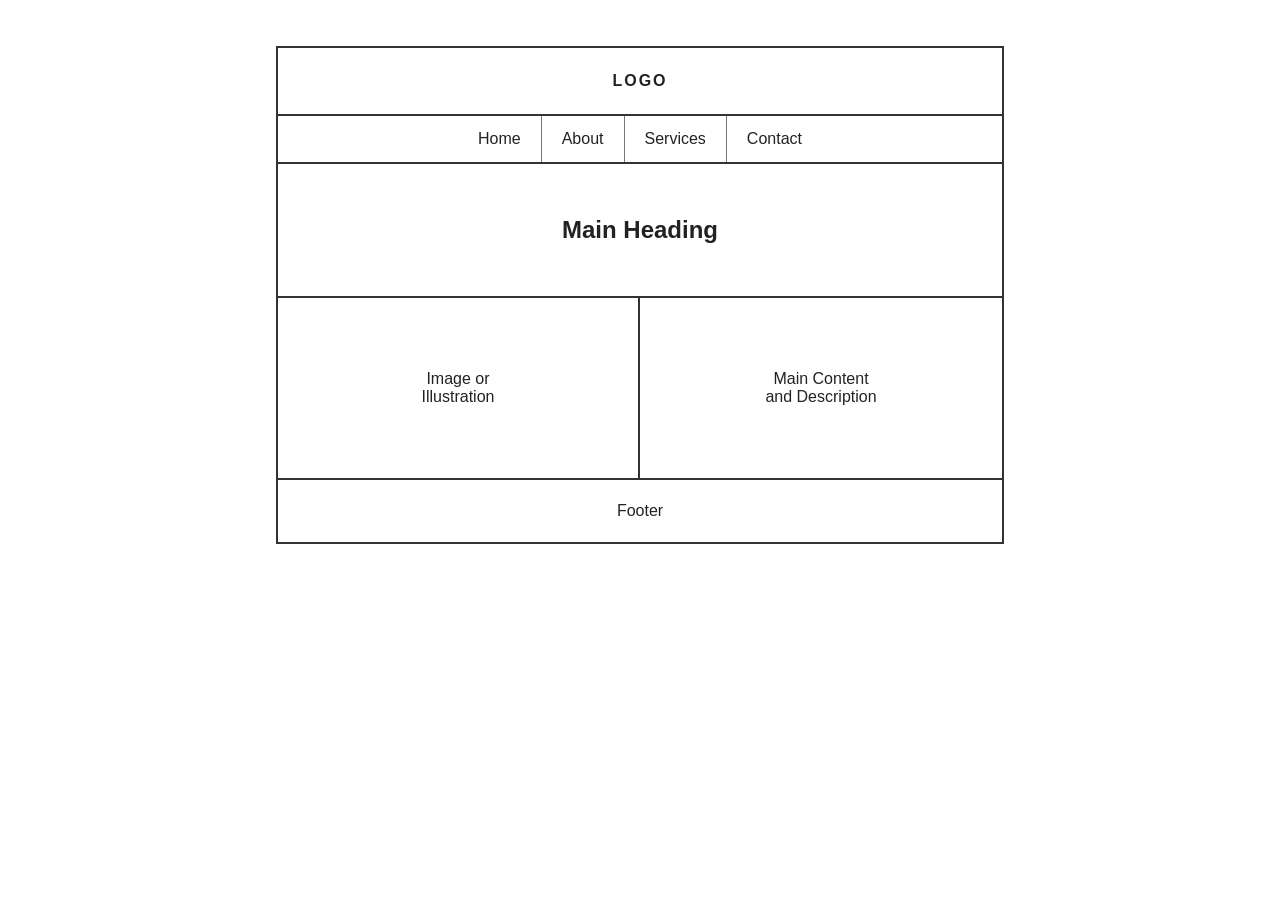
<file: code-examples/Unit 3/Code_3.01.html>
<!DOCTYPE html>
<html lang="en">
<head>
  <meta charset="UTF-8">
  <meta name="viewport" content="width=device-width, initial-scale=1.0">
  <title>Figure 3.1: Example of a Website Wireframe</title>

  <style>
    * {
      box-sizing: border-box;
    }

    body {
      font-family: Arial, sans-serif;
      max-width: 760px;
      margin: 30px auto;
      padding: 16px;
      color: #222;
    }

    .wireframe {
      border: 2px solid #333;
      text-align: center;
    }

    .logo {
      padding: 24px;
      border-bottom: 2px solid #333;
      font-weight: bold;
      letter-spacing: 2px;
    }

    .navigation {
      display: flex;
      justify-content: center;
      flex-wrap: wrap;
      border-bottom: 2px solid #333;
    }

    .navigation span {
      padding: 14px 20px;
      border-right: 1px solid #777;
    }

    .navigation span:last-child {
      border-right: none;
    }

    .heading {
      padding: 32px 12px;
      border-bottom: 2px solid #333;
    }

    .content {
      display: grid;
      grid-template-columns: 1fr 1fr;
    }

    .image-area,
    .main-content {
      min-height: 180px;
      padding: 24px 16px;
      display: flex;
      align-items: center;
      justify-content: center;
    }

    .image-area {
      border-right: 2px solid #333;
    }

    .footer {
      padding: 22px;
      border-top: 2px solid #333;
    }

    .caption {
      text-align: center;
      margin-top: 12px;
      font-size: 14px;
      font-style: italic;
    }

    @media (max-width: 480px) {
      .content {
        grid-template-columns: 1fr;
      }

      .image-area {
        border-right: none;
        border-bottom: 2px solid #333;
      }

      .navigation span {
        padding: 10px;
      }
    }

    @media print {
      body {
        margin: 0 auto;
      }
    }
  </style>
</head>

<body>
  <div class="wireframe">
    <header class="logo">LOGO</header>

    <nav class="navigation" aria-label="Main navigation">
      <span>Home</span>
      <span>About</span>
      <span>Services</span>
      <span>Contact</span>
    </nav>

    <section class="heading">
      <h2>Main Heading</h2>
    </section>

    <main class="content">
      <section class="image-area">
        <p>Image or<br>Illustration</p>
      </section>

      <section class="main-content">
        <p>Main Content<br>and Description</p>
      </section>
    </main>

    <footer class="footer">Footer</footer>
  </div>

 </body>
</html>
</file>
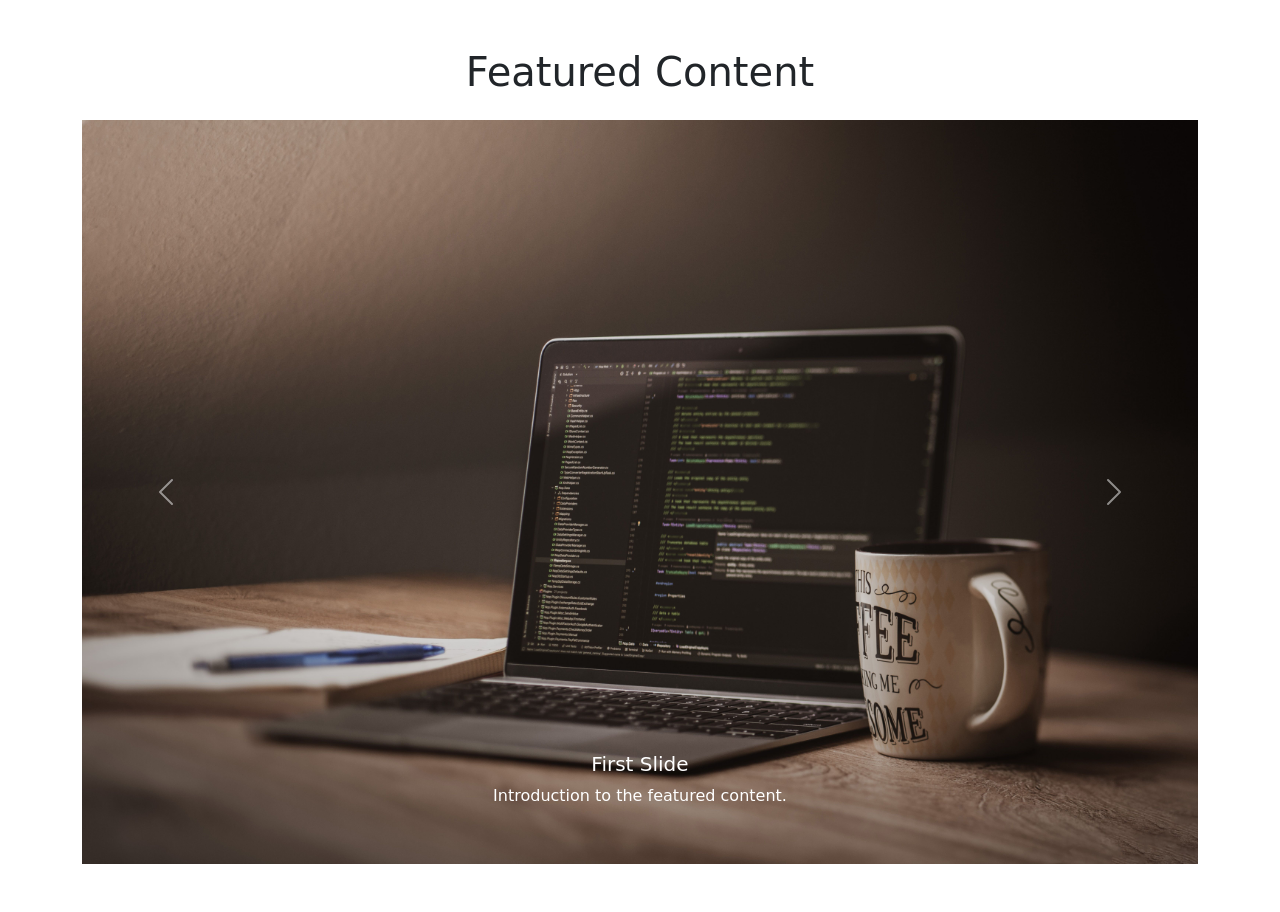
<file: code-examples/Unit 3/Code_3.17.html>
<!DOCTYPE html>
<html lang="en">
<head>
    <meta charset="UTF-8">
    <meta name="viewport" content="width=device-width, initial-scale=1.0">

    <title>Unit 3:Bootstrap Carousel Example</title>

    <!-- Bootstrap CSS -->
    <link
        href="https://cdn.jsdelivr.net/npm/bootstrap@5.3.3/dist/css/bootstrap.min.css"
        rel="stylesheet">
</head>
<body>

    <div class="container my-5">
        <h1 class="text-center mb-4">Featured Content</h1>

        <!-- Bootstrap Carousel -->
        <div id="featuredCarousel" class="carousel slide">

            <div class="carousel-inner">

                <!-- First Slide -->
                <div class="carousel-item active">
                    <img
                        src="learning.jpg"
                        class="d-block w-100"
                        alt="First featured image">

                    <div class="carousel-caption d-none d-md-block">
                        <h5>First Slide</h5>
                        <p>Introduction to the featured content.</p>
                    </div>
                </div>

                <!-- Second Slide -->
                <div class="carousel-item">
                    <img
                        src="learning1.jpg"
                        class="d-block w-100"
                        alt="Second featured image">

                    <div class="carousel-caption d-none d-md-block">
                        <h5>Second Slide</h5>
                        <p>Explore more featured content.</p>
                    </div>
                </div>
				
				<!-- Third Slide -->
                <div class="carousel-item">
                    <img
                        src="learning2.jpg"
                        class="d-block w-100"
                        alt="Second featured image">

                    <div class="carousel-caption d-none d-md-block">
                        <h5>Third Slide</h5>
                        <p>Explore more featured content.</p>
                    </div>
                </div>

            </div>

            <!-- Previous Button -->
            <button
                class="carousel-control-prev"
                type="button"
                data-bs-target="#featuredCarousel"
                data-bs-slide="prev">

                <span
                    class="carousel-control-prev-icon"
                    aria-hidden="true"></span>

                <span class="visually-hidden">Previous</span>
            </button>

            <!-- Next Button -->
            <button
                class="carousel-control-next"
                type="button"
                data-bs-target="#featuredCarousel"
                data-bs-slide="next">

                <span
                    class="carousel-control-next-icon"
                    aria-hidden="true"></span>

                <span class="visually-hidden">Next</span>
            </button>

        </div>
    </div>

    <!-- Bootstrap JavaScript Bundle -->
    <script
        src="https://cdn.jsdelivr.net/npm/bootstrap@5.3.3/dist/js/bootstrap.bundle.min.js">
    </script>

</body>
</html>
</file>
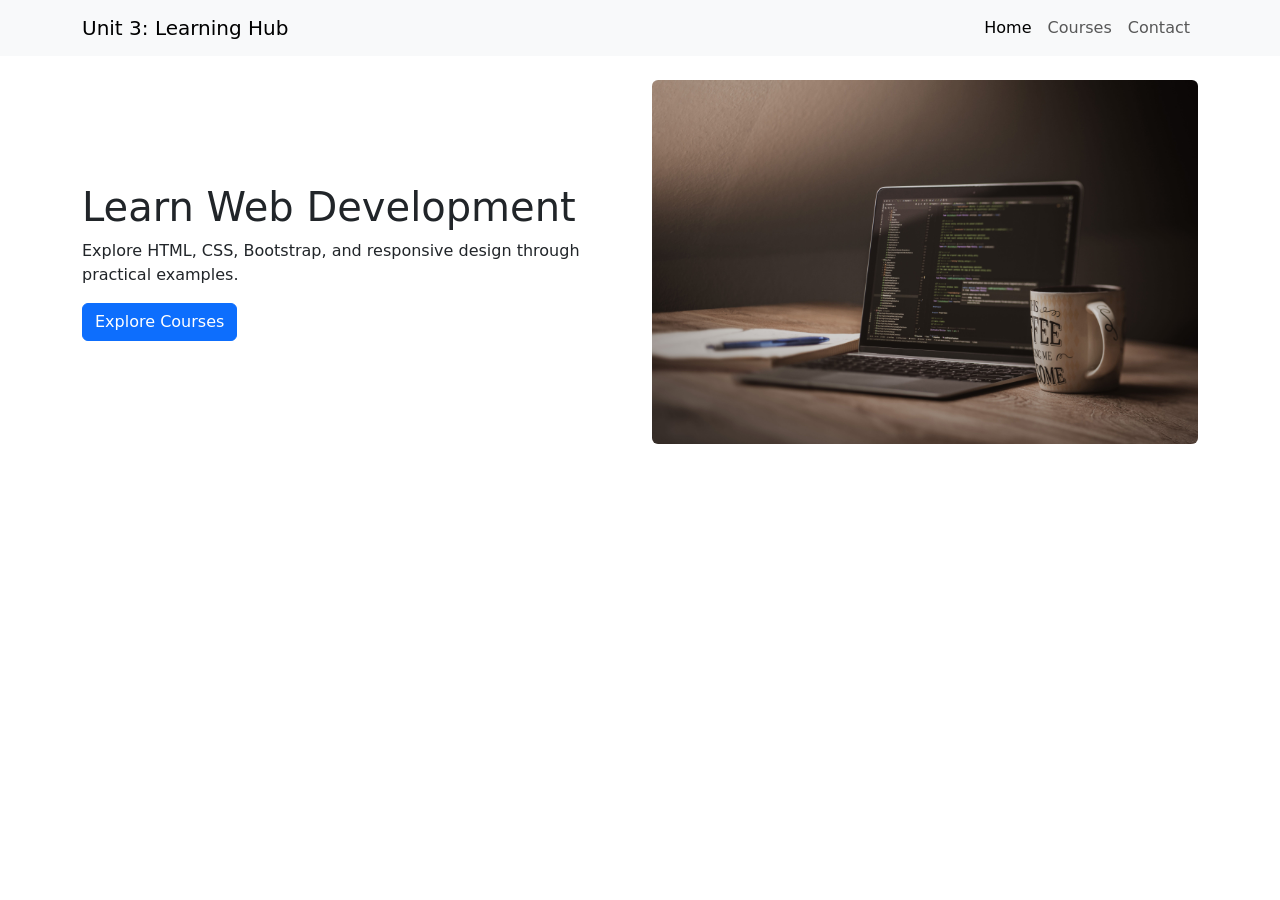
<file: code-examples/Unit 3/Code_3.30.html>
<!DOCTYPE html>
<html lang="en">
<head>
    <meta charset="UTF-8">
    <meta name="viewport" content="width=device-width, initial-scale=1.0">
    <title>Responsive Learning Page</title>
    <link        href="https://cdn.jsdelivr.net/npm/bootstrap@5.3.3/dist/css/bootstrap.min.css"
        rel="stylesheet">
</head>
<body>
    <nav class="navbar navbar-expand-md bg-light">
        <div class="container">
            <a class="navbar-brand" href="#">Unit 3: Learning Hub</a>
            <button
                class="navbar-toggler"
                type="button"
                data-bs-toggle="collapse"
                data-bs-target="#learningNav"
                aria-controls="learningNav"
                aria-expanded="false"
                aria-label="Toggle navigation">
                <span class="navbar-toggler-icon"></span>
            </button>
            <div class="collapse navbar-collapse" id="learningNav">
                <ul class="navbar-nav ms-auto">
                    <li class="nav-item">
                        <a class="nav-link active" href="#">Home</a>
                    </li>
                    <li class="nav-item">
                        <a class="nav-link" href="#">Courses</a>
                    </li>
                    <li class="nav-item">
                        <a class="nav-link" href="#">Contact</a>
                    </li>
                </ul>
            </div>
        </div>
    </nav>
    <main class="container py-4">
        <div class="row g-4 align-items-center">
            <div class="col-12 col-md-6">
                <h1>Learn Web Development</h1>
                <p>
                    Explore HTML, CSS, Bootstrap, and responsive design
                    through practical examples.
                </p>
                <a href="#" class="btn btn-primary">Explore Courses</a>
            </div>

            <div class="col-12 col-md-6">
                <img
                    src="learning.jpg"
                    class="img-fluid rounded"
                    alt="Learning web development">
            </div>
        </div>
    </main>
    <script src="https://cdn.jsdelivr.net/npm/bootstrap@5.3.3/dist/js/bootstrap.bundle.min.js"></script>
</body>
</html>
</file>
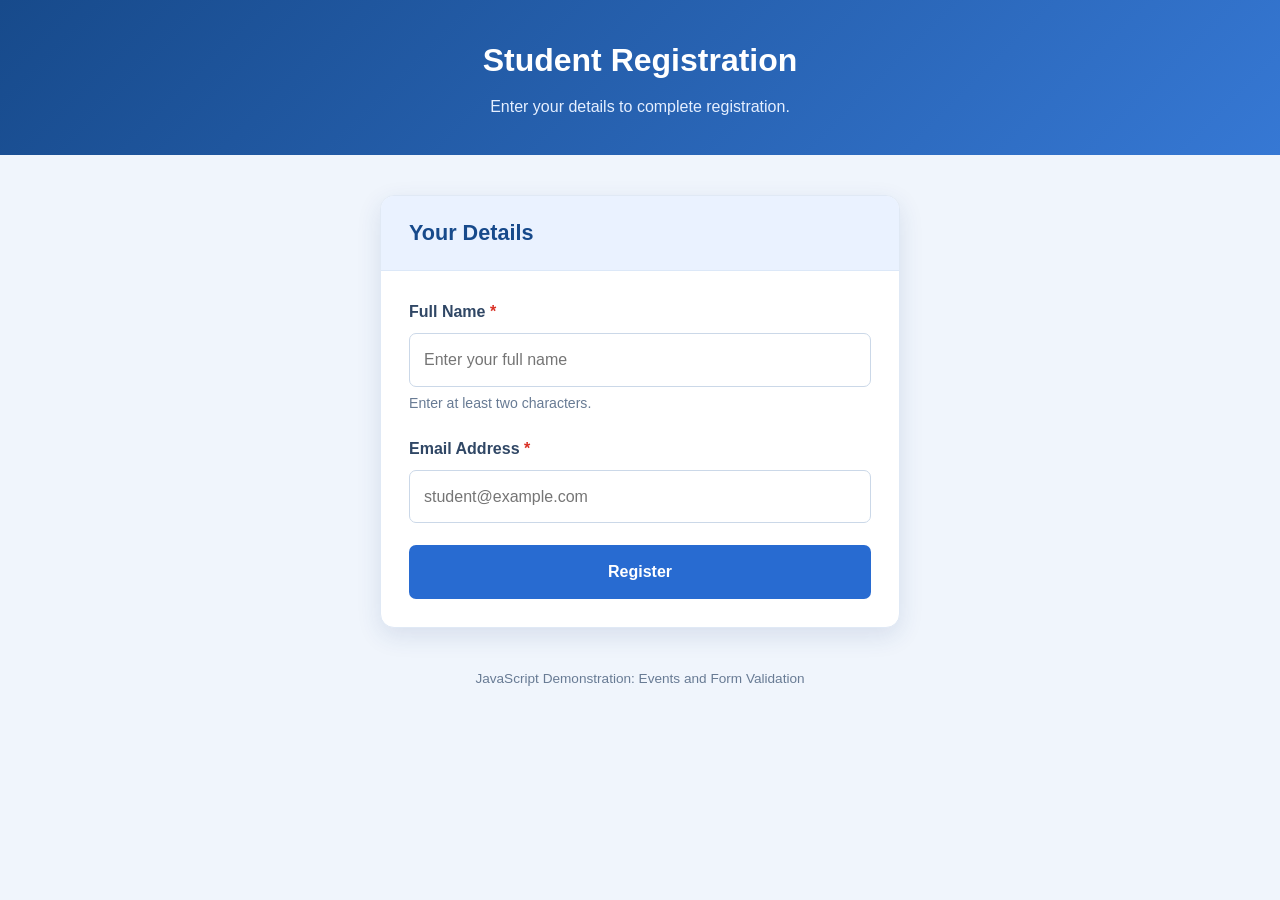
<file: code-examples/Unit 4/Code_4.35.html>
<!-- Code Listing 4.33: Styled Student Registration Form with JavaScript Validation -->

<!DOCTYPE html>
<html lang="en">
<head>
    <meta charset="UTF-8">
    <meta name="viewport" content="width=device-width, initial-scale=1">
    <title>Unit 4: Student Registration</title>

    <style>
        * {
            box-sizing: border-box;
        }

        body {
            margin: 0;
            font-family: Arial, Helvetica, sans-serif;
            background: #f0f5fc;
            color: #263750;
            line-height: 1.6;
        }

        .page-header {
            background: linear-gradient(135deg, #174a8b, #3678d4);
            color: white;
            text-align: center;
            padding: 35px 20px;
        }

        .page-header h1 {
            margin: 0 0 8px;
            font-size: 2rem;
        }

        .page-header p {
            margin: 0;
            color: #e5efff;
        }

        .container {
            width: min(92%, 520px);
            margin: 40px auto;
        }

        .form-card {
            background: white;
            border-radius: 14px;
            overflow: hidden;
            box-shadow: 0 8px 25px rgba(29, 69, 120, 0.12);
            border: 1px solid #e0e9f5;
        }

        .card-header {
            background: #eaf2ff;
            padding: 20px 28px;
            border-bottom: 1px solid #dce8f8;
        }

        .card-header h2 {
            margin: 0;
            color: #174a8b;
            font-size: 1.35rem;
        }

        .form-content {
            padding: 28px;
        }

        .form-group {
            margin-bottom: 22px;
        }

        label {
            display: block;
            margin-bottom: 8px;
            font-weight: bold;
            color: #304765;
        }

        .required {
            color: #d93025;
        }

        input {
            display: block;
            width: 100%;
            padding: 13px 14px;
            border: 1px solid #cbd8e8;
            border-radius: 7px;
            font: inherit;
            color: #263750;
            background: #fff;
            transition: border-color 0.2s, box-shadow 0.2s;
        }

        input:focus {
            outline: none;
            border-color: #3678d4;
            box-shadow: 0 0 0 3px rgba(54, 120, 212, 0.15);
        }

        .help-text {
            display: block;
            margin-top: 5px;
            color: #687b94;
            font-size: 0.88rem;
        }

        button {
            width: 100%;
            padding: 14px;
            border: none;
            border-radius: 7px;
            background: #286bd1;
            color: white;
            font: inherit;
            font-weight: bold;
            cursor: pointer;
            transition: background 0.2s, transform 0.2s;
        }

        button:hover {
            background: #174f9f;
        }

        button:active {
            transform: scale(0.99);
        }

        button:focus-visible {
            outline: 3px solid #91baff;
            outline-offset: 3px;
        }

        #feedback {
            display: none;
            margin: 20px 0 0;
            padding: 12px 14px;
            border-radius: 7px;
            font-size: 0.95rem;
            overflow-wrap: anywhere;
        }

        #feedback.success {
            display: block;
            color: #176b43;
            background: #e8f7ee;
            border: 1px solid #a7dfbd;
        }

        #feedback.error {
            display: block;
            color: #a12622;
            background: #fff0ef;
            border: 1px solid #f0b8b4;
        }

        .page-footer {
            text-align: center;
            color: #687b94;
            font-size: 0.85rem;
            padding: 0 20px 25px;
        }

        @media (max-width: 480px) {
            .page-header {
                padding: 28px 16px;
            }

            .page-header h1 {
                font-size: 1.65rem;
            }

            .container {
                margin: 25px auto;
            }

            .card-header,
            .form-content {
                padding: 22px;
            }
        }
    </style>
</head>

<body>
    <header class="page-header">
        <h1>Student Registration</h1>
        <p>Enter your details to complete registration.</p>
    </header>

    <main class="container">
        <section class="form-card">
            <div class="card-header">
                <h2>Your Details</h2>
            </div>

            <div class="form-content">
                <form id="registrationForm">
                    <div class="form-group">
                        <label for="studentName">
                            Full Name <span class="required">*</span>
                        </label>

                        <input
                            type="text"
                            id="studentName"
                            name="studentName"
                            placeholder="Enter your full name"
                            required
                            minlength="2"
                        >

                        <small class="help-text">
                            Enter at least two characters.
                        </small>
                    </div>

                    <div class="form-group">
                        <label for="studentEmail">
                            Email Address <span class="required">*</span>
                        </label>

                        <input
                            type="email"
                            id="studentEmail"
                            name="studentEmail"
                            placeholder="student@example.com"
                            required
                        >
                    </div>

                    <button type="submit">Register</button>
                </form>

                <p id="feedback" role="status" aria-live="polite"></p>
            </div>
        </section>
    </main>

    <footer class="page-footer">
        JavaScript Demonstration: Events and Form Validation
    </footer>

    <script>
        const form = document.getElementById("registrationForm");
        const feedback = document.getElementById("feedback");
        const nameInput = document.getElementById("studentName");

        form.addEventListener("submit", function (event) {
            event.preventDefault();

            feedback.textContent = "";
            feedback.className = "";

            if (!form.checkValidity()) {
                form.reportValidity();
                return;
            }

            const name = nameInput.value.trim();

            if (name.length < 2) {
                feedback.textContent =
                    "Please enter a name containing at least two characters.";

                feedback.classList.add("error");
                nameInput.focus();
                return;
            }

            feedback.textContent =
                "Registration details are valid. Welcome, " + name + "!";

            feedback.classList.add("success");
        });
    </script>
</body>
</html>
</file>
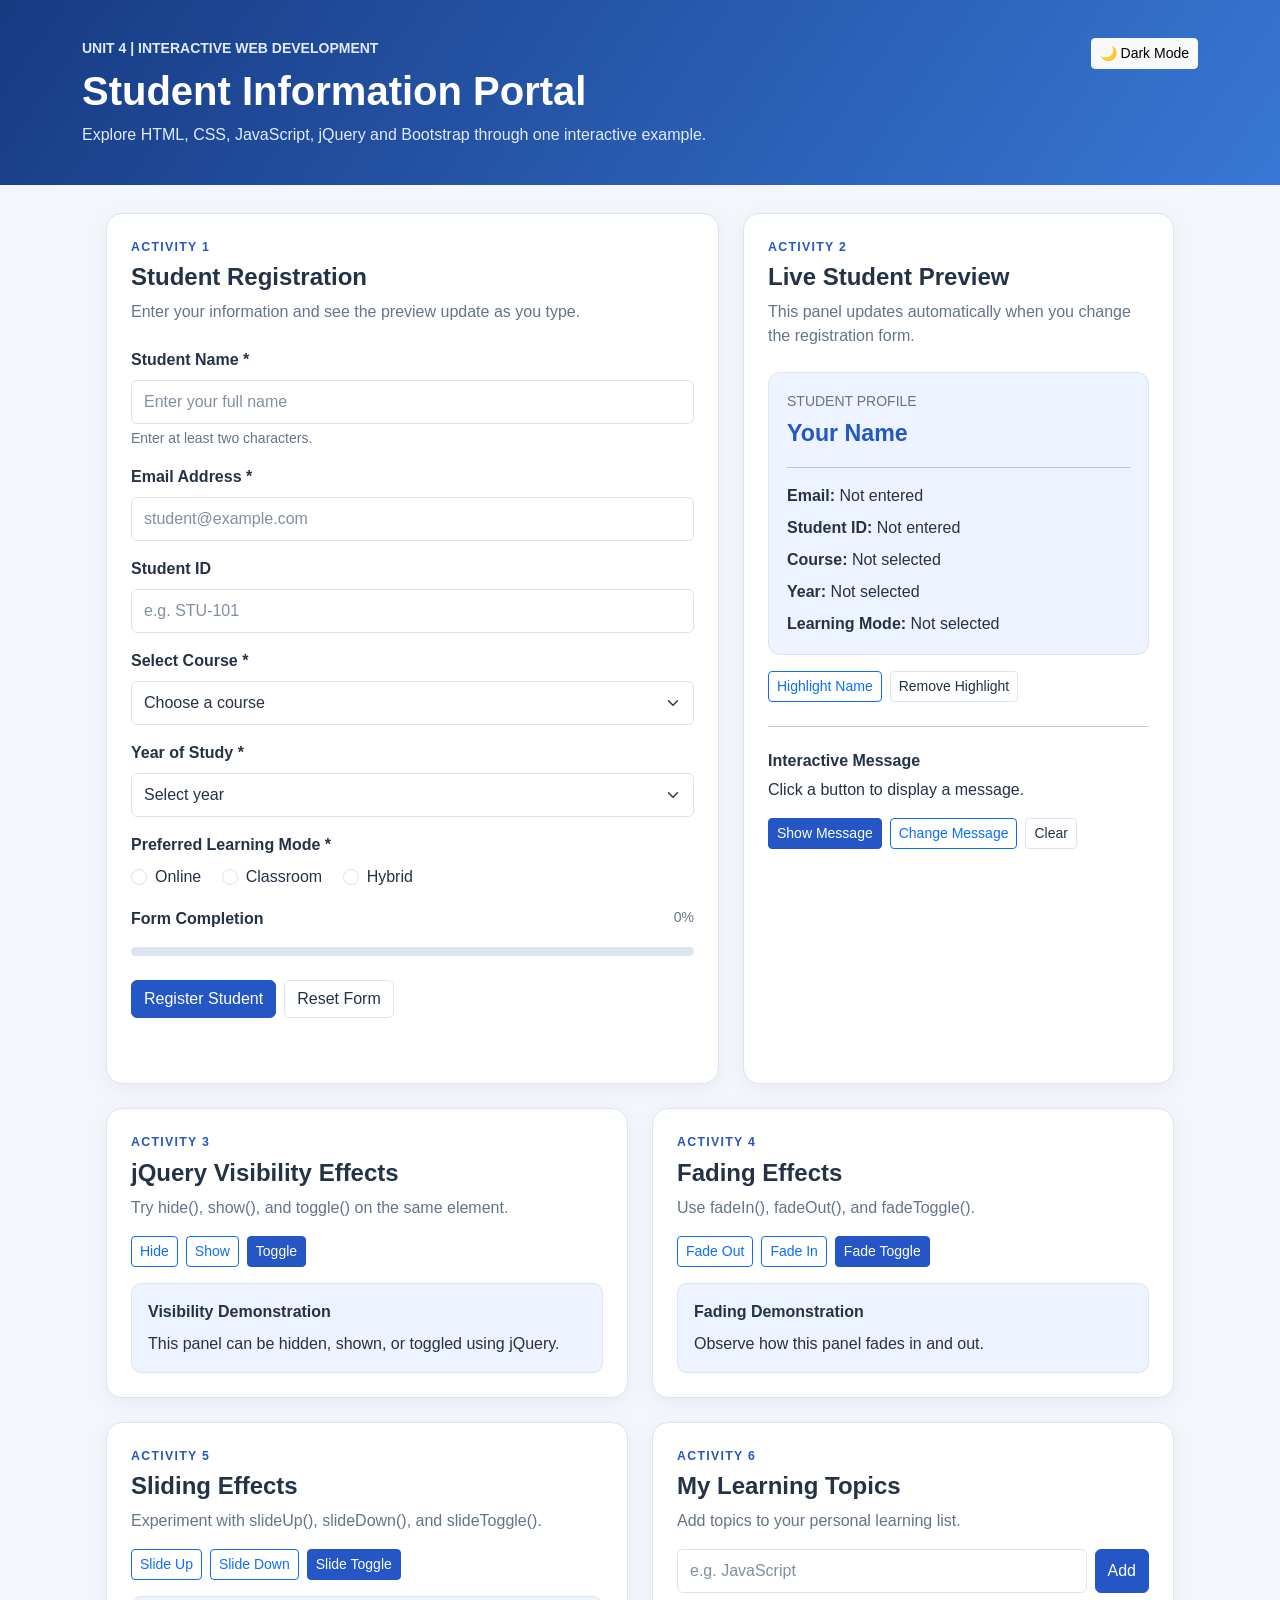
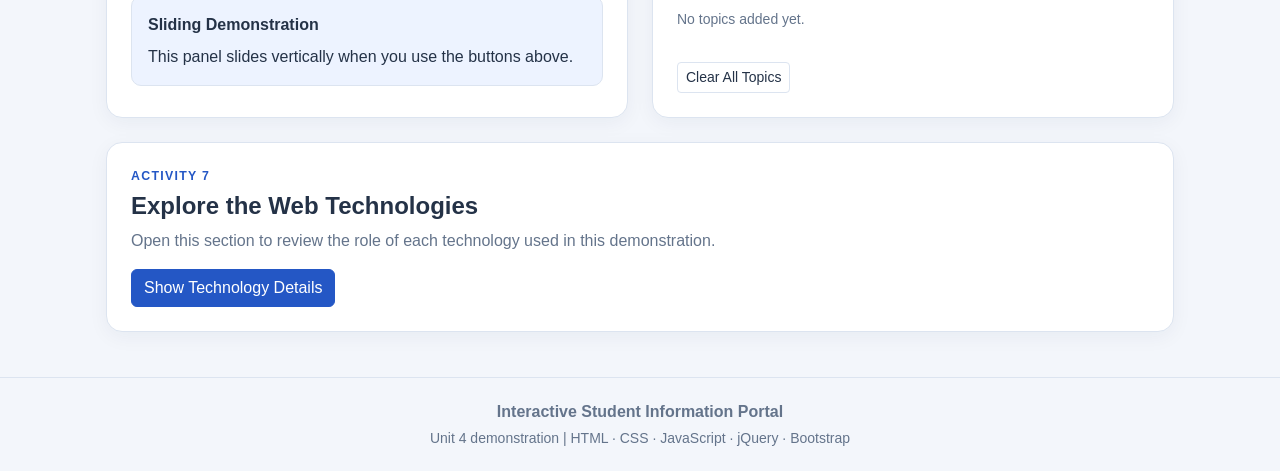
<file: code-examples/Unit 4/Code_4.44.html>
<!DOCTYPE html>
<html lang="en">
<head>
    <meta charset="UTF-8">
    <meta name="viewport" content="width=device-width, initial-scale=1">
    <meta name="color-scheme" content="light">
    <title>Unit 4: Interactive Student Information | Unit 4</title>

    <!-- Bootstrap CSS -->
    <link
        href="https://cdn.jsdelivr.net/npm/bootstrap@5.3.3/dist/css/bootstrap.min.css"
        rel="stylesheet">

    <style>
        :root {
            --page-bg: #f3f6fb;
            --card-bg: #ffffff;
            --text-color: #243247;
            --muted-color: #64748b;
            --accent: #2457c5;
            --border-color: #dce4f0;
            --soft-bg: #edf3ff;
        }

        * {
            box-sizing: border-box;
        }

        body {
            margin: 0;
            background: var(--page-bg);
            color: var(--text-color);
            font-family: Arial, Helvetica, sans-serif;
            transition: background-color 0.25s, color 0.25s;
        }

        body.dark-mode {
            --page-bg: #101827;
            --card-bg: #1c293b;
            --text-color: #edf3ff;
            --muted-color: #b3c0d3;
            --accent: #8db4ff;
            --border-color: #39485d;
            --soft-bg: #273750;
        }

        .hero {
            padding: 38px 20px;
            color: white;
            background: linear-gradient(125deg, #173b83, #3877d5);
        }

        .hero p {
            color: #e1eaff;
        }

        .page-container {
            max-width: 1100px;
            margin: 0 auto;
            padding: 28px 16px 45px;
        }

        .panel {
            height: 100%;
            padding: 24px;
            background: var(--card-bg);
            border: 1px solid var(--border-color);
            border-radius: 16px;
            box-shadow: 0 5px 20px rgb(20 40 80 / 5%);
        }

        .panel h2,
        .panel h3 {
            color: var(--text-color);
        }

        .section-label {
            margin-bottom: 7px;
            color: var(--accent);
            font-size: 0.77rem;
            font-weight: 700;
            letter-spacing: 1.3px;
            text-transform: uppercase;
        }

        .form-label {
            font-weight: 600;
        }

        .form-control,
        .form-select {
            min-height: 44px;
            color: var(--text-color);
            background-color: var(--card-bg);
            border-color: var(--border-color);
        }

        .form-control::placeholder {
            color: var(--muted-color);
            opacity: 0.8;
        }

        .form-control:focus,
        .form-select:focus {
            color: var(--text-color);
            background-color: var(--card-bg);
        }

        .dark-mode .form-select option {
            color: var(--text-color);
            background: var(--card-bg);
        }

        .btn-primary {
            background-color: var(--accent);
            border-color: var(--accent);
        }

        .dark-mode .btn-primary {
            color: #10203b;
        }

        .btn-outline-secondary {
            color: var(--text-color);
            border-color: var(--border-color);
        }

        .dark-mode .btn-outline-secondary:hover {
            color: #101827;
        }

        .muted {
            color: var(--muted-color);
        }

        .preview-box {
            padding: 18px;
            background: var(--soft-bg);
            border: 1px solid var(--border-color);
            border-radius: 12px;
        }

        .preview-name {
            color: var(--accent);
            font-size: 1.45rem;
            font-weight: 700;
            overflow-wrap: anywhere;
        }

        .highlight {
            color: var(--accent);
            font-weight: 700;
        }

        .status-message {
            min-height: 25px;
            font-size: 0.92rem;
        }

        .effect-box {
            padding: 16px;
            margin-top: 12px;
            background: var(--soft-bg);
            border: 1px solid var(--border-color);
            border-radius: 10px;
        }

        .subject-item {
            display: flex;
            justify-content: space-between;
            align-items: center;
            gap: 12px;
            padding: 10px 12px;
            margin-top: 8px;
            background: var(--soft-bg);
            border: 1px solid var(--border-color);
            border-radius: 8px;
        }

        .subject-item span {
            overflow-wrap: anywhere;
        }

        .subject-item button {
            flex-shrink: 0;
        }

        .progress {
            height: 9px;
            background: var(--border-color);
        }

        .progress-bar {
            background: var(--accent);
            transition: width 0.25s;
        }

        .footer {
            padding: 22px;
            color: var(--muted-color);
            text-align: center;
            border-top: 1px solid var(--border-color);
        }

        .modal-content {
            color: #243247;
        }

        .modal-content .muted {
            color: #64748b;
        }

        button:focus-visible,
        a:focus-visible {
            outline: 3px solid #ffbf47;
            outline-offset: 3px;
        }

        @media (max-width: 576px) {
            .hero {
                padding: 28px 16px;
            }

            .panel {
                padding: 18px;
            }

            .page-container {
                padding: 20px 12px 30px;
            }
        }

        @media (prefers-reduced-motion: reduce) {
            *,
            *::before,
            *::after {
                scroll-behavior: auto !important;
                transition-duration: 0.01ms !important;
                animation-duration: 0.01ms !important;
            }
        }
    </style>
</head>

<body>

    <!-- Page Header -->
    <header class="hero">
        <div class="container">
            <div class="d-flex justify-content-between align-items-start gap-3">
                <div>
                    <p class="text-uppercase small fw-bold mb-2">
                        Unit 4 | Interactive Web Development
                    </p>
                    <h1 class="fw-bold mb-2">Student Information Portal</h1>
                    <p class="mb-0">
                        Explore HTML, CSS, JavaScript, jQuery and Bootstrap
                        through one interactive example.
                    </p>
                </div>

                <button
                    id="themeButton"
                    class="btn btn-light btn-sm flex-shrink-0"
                    type="button"
                    aria-pressed="false">
                    🌙 Dark Mode
                </button>
            </div>
        </div>
    </header>

    <main class="page-container">
        <div class="row g-4">

            <!-- Student Registration Form -->
            <section class="col-lg-7" aria-labelledby="registrationHeading">
                <div class="panel">
                    <div class="section-label">Activity 1</div>
                    <h2 id="registrationHeading" class="h4 fw-bold mb-2">
                        Student Registration
                    </h2>
                    <p class="muted mb-4">
                        Enter your information and see the preview update
                        as you type.
                    </p>

                    <form id="studentForm">
                        <div class="mb-3">
                            <label for="studentName" class="form-label">
                                Student Name *
                            </label>
                            <input
                                type="text"
                                class="form-control"
                                id="studentName"
                                name="studentName"
                                placeholder="Enter your full name"
                                minlength="2"
                                maxlength="60"
                                autocomplete="name"
                                required>
                            <div class="form-text muted">
                                Enter at least two characters.
                            </div>
                        </div>

                        <div class="mb-3">
                            <label for="studentEmail" class="form-label">
                                Email Address *
                            </label>
                            <input
                                type="email"
                                class="form-control"
                                id="studentEmail"
                                name="studentEmail"
                                placeholder="student@example.com"
                                autocomplete="email"
                                required>
                        </div>

                        <div class="mb-3">
                            <label for="studentId" class="form-label">
                                Student ID
                            </label>
                            <input
                                type="text"
                                class="form-control"
                                id="studentId"
                                name="studentId"
                                placeholder="e.g. STU-101"
                                maxlength="20">
                        </div>

                        <div class="mb-3">
                            <label for="studentCourse" class="form-label">
                                Select Course *
                            </label>
                            <select
                                class="form-select"
                                id="studentCourse"
                                name="studentCourse"
                                required>
                                <option value="">Choose a course</option>
                                <option value="Web Development">
                                    Web Development
                                </option>
                                <option value="Computer Science">
                                    Computer Science
                                </option>
                                <option value="Data Science">
                                    Data Science
                                </option>
                                <option value="Artificial Intelligence">
                                    Artificial Intelligence
                                </option>
                                <option value="Information Technology">
                                    Information Technology
                                </option>
                            </select>
                        </div>

                        <div class="mb-3">
                            <label for="studentYear" class="form-label">
                                Year of Study *
                            </label>
                            <select
                                class="form-select"
                                id="studentYear"
                                name="studentYear"
                                required>
                                <option value="">Select year</option>
                                <option value="First Year">First Year</option>
                                <option value="Second Year">Second Year</option>
                                <option value="Third Year">Third Year</option>
                                <option value="Fourth Year">Fourth Year</option>
                            </select>
                        </div>

                        <div class="mb-3">
                            <label class="form-label d-block">
                                Preferred Learning Mode *
                            </label>

                            <div class="form-check form-check-inline">
                                <input
                                    class="form-check-input"
                                    type="radio"
                                    name="learningMode"
                                    id="modeOnline"
                                    value="Online"
                                    required>
                                <label class="form-check-label" for="modeOnline">
                                    Online
                                </label>
                            </div>

                            <div class="form-check form-check-inline">
                                <input
                                    class="form-check-input"
                                    type="radio"
                                    name="learningMode"
                                    id="modeClassroom"
                                    value="Classroom">
                                <label
                                    class="form-check-label"
                                    for="modeClassroom">
                                    Classroom
                                </label>
                            </div>

                            <div class="form-check form-check-inline">
                                <input
                                    class="form-check-input"
                                    type="radio"
                                    name="learningMode"
                                    id="modeHybrid"
                                    value="Hybrid">
                                <label class="form-check-label" for="modeHybrid">
                                    Hybrid
                                </label>
                            </div>
                        </div>

                        <div class="mb-4">
                            <div class="d-flex justify-content-between mb-2">
                                <label for="profileProgress" class="form-label">
                                    Form Completion
                                </label>
                                <span
                                    id="progressText"
                                    class="muted small">0%</span>
                            </div>
                            <div
                                class="progress"
                                role="progressbar"
                                aria-label="Form completion"
                                aria-valuemin="0"
                                aria-valuemax="100"
                                aria-valuenow="0"
                                id="progressContainer">
                                <div
                                    id="profileProgress"
                                    class="progress-bar"
                                    style="width: 0%">
                                </div>
                            </div>
                        </div>

                        <div class="d-flex flex-wrap gap-2">
                            <button
                                type="submit"
                                class="btn btn-primary">
                                Register Student
                            </button>

                            <button
                                type="reset"
                                class="btn btn-outline-secondary">
                                Reset Form
                            </button>
                        </div>

                        <p
                            id="formStatus"
                            class="status-message mt-3 mb-0"
                            role="status"
                            aria-live="polite">
                        </p>
                    </form>
                </div>
            </section>

            <!-- Live Preview -->
            <section class="col-lg-5" aria-labelledby="previewHeading">
                <div class="panel">
                    <div class="section-label">Activity 2</div>
                    <h2 id="previewHeading" class="h4 fw-bold mb-2">
                        Live Student Preview
                    </h2>
                    <p class="muted mb-4">
                        This panel updates automatically when you change
                        the registration form.
                    </p>

                    <div class="preview-box">
                        <div class="small muted mb-1">STUDENT PROFILE</div>
                        <div id="previewName" class="preview-name">
                            Your Name
                        </div>
                        <hr>

                        <p class="mb-2">
                            <strong>Email:</strong>
                            <span id="previewEmail">Not entered</span>
                        </p>

                        <p class="mb-2">
                            <strong>Student ID:</strong>
                            <span id="previewId">Not entered</span>
                        </p>

                        <p class="mb-2">
                            <strong>Course:</strong>
                            <span id="previewCourse">Not selected</span>
                        </p>

                        <p class="mb-2">
                            <strong>Year:</strong>
                            <span id="previewYear">Not selected</span>
                        </p>

                        <p class="mb-0">
                            <strong>Learning Mode:</strong>
                            <span id="previewMode">Not selected</span>
                        </p>
                    </div>

                    <div class="d-flex flex-wrap gap-2 mt-3">
                        <button
                            type="button"
                            id="highlightButton"
                            class="btn btn-outline-primary btn-sm">
                            Highlight Name
                        </button>

                        <button
                            type="button"
                            id="resetHighlightButton"
                            class="btn btn-outline-secondary btn-sm">
                            Remove Highlight
                        </button>
                    </div>

                    <hr class="my-4">

                    <h3 class="h6 fw-bold">Interactive Message</h3>
                    <p id="studentMessage" class="mb-3">
                        Click a button to display a message.
                    </p>

                    <div class="d-flex flex-wrap gap-2">
                        <button
                            type="button"
                            id="showMessage"
                            class="btn btn-primary btn-sm">
                            Show Message
                        </button>

                        <button
                            type="button"
                            id="changeMessage"
                            class="btn btn-outline-primary btn-sm">
                            Change Message
                        </button>

                        <button
                            type="button"
                            id="clearMessage"
                            class="btn btn-outline-secondary btn-sm">
                            Clear
                        </button>
                    </div>
                </div>
            </section>

            <!-- jQuery Visibility Effects -->
            <section class="col-md-6" aria-labelledby="visibilityHeading">
                <div class="panel">
                    <div class="section-label">Activity 3</div>
                    <h2 id="visibilityHeading" class="h4 fw-bold">
                        jQuery Visibility Effects
                    </h2>
                    <p class="muted">
                        Try hide(), show(), and toggle() on the same element.
                    </p>

                    <div class="d-flex flex-wrap gap-2 mb-3">
                        <button
                            type="button"
                            id="hideButton"
                            class="btn btn-outline-primary btn-sm">
                            Hide
                        </button>

                        <button
                            type="button"
                            id="showButton"
                            class="btn btn-outline-primary btn-sm">
                            Show
                        </button>

                        <button
                            type="button"
                            id="toggleButton"
                            class="btn btn-primary btn-sm">
                            Toggle
                        </button>
                    </div>

                    <div id="visibilityBox" class="effect-box">
                        <strong>Visibility Demonstration</strong>
                        <p class="mb-0 mt-2">
                            This panel can be hidden, shown, or toggled
                            using jQuery.
                        </p>
                    </div>
                </div>
            </section>

            <!-- jQuery Fading Effects -->
            <section class="col-md-6" aria-labelledby="fadingHeading">
                <div class="panel">
                    <div class="section-label">Activity 4</div>
                    <h2 id="fadingHeading" class="h4 fw-bold">
                        Fading Effects
                    </h2>
                    <p class="muted">
                        Use fadeIn(), fadeOut(), and fadeToggle().
                    </p>

                    <div class="d-flex flex-wrap gap-2 mb-3">
                        <button
                            type="button"
                            id="fadeOutButton"
                            class="btn btn-outline-primary btn-sm">
                            Fade Out
                        </button>

                        <button
                            type="button"
                            id="fadeInButton"
                            class="btn btn-outline-primary btn-sm">
                            Fade In
                        </button>

                        <button
                            type="button"
                            id="fadeToggleButton"
                            class="btn btn-primary btn-sm">
                            Fade Toggle
                        </button>
                    </div>

                    <div id="fadeBox" class="effect-box">
                        <strong>Fading Demonstration</strong>
                        <p class="mb-0 mt-2">
                            Observe how this panel fades in and out.
                        </p>
                    </div>
                </div>
            </section>

            <!-- jQuery Sliding Effects -->
            <section class="col-md-6" aria-labelledby="slidingHeading">
                <div class="panel">
                    <div class="section-label">Activity 5</div>
                    <h2 id="slidingHeading" class="h4 fw-bold">
                        Sliding Effects
                    </h2>
                    <p class="muted">
                        Experiment with slideUp(), slideDown(),
                        and slideToggle().
                    </p>

                    <div class="d-flex flex-wrap gap-2 mb-3">
                        <button
                            type="button"
                            id="slideUpButton"
                            class="btn btn-outline-primary btn-sm">
                            Slide Up
                        </button>

                        <button
                            type="button"
                            id="slideDownButton"
                            class="btn btn-outline-primary btn-sm">
                            Slide Down
                        </button>

                        <button
                            type="button"
                            id="slideToggleButton"
                            class="btn btn-primary btn-sm">
                            Slide Toggle
                        </button>
                    </div>

                    <div id="slidePanel" class="effect-box">
                        <strong>Sliding Demonstration</strong>
                        <p class="mb-0 mt-2">
                            This panel slides vertically when you use
                            the buttons above.
                        </p>
                    </div>
                </div>
            </section>

            <!-- Subject List -->
            <section class="col-md-6" aria-labelledby="subjectsHeading">
                <div class="panel">
                    <div class="section-label">Activity 6</div>
                    <h2 id="subjectsHeading" class="h4 fw-bold">
                        My Learning Topics
                    </h2>
                    <p class="muted">
                        Add topics to your personal learning list.
                    </p>

                    <form id="subjectForm" class="d-flex gap-2">
                        <label for="subjectInput" class="visually-hidden">
                            New learning topic
                        </label>
                        <input
                            type="text"
                            id="subjectInput"
                            class="form-control"
                            placeholder="e.g. JavaScript"
                            maxlength="50"
                            required>

                        <button
                            type="submit"
                            class="btn btn-primary flex-shrink-0">
                            Add
                        </button>
                    </form>

                    <div
                        id="subjectList"
                        class="mt-3"
                        aria-live="polite">
                        <p id="emptySubjects" class="muted small">
                            No topics added yet.
                        </p>
                    </div>

                    <button
                        type="button"
                        id="clearSubjects"
                        class="btn btn-outline-secondary btn-sm mt-3">
                        Clear All Topics
                    </button>
                </div>
            </section>

            <!-- Additional Information -->
            <section class="col-12" aria-labelledby="detailsHeading">
                <div class="panel">
                    <div class="section-label">Activity 7</div>
                    <h2 id="detailsHeading" class="h4 fw-bold">
                        Explore the Web Technologies
                    </h2>

                    <p class="muted">
                        Open this section to review the role of each
                        technology used in this demonstration.
                    </p>

                    <button
                        type="button"
                        id="detailsButton"
                        class="btn btn-primary"
                        aria-expanded="false"
                        aria-controls="technologyDetails">
                        Show Technology Details
                    </button>

                    <div id="technologyDetails" class="effect-box mt-3">
                        <h3 class="h6 fw-bold">HTML — Structure</h3>
                        <p>
                            HTML defines headings, paragraphs, form fields,
                            buttons, and other elements on the page.
                        </p>

                        <h3 class="h6 fw-bold">CSS — Presentation</h3>
                        <p>
                            CSS controls colours, spacing, typography,
                            responsive layout, and visual highlighting.
                        </p>

                        <h3 class="h6 fw-bold">JavaScript — Behaviour</h3>
                        <p>
                            JavaScript responds to events, validates form
                            data, updates the DOM, and calculates progress.
                        </p>

                        <h3 class="h6 fw-bold">jQuery — DOM and Effects</h3>
                        <p>
                            jQuery provides concise selectors, event methods,
                            method chaining, and visibility animations.
                        </p>

                        <h3 class="h6 fw-bold">Bootstrap — Layout</h3>
                        <p class="mb-0">
                            Bootstrap supplies responsive grid classes,
                            form styling, buttons, and utility classes.
                        </p>
                    </div>
                </div>
            </section>

        </div>
    </main>

    <footer class="footer">
        <p class="mb-1 fw-semibold">
            Interactive Student Information Portal
        </p>
        <p class="mb-0 small">
            Unit 4 demonstration | HTML · CSS · JavaScript · jQuery · Bootstrap
        </p>
    </footer>

    <!-- Registration Confirmation Modal -->
    <div
        class="modal fade"
        id="confirmationModal"
        tabindex="-1"
        aria-labelledby="confirmationTitle"
        aria-hidden="true">

        <div class="modal-dialog modal-dialog-centered">
            <div class="modal-content">
                <div class="modal-header">
                    <h2 class="modal-title fs-5" id="confirmationTitle">
                        Registration Preview
                    </h2>
                    <button
                        type="button"
                        class="btn-close"
                        data-bs-dismiss="modal"
                        aria-label="Close">
                    </button>
                </div>

                <div class="modal-body">
                    <p class="text-success fw-bold">
                        ✓ All required fields passed browser validation.
                    </p>
                    <p>
                        <strong>Name:</strong>
                        <span id="modalName"></span>
                    </p>
                    <p>
                        <strong>Email:</strong>
                        <span id="modalEmail"></span>
                    </p>
                    <p>
                        <strong>Student ID:</strong>
                        <span id="modalId"></span>
                    </p>
                    <p>
                        <strong>Course:</strong>
                        <span id="modalCourse"></span>
                    </p>
                    <p>
                        <strong>Year:</strong>
                        <span id="modalYear"></span>
                    </p>
                    <p>
                        <strong>Learning Mode:</strong>
                        <span id="modalMode"></span>
                    </p>
                    <p class="muted small mb-0">
                        This is a demonstration only. No information has
                        been sent to a server or saved to a database.
                    </p>
                </div>

                <div class="modal-footer">
                    <button
                        type="button"
                        class="btn btn-secondary"
                        data-bs-dismiss="modal">
                        Close
                    </button>
                </div>
            </div>
        </div>
    </div>

    <!-- jQuery -->
    <script src="https://code.jquery.com/jquery-3.7.1.min.js"></script>

    <!-- Bootstrap JavaScript -->
    <script
        src="https://cdn.jsdelivr.net/npm/bootstrap@5.3.3/dist/js/bootstrap.bundle.min.js">
    </script>

    <script>
        // Wait until the HTML document is ready.
        $(function () {

            // Cache commonly used elements.
            const $form = $("#studentForm");
            const $name = $("#studentName");
            const $email = $("#studentEmail");
            const $studentId = $("#studentId");
            const $course = $("#studentCourse");
            const $year = $("#studentYear");
            const $message = $("#studentMessage");

            const confirmationModal = new bootstrap.Modal(
                document.getElementById("confirmationModal")
            );

            // Return the selected learning mode.
            function getLearningMode() {
                return $('input[name="learningMode"]:checked').val()
                    || "Not selected";
            }

            // Update the live student preview.
            function updatePreview() {
                const name = $name.val().trim();
                const email = $email.val().trim();
                const studentId = $studentId.val().trim();
                const course = $course.val();
                const year = $year.val();

                $("#previewName").text(name || "Your Name");
                $("#previewEmail").text(email || "Not entered");
                $("#previewId").text(studentId || "Not entered");
                $("#previewCourse").text(course || "Not selected");
                $("#previewYear").text(year || "Not selected");
                $("#previewMode").text(getLearningMode());

                updateProgress();
            }

            // Calculate completion of the six registration items.
            function updateProgress() {
                const checks = [
                    $name.val().trim().length >= 2,
                    $email[0].checkValidity() && $email.val().trim() !== "",
                    $studentId.val().trim() !== "",
                    $course.val() !== "",
                    $year.val() !== "",
                    $('input[name="learningMode"]:checked').length > 0
                ];

                const completed = checks.filter(Boolean).length;
                const percentage = Math.round(
                    (completed / checks.length) * 100
                );

                $("#profileProgress").css("width", percentage + "%");
                $("#progressText").text(percentage + "%");

                $("#progressContainer").attr(
                    "aria-valuenow",
                    percentage
                );
            }

            // Update the preview when form values change.
            $form.on("input change", "input, select", function () {
                updatePreview();
            });

            // Highlight the student name using jQuery method chaining.
            $("#highlightButton").on("click", function () {
                $("#previewName")
                    .addClass("highlight")
                    .css("text-decoration", "underline")
                    .attr("title", "Highlighted student name");
            });

            $("#resetHighlightButton").on("click", function () {
                $("#previewName")
                    .removeClass("highlight")
                    .css("text-decoration", "none")
                    .removeAttr("title");
            });

            // Interactive messages.
            $("#showMessage").on("click", function () {
                $message
                    .text("JavaScript makes web pages interactive.")
                    .addClass("highlight");
            });

            $("#changeMessage").on("click", function () {
                $message
                    .text("jQuery makes many DOM operations concise.")
                    .addClass("highlight");
            });

            $("#clearMessage").on("click", function () {
                $message
                    .text("Click a button to display a message.")
                    .removeClass("highlight");
            });

            // Visibility effects.
            $("#hideButton").on("click", function () {
                $("#visibilityBox").stop(true, true).hide(250);
            });

            $("#showButton").on("click", function () {
                $("#visibilityBox").stop(true, true).show(250);
            });

            $("#toggleButton").on("click", function () {
                $("#visibilityBox").stop(true, true).toggle(250);
            });

            // Fading effects.
            $("#fadeOutButton").on("click", function () {
                $("#fadeBox").stop(true, true).fadeOut(350);
            });

            $("#fadeInButton").on("click", function () {
                $("#fadeBox").stop(true, true).fadeIn(350);
            });

            $("#fadeToggleButton").on("click", function () {
                $("#fadeBox").stop(true, true).fadeToggle(350);
            });

            // Sliding effects.
            $("#slideUpButton").on("click", function () {
                $("#slidePanel").stop(true, true).slideUp(350);
            });

            $("#slideDownButton").on("click", function () {
                $("#slidePanel").stop(true, true).slideDown(350);
            });

            $("#slideToggleButton").on("click", function () {
                $("#slidePanel").stop(true, true).slideToggle(350);
            });

            // Show or hide the technology details.
            $("#technologyDetails").hide();

            $("#detailsButton").on("click", function () {
                const $details = $("#technologyDetails");
                const isVisible = $details.is(":visible");

                $details.stop(true, true).slideToggle(250);

                $(this)
                    .text(
                        isVisible
                            ? "Show Technology Details"
                            : "Hide Technology Details"
                    )
                    .attr("aria-expanded", String(!isVisible));
            });

            // Add a topic to the learning list.
            $("#subjectForm").on("submit", function (event) {
                event.preventDefault();

                const $input = $("#subjectInput");
                const topic = $input.val().trim();

                if (!topic) {
                    $input.trigger("focus");
                    return;
                }

                // Use text(), not HTML insertion, for user-entered content.
                const $item = $("<div>").addClass("subject-item");
                const $label = $("<span>").text(topic);
                const $remove = $("<button>")
                    .attr({
                        type: "button",
                        "aria-label": "Remove " + topic
                    })
                    .addClass("btn btn-outline-danger btn-sm")
                    .text("Remove");

                $remove.on("click", function () {
                    $item.slideUp(180, function () {
                        $item.remove();

                        if ($("#subjectList .subject-item").length === 0) {
                            $("#emptySubjects").show();
                        }
                    });
                });

                $item.append($label, $remove);
                $("#emptySubjects").hide();
                $("#subjectList").append($item.hide());
                $item.slideDown(200);

                $input.val("").trigger("focus");
            });

            // Clear the learning list.
            $("#clearSubjects").on("click", function () {
                $("#subjectList .subject-item").remove();
                $("#emptySubjects").show();
            });

            // Demonstrate switching between light and dark themes.
            $("#themeButton").on("click", function () {
                const isDark = $("body").toggleClass("dark-mode")
                    .hasClass("dark-mode");

                $(this)
                    .text(isDark ? "☀️ Light Mode" : "🌙 Dark Mode")
                    .attr("aria-pressed", String(isDark));
            });

            // Validate the form and display a confirmation modal.
            $form.on("submit", function (event) {
                event.preventDefault();

                const form = this;

                if (!form.checkValidity()) {
                    form.reportValidity();

                    $("#formStatus")
                        .text("Please correct the highlighted form fields.")
                        .removeClass("text-success")
                        .addClass("text-danger");

                    return;
                }

                const details = {
                    name: $name.val().trim(),
                    email: $email.val().trim(),
                    id: $studentId.val().trim() || "Not provided",
                    course: $course.val(),
                    year: $year.val(),
                    mode: getLearningMode()
                };

                // Populate the modal using text-safe DOM operations.
                $("#modalName").text(details.name);
                $("#modalEmail").text(details.email);
                $("#modalId").text(details.id);
                $("#modalCourse").text(details.course);
                $("#modalYear").text(details.year);
                $("#modalMode").text(details.mode);

                $("#formStatus")
                    .text("Validation successful. Review the registration preview.")
                    .removeClass("text-danger")
                    .addClass("text-success");

                confirmationModal.show();
            });

            // Reset the live preview after the form's reset event.
            $form.on("reset", function () {
                window.setTimeout(function () {
                    updatePreview();

                    $("#formStatus")
                        .text("")
                        .removeClass("text-success text-danger");

                    $("#previewName")
                        .removeClass("highlight")
                        .css("text-decoration", "none")
                        .removeAttr("title");
                }, 0);
            });

            // Initialise the page.
            updatePreview();

        });
    </script>

</body>
</html>
</file>
<file: code-examples/Appendix A/mini-learning-academy/assets/css/styles.css>
/* ==========================================================================
   Mini Learning Academy - stylesheet
   --------------------------------------------------------------------------
   Theming model (read this first):
   - <html data-style="..."> selects one of THREE visual flavors:
       "aurora"    - modern indigo, rounded, soft shadows (default)
       "sunrise"   - warm, playful, extra-round pill shapes
       "editorial" - serif headings, sharp corners, hard borders
   - <html data-mode="light|dark"> selects the colour mode.
   - Every colour, radius, font and shadow used by the components below is a
     CSS custom property (variable), so each flavor only redefines variables.
   Sections:  1) flavor tokens  2) dark-mode tokens  3) base & components
              4) flavor-specific touches  5) switcher UI  6) responsive
   ========================================================================== */

/* --------------------------------------------------------------------------
   1) FLAVOR TOKENS (light mode values)
   -------------------------------------------------------------------------- */
:root,
:root[data-style="aurora"] {
  --ink: #18233b;
  --muted: #69758c;
  --brand: #5b55d9;
  --brand-dark: #413bb7;
  --brand-contrast: #ffffff;
  --brand-soft: #eeedff;
  --brand-soft-hover: #e2e0ff;
  --brand-soft-line: #dedcff;
  --accent: #ffc107;
  --page: #f6f7fc;
  --surface: #ffffff;
  --surface-2: #f0f1f7;
  --band: #eeefff;
  --line: #e8eaf2;
  --nav-bg: rgba(255, 255, 255, .94);
  --nav-link: #536078;
  --hero-bg:
    radial-gradient(circle at 85% 18%, rgba(255,255,255,.25), transparent 22%),
    linear-gradient(120deg, #37318f 0%, #5d56d9 52%, #8079f2 100%);
  --footer-bg: #1b2340;
  --footer-text: #dce1f2;
  --footer-link: #c5c9ff;
  --success-bg: #e8f8f1;
  --success-line: #22976f;
  --danger-bg: #fff0f1;
  --danger-line: #d75b67;
  --shadow: 0 16px 45px rgba(30, 39, 75, .08);
  --shadow-soft: 0 6px 24px rgba(30, 39, 75, .035);
  --radius: 20px;
  --radius-sm: 12px;
  --radius-pill: 99px;
  --border-w: 1px;
  --font-body: Inter, "Segoe UI", system-ui, -apple-system, Arial, sans-serif;
  --font-head: var(--font-body);
  --head-weight: 850;
  --head-tracking: -1px;
  --hero-tracking: -2px;
}

:root[data-style="sunrise"] {
  --ink: #3a2418;
  --muted: #86695a;
  --brand: #e8590c;
  --brand-dark: #bf4608;
  --brand-contrast: #ffffff;
  --brand-soft: #fff0e3;
  --brand-soft-hover: #ffe3cc;
  --brand-soft-line: #ffd4b0;
  --accent: #ffd43b;
  --page: #fffaf4;
  --surface: #ffffff;
  --surface-2: #fff3e6;
  --band: #ffefdc;
  --line: #f3e3d3;
  --nav-bg: rgba(255, 250, 244, .94);
  --nav-link: #7a5a48;
  --hero-bg:
    radial-gradient(circle at 15% 85%, rgba(255,212,59,.35), transparent 28%),
    linear-gradient(125deg, #c2255c 0%, #e8590c 55%, #ff922b 100%);
  --footer-bg: #3a1f14;
  --footer-text: #fbe6d6;
  --footer-link: #ffc9a0;
  --success-bg: #e6f8ea;
  --success-line: #2f9e44;
  --danger-bg: #ffe9e9;
  --danger-line: #e03131;
  --shadow: 0 18px 45px rgba(191, 70, 8, .14);
  --shadow-soft: 0 6px 22px rgba(191, 70, 8, .07);
  --radius: 30px;
  --radius-sm: 20px;
  --radius-pill: 99px;
  --border-w: 1px;
  --font-body: "Trebuchet MS", "Segoe UI", system-ui, -apple-system, Arial, sans-serif;
  --font-head: "Trebuchet MS", "Segoe UI", system-ui, sans-serif;
  --head-weight: 800;
  --head-tracking: -.5px;
  --hero-tracking: -1.5px;
}

:root[data-style="editorial"] {
  --ink: #111111;
  --muted: #5c5c5c;
  --brand: #0b6e6e;
  --brand-dark: #064b4b;
  --brand-contrast: #ffffff;
  --brand-soft: #e3f1f0;
  --brand-soft-hover: #cfe7e5;
  --brand-soft-line: #a9d3cf;
  --accent: #f2b705;
  --page: #fbfaf7;
  --surface: #ffffff;
  --surface-2: #f1efe8;
  --band: #efece3;
  --line: #1111112e;
  --nav-bg: rgba(251, 250, 247, .96);
  --nav-link: #333333;
  --hero-bg: linear-gradient(0deg, #111111, #111111);
  --footer-bg: #111111;
  --footer-text: #e8e6df;
  --footer-link: #7fd6d0;
  --success-bg: #e3f3ea;
  --success-line: #1b7f4f;
  --danger-bg: #fbe8e6;
  --danger-line: #b3261e;
  --shadow: 6px 6px 0 rgba(17, 17, 17, .85);
  --shadow-soft: 3px 3px 0 rgba(17, 17, 17, .85);
  --radius: 4px;
  --radius-sm: 2px;
  --radius-pill: 2px;
  --border-w: 2px;
  --font-body: "Segoe UI", system-ui, -apple-system, Arial, sans-serif;
  --font-head: Georgia, "Times New Roman", Times, serif;
  --head-weight: 700;
  --head-tracking: -.5px;
  --hero-tracking: -1.5px;
}

/* --------------------------------------------------------------------------
   2) DARK-MODE TOKENS (override only colours/shadows, never layout)
   -------------------------------------------------------------------------- */
:root[data-mode="dark"],
:root[data-style="aurora"][data-mode="dark"] {
  --ink: #e8ebf6;
  --muted: #a3adc4;
  --brand: #8f8aff;
  --brand-dark: #aaa6ff;
  --brand-contrast: #10122a;
  --brand-soft: #25274d;
  --brand-soft-hover: #2e3160;
  --brand-soft-line: #3a3d75;
  --page: #0e1220;
  --surface: #171c30;
  --surface-2: #222844;
  --band: #131830;
  --line: #2a3150;
  --nav-bg: rgba(14, 18, 32, .92);
  --nav-link: #b7c0d8;
  --hero-bg:
    radial-gradient(circle at 85% 18%, rgba(255,255,255,.10), transparent 22%),
    linear-gradient(120deg, #1b1853 0%, #322d9b 55%, #4b44c4 100%);
  --footer-bg: #090c18;
  --success-bg: #12362b;
  --success-line: #3fc79a;
  --danger-bg: #3b1a20;
  --danger-line: #ef7b86;
  --shadow: 0 16px 45px rgba(0, 0, 0, .45);
  --shadow-soft: 0 6px 24px rgba(0, 0, 0, .3);
}

:root[data-style="sunrise"][data-mode="dark"] {
  --ink: #fdeee2;
  --muted: #cdaf9c;
  --brand: #ff8a3d;
  --brand-dark: #ffa566;
  --brand-contrast: #2a1208;
  --brand-soft: #442717;
  --brand-soft-hover: #573220;
  --brand-soft-line: #6b3f27;
  --page: #1c110b;
  --surface: #281912;
  --surface-2: #38241a;
  --band: #22150e;
  --line: #43291c;
  --nav-bg: rgba(28, 17, 11, .92);
  --nav-link: #e2c3ae;
  --hero-bg:
    radial-gradient(circle at 15% 85%, rgba(255,212,59,.16), transparent 28%),
    linear-gradient(125deg, #6d1233 0%, #a63a08 55%, #c9650f 100%);
  --footer-bg: #130a06;
  --success-bg: #17341d;
  --success-line: #51cf66;
  --danger-bg: #3c1a1a;
  --danger-line: #ff8787;
  --shadow: 0 18px 45px rgba(0, 0, 0, .5);
  --shadow-soft: 0 6px 22px rgba(0, 0, 0, .35);
}

:root[data-style="editorial"][data-mode="dark"] {
  --ink: #f1efe8;
  --muted: #b5b2a7;
  --brand: #4fd1c5;
  --brand-dark: #81e6dc;
  --brand-contrast: #06201e;
  --brand-soft: #12302f;
  --brand-soft-hover: #1a413f;
  --brand-soft-line: #24605c;
  --page: #121212;
  --surface: #1b1b1b;
  --surface-2: #272727;
  --band: #181818;
  --line: #f1efe83d;
  --nav-bg: rgba(18, 18, 18, .96);
  --nav-link: #d8d5ca;
  --hero-bg: linear-gradient(0deg, #000000, #000000);
  --footer-bg: #000000;
  --success-bg: #11301f;
  --success-line: #4cc38a;
  --danger-bg: #3a1714;
  --danger-line: #ff7b72;
  --shadow: 6px 6px 0 rgba(79, 209, 197, .55);
  --shadow-soft: 3px 3px 0 rgba(79, 209, 197, .45);
}

/* Tell the browser which built-in widgets (scrollbars, date pickers) to draw. */
:root[data-mode="dark"] { color-scheme: dark; }
:root[data-mode="light"] { color-scheme: light; }

/* --------------------------------------------------------------------------
   3) BASE & COMPONENTS (use variables only - no hard-coded colours)
   -------------------------------------------------------------------------- */
* { box-sizing: border-box; }
html { scroll-behavior: smooth; }
body {
  margin: 0;
  background: var(--page);
  color: var(--ink);
  font-family: var(--font-body);
  line-height: 1.6;
  transition: background-color .25s ease, color .25s ease;
}
h1, h2, h3, h4, h5, h6, .navbar-brand { font-family: var(--font-head); }
a { text-decoration: none; }
a:focus-visible, button:focus-visible, .form-control:focus-visible {
  outline: 3px solid var(--brand);
  outline-offset: 2px;
}

/* Bootstrap utility colours follow the active theme */
.text-primary { color: var(--brand) !important; }
.text-secondary, .text-body-secondary { color: var(--muted) !important; }
.text-warning { color: var(--accent) !important; }

.navbar {
  background: var(--nav-bg);
  border-bottom: var(--border-w) solid var(--line);
  backdrop-filter: blur(12px);
}
.navbar-brand { color: var(--ink); font-weight: 800; letter-spacing: -.5px; }
.navbar-brand:hover { color: var(--ink); }
.navbar-toggler { border-color: var(--line); }
.brand-mark {
  display: inline-grid; place-items: center; width: 38px; height: 38px;
  margin-right: 8px; border-radius: var(--radius-sm); color: var(--brand-contrast);
  background: var(--brand);
}
.nav-link { color: var(--nav-link); font-weight: 600; }
.nav-link:hover, .nav-link.active { color: var(--brand); }

.btn-brand {
  background: var(--brand); border: var(--border-w) solid var(--brand); color: var(--brand-contrast);
  border-radius: var(--radius-sm); font-weight: 700; padding: .72rem 1.1rem;
}
.btn-brand:hover, .btn-brand:focus, .btn-brand:active {
  background: var(--brand-dark) !important; border-color: var(--brand-dark) !important; color: var(--brand-contrast) !important;
}
.btn-brand:disabled { opacity: .55; }
.btn-soft {
  background: var(--brand-soft); border: var(--border-w) solid var(--brand-soft-line);
  color: var(--brand); border-radius: var(--radius-sm); font-weight: 700;
}
.btn-soft:hover, .btn-soft:active { background: var(--brand-soft-hover) !important; color: var(--brand-dark) !important; border-color: var(--brand-soft-line) !important; }
.btn-soft:disabled { opacity: .7; color: var(--brand); background: var(--brand-soft); }

.hero {
  position: relative; overflow: hidden; padding: 5.5rem 0 4.8rem;
  background: var(--hero-bg);
  color: #fff;
}
.hero::after {
  content: ""; position: absolute; width: 380px; height: 380px; right: -100px; bottom: -210px;
  border: 1px solid rgba(255,255,255,.25); border-radius: 50%;
  box-shadow: 0 0 0 35px rgba(255,255,255,.04), 0 0 0 75px rgba(255,255,255,.035);
}
.hero-content { position: relative; z-index: 1; }
.eyebrow {
  display: inline-flex; align-items: center; gap: 8px; padding: .4rem .8rem;
  border: 1px solid rgba(255,255,255,.3); border-radius: var(--radius-pill);
  background: rgba(255,255,255,.12); font-size: .82rem; font-weight: 700;
}
.hero h1 { max-width: 720px; margin: 1.2rem 0; font-size: clamp(2.4rem, 5vw, 4.3rem); line-height: 1.08; letter-spacing: var(--hero-tracking); font-weight: var(--head-weight); }
.hero p { max-width: 590px; color: rgba(255,255,255,.85); font-size: 1.08rem; }
.hero .btn-light { background: #fff; color: #18233b; border-radius: var(--radius-sm); }
.hero .btn-outline-light { border-radius: var(--radius-sm); }
.hero-panel {
  max-width: 430px; margin-left: auto; padding: 1.25rem; border: 1px solid rgba(255,255,255,.22);
  border-radius: calc(var(--radius) + 4px); background: rgba(255,255,255,.13); backdrop-filter: blur(12px);
  box-shadow: 0 25px 70px rgba(24,20,88,.22);
}
.hero-stat { padding: 1rem; border-radius: var(--radius-sm); background: rgba(255,255,255,.13); }
.hero-stat strong { display: block; font-size: 1.5rem; }
.hero .text-white-50 { color: rgba(255,255,255,.75) !important; }

.section-space { padding: 4.5rem 0; }
.section-kicker { color: var(--brand); font-size: .78rem; font-weight: 800; letter-spacing: 1.5px; text-transform: uppercase; }
.section-title { margin: .45rem 0 .7rem; font-weight: var(--head-weight); letter-spacing: var(--head-tracking); }
.section-intro { max-width: 650px; color: var(--muted); }

.surface-card {
  height: 100%; border: var(--border-w) solid var(--line); border-radius: var(--radius);
  background: var(--surface); box-shadow: var(--shadow-soft);
  transition: transform .2s ease, box-shadow .2s ease;
}
.surface-card:hover { transform: translateY(-4px); box-shadow: var(--shadow); }
.feature-icon {
  display: grid; place-items: center; width: 48px; height: 48px;
  border-radius: var(--radius-sm); color: var(--brand); background: var(--brand-soft); font-size: 1.25rem;
}
.course-art {
  min-height: 145px; display: flex; align-items: flex-end; justify-content: space-between;
  padding: 1.2rem; border-radius: calc(var(--radius) - 3px); color: #fff; overflow: hidden;
}
.art-purple { background: linear-gradient(135deg, #625ce4, #9a95ff); }
.art-blue { background: linear-gradient(135deg, #1678b9, #70c8ed); }
.art-orange { background: linear-gradient(135deg, #e27a43, #f7bd79); }
.art-green { background: linear-gradient(135deg, #208b75, #7bd8b5); }
.art-pink { background: linear-gradient(135deg, #b64c92, #ed9fc9); }
.art-dark { background: linear-gradient(135deg, #29334e, #66728e); }
.course-icon { font-size: 2.5rem; opacity: .95; }
:root[data-mode="dark"] .course-art { filter: brightness(.88) saturate(.95); }
.pill {
  display: inline-block; padding: .28rem .65rem; border-radius: var(--radius-pill);
  background: var(--surface-2); color: var(--muted); font-size: .75rem; font-weight: 700;
}
.pill-on-art { background: rgba(255,255,255,.92); color: #18233b; }
.course-meta { color: var(--muted); font-size: .84rem; }
.progress { height: 8px; border-radius: var(--radius-pill); background: var(--surface-2); }
.progress-bar { background: var(--brand); border-radius: var(--radius-pill); }
.filter-btn {
  padding: .48rem .9rem; border: var(--border-w) solid var(--line); border-radius: var(--radius-pill);
  background: var(--surface); color: var(--muted); font-weight: 700; font-size: .88rem;
}
.filter-btn.active, .filter-btn:hover { border-color: var(--brand); background: var(--brand-soft); color: var(--brand); }
.dashboard-band { background: var(--band); }
.dashboard-card { padding: 1.2rem; border: var(--border-w) solid var(--line); border-radius: calc(var(--radius) - 2px); background: var(--surface); }
.stat-number { font-size: 1.8rem; font-weight: 850; letter-spacing: -1px; font-family: var(--font-head); }
.avatar {
  display: inline-grid; place-items: center; width: 44px; height: 44px; flex: 0 0 auto;
  border-radius: 50%; background: var(--brand-soft); color: var(--brand); font-weight: 800;
}
.resource-row { display: flex; align-items: center; gap: 13px; padding: .9rem 0; border-bottom: 1px solid var(--line); }
.resource-row:last-child { border-bottom: 0; }
.resource-icon { display: grid; place-items: center; width: 40px; height: 40px; border-radius: var(--radius-sm); background: var(--surface-2); color: var(--brand); }
.quote-card { padding: 1.6rem; border-radius: var(--radius); background: var(--surface); border: var(--border-w) solid var(--line); }
.carousel-indicators [data-bs-target] { background-color: var(--brand); }
.carousel-control-prev-icon, .carousel-control-next-icon { filter: invert(.5); }
:root[data-mode="dark"] .carousel-control-prev-icon,
:root[data-mode="dark"] .carousel-control-next-icon { filter: none; }

/* Bootstrap components mapped to theme tokens */
.accordion {
  --bs-accordion-bg: var(--surface);
  --bs-accordion-color: var(--ink);
  --bs-accordion-border-color: var(--line);
  --bs-accordion-btn-color: var(--ink);
  --bs-accordion-btn-bg: var(--surface);
  --bs-accordion-active-color: var(--brand-dark);
  --bs-accordion-active-bg: var(--brand-soft);
}
.accordion-item { border: var(--border-w) solid var(--line); border-radius: var(--radius-sm) !important; overflow: hidden; margin-bottom: .7rem; }
.accordion-button { font-weight: 700; font-family: var(--font-head); }
.accordion-button:not(.collapsed) { background: var(--brand-soft); color: var(--brand-dark); box-shadow: none; }
.modal-content { background: var(--surface); color: var(--ink); border-radius: var(--radius) !important; border: var(--border-w) solid var(--line) !important; }
.toast { background: var(--surface); color: var(--ink); border: var(--border-w) solid var(--line) !important; border-radius: var(--radius-sm); }
.input-group-text { background: var(--surface); color: var(--muted); border-color: var(--line); }
.form-control, .form-select {
  background-color: var(--surface); color: var(--ink);
  border-color: var(--line); border-width: var(--border-w); border-radius: var(--radius-sm); padding: .7rem .85rem;
}
.form-control::placeholder { color: var(--muted); opacity: .8; }
.form-control:focus, .form-select:focus {
  background-color: var(--surface); color: var(--ink);
  border-color: var(--brand); box-shadow: 0 0 0 .2rem color-mix(in srgb, var(--brand) 22%, transparent);
}
.form-check-input:checked { background-color: var(--brand); border-color: var(--brand); }

.toast-container { z-index: 1090; }
.empty-state { padding: 2.5rem 1rem; text-align: center; color: var(--muted); }
.quiz-option {
  display: block; width: 100%; margin: .55rem 0; padding: .85rem 1rem; text-align: left;
  border: var(--border-w) solid var(--line); border-radius: var(--radius-sm);
  background: var(--surface); color: var(--ink);
}
.quiz-option:hover:not(:disabled) { border-color: var(--brand); background: var(--brand-soft); }
.quiz-option:disabled { color: var(--ink); }
.quiz-option.correct { border-color: var(--success-line); background: var(--success-bg); }
.quiz-option.incorrect { border-color: var(--danger-line); background: var(--danger-bg); }
.text-success { color: var(--success-line) !important; }
.text-danger { color: var(--danger-line) !important; }
.visually-hidden-focusable:focus { position: static; width: auto; height: auto; padding: .5rem; }

/* Footer (always a dark band, in every flavor and mode) */
.site-footer { padding: 3rem 0 1.5rem; background: var(--footer-bg); color: var(--footer-text); }
.site-footer a { color: var(--footer-link); }
.site-footer a:hover { text-decoration: underline; }
.site-footer .text-white-50 { color: rgba(255,255,255,.68) !important; }
.site-footer .navbar-brand { color: #fff; }
.site-footer .brand-mark { background: var(--brand); }
.credits { padding: 1.1rem 1.25rem; border: 1px solid rgba(255,255,255,.18); border-radius: var(--radius-sm); background: rgba(255,255,255,.05); }
.credits h2 { font-size: 1rem; margin: 0 0 .6rem; color: #fff; }
.credits ul { margin: 0; padding-left: 1.1rem; font-size: .84rem; color: rgba(255,255,255,.78); }
.credits li { margin-bottom: .35rem; }
.credits li:last-child { margin-bottom: 0; }

/* --------------------------------------------------------------------------
   4) FLAVOR-SPECIFIC TOUCHES (things variables alone cannot express)
   -------------------------------------------------------------------------- */
/* Sunrise: chunky, friendly buttons */
:root[data-style="sunrise"] .btn-brand,
:root[data-style="sunrise"] .btn-soft,
:root[data-style="sunrise"] .hero .btn-light,
:root[data-style="sunrise"] .hero .btn-outline-light { border-radius: 99px; }
:root[data-style="sunrise"] .brand-mark { border-radius: 50%; }
:root[data-style="sunrise"] .surface-card:hover { transform: translateY(-6px) rotate(-.4deg); }
:root[data-style="sunrise"] .hero::after { border-radius: 50% 40% 55% 45%; }

/* Editorial: print-like, flat and high contrast */
:root[data-style="editorial"] .hero { border-bottom: 4px solid var(--accent); }
:root[data-style="editorial"] .hero::after { display: none; }
:root[data-style="editorial"] .hero-panel { backdrop-filter: none; box-shadow: none; background: transparent; border: 2px solid #f1efe8; }
:root[data-style="editorial"] .hero-stat { background: transparent; border: 1px solid rgba(255,255,255,.35); }
:root[data-style="editorial"] .eyebrow { background: var(--accent); color: #111; border-color: var(--accent); }
:root[data-style="editorial"] .surface-card:hover { transform: translate(-2px, -2px); }
:root[data-style="editorial"] .navbar { border-bottom: 2px solid var(--ink); backdrop-filter: none; }
:root[data-style="editorial"] .section-kicker { letter-spacing: 3px; }
:root[data-style="editorial"] .btn-brand,
:root[data-style="editorial"] .btn-soft { box-shadow: 3px 3px 0 var(--ink); }
:root[data-style="editorial"] .btn-brand:active,
:root[data-style="editorial"] .btn-soft:active { box-shadow: 0 0 0 var(--ink); transform: translate(3px, 3px); }
:root[data-style="editorial"] .avatar { border-radius: 2px; }
:root[data-style="editorial"] .progress,
:root[data-style="editorial"] .progress-bar { border-radius: 0; }
:root[data-style="editorial"] .site-footer { border-top: 4px solid var(--accent); }
:root[data-style="editorial"][data-mode="dark"] .btn-brand,
:root[data-style="editorial"][data-mode="dark"] .btn-soft { box-shadow: 3px 3px 0 rgba(79,209,197,.55); }

/* Respect users who prefer less motion */
@media (prefers-reduced-motion: reduce) {
  *, *::before, *::after { transition: none !important; animation: none !important; scroll-behavior: auto !important; }
}

/* --------------------------------------------------------------------------
   5) THEME SWITCHER UI (navbar)
   -------------------------------------------------------------------------- */
.theme-controls { display: flex; align-items: center; gap: .5rem; }
.theme-btn {
  display: inline-flex; align-items: center; gap: .4rem; height: 40px; padding: 0 .75rem;
  border: var(--border-w) solid var(--line); border-radius: var(--radius-sm);
  background: var(--surface); color: var(--ink); font-weight: 700; font-size: .88rem;
}
.theme-btn:hover { border-color: var(--brand); color: var(--brand); }
.theme-menu {
  --bs-dropdown-bg: var(--surface); --bs-dropdown-color: var(--ink);
  --bs-dropdown-border-color: var(--line); --bs-dropdown-link-color: var(--ink);
  --bs-dropdown-link-hover-bg: var(--brand-soft); --bs-dropdown-link-hover-color: var(--brand-dark);
  --bs-dropdown-link-active-bg: var(--brand-soft); --bs-dropdown-link-active-color: var(--brand-dark);
  min-width: 230px; border-radius: var(--radius-sm); padding: .4rem;
}
.theme-option { display: flex; align-items: center; gap: .7rem; border-radius: var(--radius-sm); font-weight: 600; }
.theme-option small { display: block; font-weight: 400; color: var(--muted); }
.theme-option .bi-check2 { margin-left: auto; visibility: hidden; color: var(--brand); }
.theme-option[aria-checked="true"] .bi-check2 { visibility: visible; }
.theme-swatch { width: 28px; height: 28px; flex: 0 0 auto; border-radius: 8px; border: 2px solid var(--surface); box-shadow: 0 0 0 1px var(--line); }
.swatch-aurora { background: linear-gradient(135deg, #37318f, #8079f2); }
.swatch-sunrise { background: linear-gradient(135deg, #c2255c, #ff922b); border-radius: 50%; }
.swatch-editorial { background: linear-gradient(90deg, #111 50%, #0b6e6e 50%); border-radius: 2px; }

/* --------------------------------------------------------------------------
   6) RESPONSIVE
   -------------------------------------------------------------------------- */
@media (max-width: 767.98px) {
  .hero { padding: 4rem 0 3.5rem; }
  .hero h1 { letter-spacing: -1px; }
  .section-space { padding: 3.3rem 0; }
  .hero-panel { margin: 2rem 0 0; }
}
@media (max-width: 991.98px) {
  .theme-controls { margin-bottom: .75rem; }
}
@media (min-width: 1200px) {
  .container { max-width: 1160px; }
}
</file>
<file: code-examples/Appendix A/mini-learning-academy_error/assets/css/styles.css>
/* ==========================================================================
   Mini Learning Academy - stylesheet
   --------------------------------------------------------------------------
   Theming model (read this first):
   - <html data-style="..."> selects one of THREE visual flavors:
       "aurora"    - modern indigo, rounded, soft shadows (default)
       "sunrise"   - warm, playful, extra-round pill shapes
       "editorial" - serif headings, sharp corners, hard borders
   - <html data-mode="light|dark"> selects the colour mode.
   - Every colour, radius, font and shadow used by the components below is a
     CSS custom property (variable), so each flavor only redefines variables.
   Sections:  1) flavor tokens  2) dark-mode tokens  3) base & components
              4) flavor-specific touches  5) switcher UI  6) responsive
   ========================================================================== */

/* --------------------------------------------------------------------------
   1) FLAVOR TOKENS (light mode values)
   -------------------------------------------------------------------------- */
:root,
:root[data-style="aurora"] {
  --ink: #18233b;
  --muted: #69758c;
  --brand: #5b55d9;
  --brand-dark: #413bb7;
  --brand-contrast: #ffffff;
  --brand-soft: #eeedff;
  --brand-soft-hover: #e2e0ff;
  --brand-soft-line: #dedcff;
  --accent: #ffc107;
  --page: #f6f7fc;
  --surface: #ffffff;
  --surface-2: #f0f1f7;
  --band: #eeefff;
  --line: #e8eaf2;
  --nav-bg: rgba(255, 255, 255, .94);
  --nav-link: #536078;
  --hero-bg:
    radial-gradient(circle at 85% 18%, rgba(255,255,255,.25), transparent 22%),
    linear-gradient(120deg, #37318f 0%, #5d56d9 52%, #8079f2 100%);
  --footer-bg: #1b2340;
  --footer-text: #dce1f2;
  --footer-link: #c5c9ff;
  --success-bg: #e8f8f1;
  --success-line: #22976f;
  --danger-bg: #fff0f1;
  --danger-line: #d75b67;
  --shadow: 0 16px 45px rgba(30, 39, 75, .08);
  --shadow-soft: 0 6px 24px rgba(30, 39, 75, .035);
  --radius: 20px;
  --radius-sm: 12px;
  --radius-pill: 99px;
  --border-w: 1px;
  --font-body: Inter, "Segoe UI", system-ui, -apple-system, Arial, sans-serif;
  --font-head: var(--font-body);
  --head-weight: 850;
  --head-tracking: -1px;
  --hero-tracking: -2px;
}

:root[data-style="sunrise"] {
  --ink: #3a2418;
  --muted: #86695a;
  --brand: #e8590c;
  --brand-dark: #bf4608;
  --brand-contrast: #ffffff;
  --brand-soft: #fff0e3;
  --brand-soft-hover: #ffe3cc;
  --brand-soft-line: #ffd4b0;
  --accent: #ffd43b;
  --page: #fffaf4;
  --surface: #ffffff;
  --surface-2: #fff3e6;
  --band: #ffefdc;
  --line: #f3e3d3;
  --nav-bg: rgba(255, 250, 244, .94);
  --nav-link: #7a5a48;
  --hero-bg:
    radial-gradient(circle at 15% 85%, rgba(255,212,59,.35), transparent 28%),
    linear-gradient(125deg, #c2255c 0%, #e8590c 55%, #ff922b 100%);
  --footer-bg: #3a1f14;
  --footer-text: #fbe6d6;
  --footer-link: #ffc9a0;
  --success-bg: #e6f8ea;
  --success-line: #2f9e44;
  --danger-bg: #ffe9e9;
  --danger-line: #e03131;
  --shadow: 0 18px 45px rgba(191, 70, 8, .14);
  --shadow-soft: 0 6px 22px rgba(191, 70, 8, .07);
  --radius: 30px;
  --radius-sm: 20px;
  --radius-pill: 99px;
  --border-w: 1px;
  --font-body: "Trebuchet MS", "Segoe UI", system-ui, -apple-system, Arial, sans-serif;
  --font-head: "Trebuchet MS", "Segoe UI", system-ui, sans-serif;
  --head-weight: 800;
  --head-tracking: -.5px;
  --hero-tracking: -1.5px;
}

:root[data-style="editorial"] {
  --ink: #111111;
  --muted: #5c5c5c;
  --brand: #0b6e6e;
  --brand-dark: #064b4b;
  --brand-contrast: #ffffff;
  --brand-soft: #e3f1f0;
  --brand-soft-hover: #cfe7e5;
  --brand-soft-line: #a9d3cf;
  --accent: #f2b705;
  --page: #fbfaf7;
  --surface: #ffffff;
  --surface-2: #f1efe8;
  --band: #efece3;
  --line: #1111112e;
  --nav-bg: rgba(251, 250, 247, .96);
  --nav-link: #333333;
  --hero-bg: linear-gradient(0deg, #111111, #111111);
  --footer-bg: #111111;
  --footer-text: #e8e6df;
  --footer-link: #7fd6d0;
  --success-bg: #e3f3ea;
  --success-line: #1b7f4f;
  --danger-bg: #fbe8e6;
  --danger-line: #b3261e;
  --shadow: 6px 6px 0 rgba(17, 17, 17, .85);
  --shadow-soft: 3px 3px 0 rgba(17, 17, 17, .85);
  --radius: 4px;
  --radius-sm: 2px;
  --radius-pill: 2px;
  --border-w: 2px;
  --font-body: "Segoe UI", system-ui, -apple-system, Arial, sans-serif;
  --font-head: Georgia, "Times New Roman", Times, serif;
  --head-weight: 700;
  --head-tracking: -.5px;
  --hero-tracking: -1.5px;
}

/* --------------------------------------------------------------------------
   2) DARK-MODE TOKENS (override only colours/shadows, never layout)
   -------------------------------------------------------------------------- */
:root[data-mode="dark"],
:root[data-style="aurora"][data-mode="dark"] {
  --ink: #e8ebf6;
  --muted: #a3adc4;
  --brand: #8f8aff;
  --brand-dark: #aaa6ff;
  --brand-contrast: #10122a;
  --brand-soft: #25274d;
  --brand-soft-hover: #2e3160;
  --brand-soft-line: #3a3d75;
  --page: #0e1220;
  --surface: #171c30;
  --surface-2: #222844;
  --band: #131830;
  --line: #2a3150;
  --nav-bg: rgba(14, 18, 32, .92);
  --nav-link: #b7c0d8;
  --hero-bg:
    radial-gradient(circle at 85% 18%, rgba(255,255,255,.10), transparent 22%),
    linear-gradient(120deg, #1b1853 0%, #322d9b 55%, #4b44c4 100%);
  --footer-bg: #090c18;
  --success-bg: #12362b;
  --success-line: #3fc79a;
  --danger-bg: #3b1a20;
  --danger-line: #ef7b86;
  --shadow: 0 16px 45px rgba(0, 0, 0, .45);
  --shadow-soft: 0 6px 24px rgba(0, 0, 0, .3);
}

:root[data-style="sunrise"][data-mode="dark"] {
  --ink: #fdeee2;
  --muted: #cdaf9c;
  --brand: #ff8a3d;
  --brand-dark: #ffa566;
  --brand-contrast: #2a1208;
  --brand-soft: #442717;
  --brand-soft-hover: #573220;
  --brand-soft-line: #6b3f27;
  --page: #1c110b;
  --surface: #281912;
  --surface-2: #38241a;
  --band: #22150e;
  --line: #43291c;
  --nav-bg: rgba(28, 17, 11, .92);
  --nav-link: #e2c3ae;
  --hero-bg:
    radial-gradient(circle at 15% 85%, rgba(255,212,59,.16), transparent 28%),
    linear-gradient(125deg, #6d1233 0%, #a63a08 55%, #c9650f 100%);
  --footer-bg: #130a06;
  --success-bg: #17341d;
  --success-line: #51cf66;
  --danger-bg: #3c1a1a;
  --danger-line: #ff8787;
  --shadow: 0 18px 45px rgba(0, 0, 0, .5);
  --shadow-soft: 0 6px 22px rgba(0, 0, 0, .35);
}

:root[data-style="editorial"][data-mode="dark"] {
  --ink: #f1efe8;
  --muted: #b5b2a7;
  --brand: #4fd1c5;
  --brand-dark: #81e6dc;
  --brand-contrast: #06201e;
  --brand-soft: #12302f;
  --brand-soft-hover: #1a413f;
  --brand-soft-line: #24605c;
  --page: #121212;
  --surface: #1b1b1b;
  --surface-2: #272727;
  --band: #181818;
  --line: #f1efe83d;
  --nav-bg: rgba(18, 18, 18, .96);
  --nav-link: #d8d5ca;
  --hero-bg: linear-gradient(0deg, #000000, #000000);
  --footer-bg: #000000;
  --success-bg: #11301f;
  --success-line: #4cc38a;
  --danger-bg: #3a1714;
  --danger-line: #ff7b72;
  --shadow: 6px 6px 0 rgba(79, 209, 197, .55);
  --shadow-soft: 3px 3px 0 rgba(79, 209, 197, .45);
}

/* Tell the browser which built-in widgets (scrollbars, date pickers) to draw. */
:root[data-mode="dark"] { color-scheme: dark; }
:root[data-mode="light"] { color-scheme: light; }

/* --------------------------------------------------------------------------
   3) BASE & COMPONENTS (use variables only - no hard-coded colours)
   -------------------------------------------------------------------------- */
* { box-sizing: border-box; }
html { scroll-behavior: smooth; }
body {
  margin: 0;
  background: var(--page);
  color: var(--ink);
  font-family: var(--font-body);
  line-height: 1.6;
  transition: background-color .25s ease, color .25s ease;
}
h1, h2, h3, h4, h5, h6, .navbar-brand { font-family: var(--font-head); }
a { text-decoration: none; }
a:focus-visible, button:focus-visible, .form-control:focus-visible {
  outline: 3px solid var(--brand);
  outline-offset: 2px;
}

/* Bootstrap utility colours follow the active theme */
.text-primary { color: var(--brand) !important; }
.text-secondary, .text-body-secondary { color: var(--muted) !important; }
.text-warning { color: var(--accent) !important; }

.navbar {
  background: var(--nav-bg);
  border-bottom: var(--border-w) solid var(--line);
  backdrop-filter: blur(12px);
}
.navbar-brand { color: var(--ink); font-weight: 800; letter-spacing: -.5px; }
.navbar-brand:hover { color: var(--ink); }
.navbar-toggler { border-color: var(--line); }
.brand-mark {
  display: inline-grid; place-items: center; width: 38px; height: 38px;
  margin-right: 8px; border-radius: var(--radius-sm); color: var(--brand-contrast);
  background: var(--brand);
}
.nav-link { color: var(--nav-link); font-weight: 600; }
.nav-link:hover, .nav-link.active { color: var(--brand); }

.btn-brand {
  background: var(--brand); border: var(--border-w) solid var(--brand); color: var(--brand-contrast);
  border-radius: var(--radius-sm); font-weight: 700; padding: .72rem 1.1rem;
}
.btn-brand:hover, .btn-brand:focus, .btn-brand:active {
  background: var(--brand-dark) !important; border-color: var(--brand-dark) !important; color: var(--brand-contrast) !important;
}
.btn-brand:disabled { opacity: .55; }
.btn-soft {
  background: var(--brand-soft); border: var(--border-w) solid var(--brand-soft-line);
  color: var(--brand); border-radius: var(--radius-sm); font-weight: 700;
}
.btn-soft:hover, .btn-soft:active { background: var(--brand-soft-hover) !important; color: var(--brand-dark) !important; border-color: var(--brand-soft-line) !important; }
.btn-soft:disabled { opacity: .7; color: var(--brand); background: var(--brand-soft); }

.hero {
  position: relative; overflow: hidden; padding: 5.5rem 0 4.8rem;
  background: var(--hero-bg);
  color: #fff;
}
.hero::after {
  content: ""; position: absolute; width: 380px; height: 380px; right: -100px; bottom: -210px;
  border: 1px solid rgba(255,255,255,.25); border-radius: 50%;
  box-shadow: 0 0 0 35px rgba(255,255,255,.04), 0 0 0 75px rgba(255,255,255,.035);
}
.hero-content { position: relative; z-index: 1; }
.eyebrow {
  display: inline-flex; align-items: center; gap: 8px; padding: .4rem .8rem;
  border: 1px solid rgba(255,255,255,.3); border-radius: var(--radius-pill);
  background: rgba(255,255,255,.12); font-size: .82rem; font-weight: 700;
}
.hero h1 { max-width: 720px; margin: 1.2rem 0; font-size: clamp(2.4rem, 5vw, 4.3rem); line-height: 1.08; letter-spacing: var(--hero-tracking); font-weight: var(--head-weight); }
.hero p { max-width: 590px; color: rgba(255,255,255,.85); font-size: 1.08rem; }
.hero .btn-light { background: #fff; color: #18233b; border-radius: var(--radius-sm); }
.hero .btn-outline-light { border-radius: var(--radius-sm); }
.hero-panel {
  max-width: 430px; margin-left: auto; padding: 1.25rem; border: 1px solid rgba(255,255,255,.22);
  border-radius: calc(var(--radius) + 4px); background: rgba(255,255,255,.13); backdrop-filter: blur(12px);
  box-shadow: 0 25px 70px rgba(24,20,88,.22);
}
.hero-stat { padding: 1rem; border-radius: var(--radius-sm); background: rgba(255,255,255,.13); }
.hero-stat strong { display: block; font-size: 1.5rem; }
.hero .text-white-50 { color: rgba(255,255,255,.75) !important; }

.section-space { padding: 4.5rem 0; }
.section-kicker { color: var(--brand); font-size: .78rem; font-weight: 800; letter-spacing: 1.5px; text-transform: uppercase; }
.section-title { margin: .45rem 0 .7rem; font-weight: var(--head-weight); letter-spacing: var(--head-tracking); }
.section-intro { max-width: 650px; color: var(--muted); }

.surface-card {
  height: 100%; border: var(--border-w) solid var(--line); border-radius: var(--radius);
  background: var(--surface); box-shadow: var(--shadow-soft);
  transition: transform .2s ease, box-shadow .2s ease;
}
.surface-card:hover { transform: translateY(-4px); box-shadow: var(--shadow); }
.feature-icon {
  display: grid; place-items: center; width: 48px; height: 48px;
  border-radius: var(--radius-sm); color: var(--brand); background: var(--brand-soft); font-size: 1.25rem;
}
.course-art {
  min-height: 145px; display: flex; align-items: flex-end; justify-content: space-between;
  padding: 1.2rem; border-radius: calc(var(--radius) - 3px); color: #fff; overflow: hidden;
}
.art-purple { background: linear-gradient(135deg, #625ce4, #9a95ff); }
.art-blue { background: linear-gradient(135deg, #1678b9, #70c8ed); }
.art-orange { background: linear-gradient(135deg, #e27a43, #f7bd79); }
.art-green { background: linear-gradient(135deg, #208b75, #7bd8b5); }
.art-pink { background: linear-gradient(135deg, #b64c92, #ed9fc9); }
.art-dark { background: linear-gradient(135deg, #29334e, #66728e); }
.course-icon { font-size: 2.5rem; opacity: .95; }
:root[data-mode="dark"] .course-art { filter: brightness(.88) saturate(.95); }
.pill {
  display: inline-block; padding: .28rem .65rem; border-radius: var(--radius-pill);
  background: var(--surface-2); color: var(--muted); font-size: .75rem; font-weight: 700;
}
.pill-on-art { background: rgba(255,255,255,.92); color: #18233b; }
.course-meta { color: var(--muted); font-size: .84rem; }
.progress { height: 8px; border-radius: var(--radius-pill); background: var(--surface-2); }
.progress-bar { background: var(--brand); border-radius: var(--radius-pill); }
.filter-btn {
  padding: .48rem .9rem; border: var(--border-w) solid var(--line); border-radius: var(--radius-pill);
  background: var(--surface); color: var(--muted); font-weight: 700; font-size: .88rem;
}
.filter-btn.active, .filter-btn:hover { border-color: var(--brand); background: var(--brand-soft); color: var(--brand); }
.dashboard-band { background: var(--band); }
.dashboard-card { padding: 1.2rem; border: var(--border-w) solid var(--line); border-radius: calc(var(--radius) - 2px); background: var(--surface); }
.stat-number { font-size: 1.8rem; font-weight: 850; letter-spacing: -1px; font-family: var(--font-head); }
.avatar {
  display: inline-grid; place-items: center; width: 44px; height: 44px; flex: 0 0 auto;
  border-radius: 50%; background: var(--brand-soft); color: var(--brand); font-weight: 800;
}
.resource-row { display: flex; align-items: center; gap: 13px; padding: .9rem 0; border-bottom: 1px solid var(--line); }
.resource-row:last-child { border-bottom: 0; }
.resource-icon { display: grid; place-items: center; width: 40px; height: 40px; border-radius: var(--radius-sm); background: var(--surface-2); color: var(--brand); }
.quote-card { padding: 1.6rem; border-radius: var(--radius); background: var(--surface); border: var(--border-w) solid var(--line); }
.carousel-indicators [data-bs-target] { background-color: var(--brand); }
.carousel-control-prev-icon, .carousel-control-next-icon { filter: invert(.5); }
:root[data-mode="dark"] .carousel-control-prev-icon,
:root[data-mode="dark"] .carousel-control-next-icon { filter: none; }

/* Bootstrap components mapped to theme tokens */
.accordion {
  --bs-accordion-bg: var(--surface);
  --bs-accordion-color: var(--ink);
  --bs-accordion-border-color: var(--line);
  --bs-accordion-btn-color: var(--ink);
  --bs-accordion-btn-bg: var(--surface);
  --bs-accordion-active-color: var(--brand-dark);
  --bs-accordion-active-bg: var(--brand-soft);
}
.accordion-item { border: var(--border-w) solid var(--line); border-radius: var(--radius-sm) !important; overflow: hidden; margin-bottom: .7rem; }
.accordion-button { font-weight: 700; font-family: var(--font-head); }
.accordion-button:not(.collapsed) { background: var(--brand-soft); color: var(--brand-dark); box-shadow: none; }
.modal-content { background: var(--surface); color: var(--ink); border-radius: var(--radius) !important; border: var(--border-w) solid var(--line) !important; }
.toast { background: var(--surface); color: var(--ink); border: var(--border-w) solid var(--line) !important; border-radius: var(--radius-sm); }
.input-group-text { background: var(--surface); color: var(--muted); border-color: var(--line); }
.form-control, .form-select {
  background-color: var(--surface); color: var(--ink);
  border-color: var(--line); border-width: var(--border-w); border-radius: var(--radius-sm); padding: .7rem .85rem;
}
.form-control::placeholder { color: var(--muted); opacity: .8; }
.form-control:focus, .form-select:focus {
  background-color: var(--surface); color: var(--ink);
  border-color: var(--brand); box-shadow: 0 0 0 .2rem color-mix(in srgb, var(--brand) 22%, transparent);
}
.form-check-input:checked { background-color: var(--brand); border-color: var(--brand); }

.toast-container { z-index: 1090; }
.empty-state { padding: 2.5rem 1rem; text-align: center; color: var(--muted); }
.quiz-option {
  display: block; width: 100%; margin: .55rem 0; padding: .85rem 1rem; text-align: left;
  border: var(--border-w) solid var(--line); border-radius: var(--radius-sm);
  background: var(--surface); color: var(--ink);
}
.quiz-option:hover:not(:disabled) { border-color: var(--brand); background: var(--brand-soft); }
.quiz-option:disabled { color: var(--ink); }
.quiz-option.correct { border-color: var(--success-line); background: var(--success-bg); }
.quiz-option.incorrect { border-color: var(--danger-line); background: var(--danger-bg); }
.text-success { color: var(--success-line) !important; }
.text-danger { color: var(--danger-line) !important; }
.visually-hidden-focusable:focus { position: static; width: auto; height: auto; padding: .5rem; }

/* Footer (always a dark band, in every flavor and mode) */
.site-footer { padding: 3rem 0 1.5rem; background: var(--footer-bg); color: var(--footer-text); }
.site-footer a { color: var(--footer-link); }
.site-footer a:hover { text-decoration: underline; }
.site-footer .text-white-50 { color: rgba(255,255,255,.68) !important; }
.site-footer .navbar-brand { color: #fff; }
.site-footer .brand-mark { background: var(--brand); }
.credits { padding: 1.1rem 1.25rem; border: 1px solid rgba(255,255,255,.18); border-radius: var(--radius-sm); background: rgba(255,255,255,.05); }
.credits h2 { font-size: 1rem; margin: 0 0 .6rem; color: #fff; }
.credits ul { margin: 0; padding-left: 1.1rem; font-size: .84rem; color: rgba(255,255,255,.78); }
.credits li { margin-bottom: .35rem; }
.credits li:last-child { margin-bottom: 0; }

/* --------------------------------------------------------------------------
   4) FLAVOR-SPECIFIC TOUCHES (things variables alone cannot express)
   -------------------------------------------------------------------------- */
/* Sunrise: chunky, friendly buttons */
:root[data-style="sunrise"] .btn-brand,
:root[data-style="sunrise"] .btn-soft,
:root[data-style="sunrise"] .hero .btn-light,
:root[data-style="sunrise"] .hero .btn-outline-light { border-radius: 99px; }
:root[data-style="sunrise"] .brand-mark { border-radius: 50%; }
:root[data-style="sunrise"] .surface-card:hover { transform: translateY(-6px) rotate(-.4deg); }
:root[data-style="sunrise"] .hero::after { border-radius: 50% 40% 55% 45%; }

/* Editorial: print-like, flat and high contrast */
:root[data-style="editorial"] .hero { border-bottom: 4px solid var(--accent); }
:root[data-style="editorial"] .hero::after { display: none; }
:root[data-style="editorial"] .hero-panel { backdrop-filter: none; box-shadow: none; background: transparent; border: 2px solid #f1efe8; }
:root[data-style="editorial"] .hero-stat { background: transparent; border: 1px solid rgba(255,255,255,.35); }
:root[data-style="editorial"] .eyebrow { background: var(--accent); color: #111; border-color: var(--accent); }
:root[data-style="editorial"] .surface-card:hover { transform: translate(-2px, -2px); }
:root[data-style="editorial"] .navbar { border-bottom: 2px solid var(--ink); backdrop-filter: none; }
:root[data-style="editorial"] .section-kicker { letter-spacing: 3px; }
:root[data-style="editorial"] .btn-brand,
:root[data-style="editorial"] .btn-soft { box-shadow: 3px 3px 0 var(--ink); }
:root[data-style="editorial"] .btn-brand:active,
:root[data-style="editorial"] .btn-soft:active { box-shadow: 0 0 0 var(--ink); transform: translate(3px, 3px); }
:root[data-style="editorial"] .avatar { border-radius: 2px; }
:root[data-style="editorial"] .progress,
:root[data-style="editorial"] .progress-bar { border-radius: 0; }
:root[data-style="editorial"] .site-footer { border-top: 4px solid var(--accent); }
:root[data-style="editorial"][data-mode="dark"] .btn-brand,
:root[data-style="editorial"][data-mode="dark"] .btn-soft { box-shadow: 3px 3px 0 rgba(79,209,197,.55); }

/* Respect users who prefer less motion */
@media (prefers-reduced-motion: reduce) {
  *, *::before, *::after { transition: none !important; animation: none !important; scroll-behavior: auto !important; }
}

/* --------------------------------------------------------------------------
   5) THEME SWITCHER UI (navbar)
   -------------------------------------------------------------------------- */
.theme-controls { display: flex; align-items: center; gap: .5rem; }
.theme-btn {
  display: inline-flex; align-items: center; gap: .4rem; height: 40px; padding: 0 .75rem;
  border: var(--border-w) solid var(--line); border-radius: var(--radius-sm);
  background: var(--surface); color: var(--ink); font-weight: 700; font-size: .88rem;
}
.theme-btn:hover { border-color: var(--brand); color: var(--brand); }
.theme-menu {
  --bs-dropdown-bg: var(--surface); --bs-dropdown-color: var(--ink);
  --bs-dropdown-border-color: var(--line); --bs-dropdown-link-color: var(--ink);
  --bs-dropdown-link-hover-bg: var(--brand-soft); --bs-dropdown-link-hover-color: var(--brand-dark);
  --bs-dropdown-link-active-bg: var(--brand-soft); --bs-dropdown-link-active-color: var(--brand-dark);
  min-width: 230px; border-radius: var(--radius-sm); padding: .4rem;
}
.theme-option { display: flex; align-items: center; gap: .7rem; border-radius: var(--radius-sm); font-weight: 600; }
.theme-option small { display: block; font-weight: 400; color: var(--muted); }
.theme-option .bi-check2 { margin-left: auto; visibility: hidden; color: var(--brand); }
.theme-option[aria-checked="true"] .bi-check2 { visibility: visible; }
.theme-swatch { width: 28px; height: 28px; flex: 0 0 auto; border-radius: 8px; border: 2px solid var(--surface); box-shadow: 0 0 0 1px var(--line); }
.swatch-aurora { background: linear-gradient(135deg, #37318f, #8079f2); }
.swatch-sunrise { background: linear-gradient(135deg, #c2255c, #ff922b); border-radius: 50%; }
.swatch-editorial { background: linear-gradient(90deg, #111 50%, #0b6e6e 50%); border-radius: 2px; }

/* --------------------------------------------------------------------------
   6) RESPONSIVE
   -------------------------------------------------------------------------- */
@media (max-width: 767.98px) {
  .hero { padding: 4rem 0 3.5rem; }
  .hero h1 { letter-spacing: -1px; }
  .section-space { padding: 3.3rem 0; }
  .hero-panel { margin: 2rem 0 0; }
}
@media (max-width: 991.98px) {
  .theme-controls { margin-bottom: .75rem; }
}
@media (min-width: 1200px) {
  .container { max-width: 1160px; }
}
</file>
<file: code-examples/Appendix A/mini-learning-academy_legacy/assets/css/styles.css>
:root {
      --ink: #18233b;
      --muted: #69758c;
      --brand: #5b55d9;
      --brand-dark: #413bb7;
      --brand-soft: #eeedff;
      --mint: #dff7ee;
      --surface: #ffffff;
      --page: #f6f7fc;
      --line: #e8eaf2;
      --shadow: 0 16px 45px rgba(30, 39, 75, .08);
      --radius: 20px;
    }
 
    * { box-sizing: border-box; }
    html { scroll-behavior: smooth; }
    body {
      margin: 0;
      background: var(--page);
      color: var(--ink);
      font-family: Inter, "Segoe UI", Arial, sans-serif;
      line-height: 1.6;
    }
    a { text-decoration: none; }
    .navbar {
      background: rgba(255,255,255,.94);
      border-bottom: 1px solid var(--line);
      backdrop-filter: blur(12px);
    }
    .navbar-brand { color: var(--ink); font-weight: 800; letter-spacing: -.5px; }
    .brand-mark {
      display: inline-grid; place-items: center; width: 38px; height: 38px;
      margin-right: 8px; border-radius: 12px; color: #fff;
      background: linear-gradient(135deg, #716cff, #4640bd);
    }
    .nav-link { color: #536078; font-weight: 600; }
    .nav-link:hover, .nav-link.active { color: var(--brand); }
    .btn-brand {
      background: var(--brand); border-color: var(--brand); color: #fff;
      border-radius: 12px; font-weight: 700; padding: .72rem 1.1rem;
    }
    .btn-brand:hover, .btn-brand:focus {
      background: var(--brand-dark); border-color: var(--brand-dark); color: #fff;
    }
    .btn-soft {
      background: var(--brand-soft); border: 1px solid #dedcff;
      color: var(--brand); border-radius: 12px; font-weight: 700;
    }
    .btn-soft:hover { background: #e2e0ff; color: var(--brand-dark); }
    .hero {
      position: relative; overflow: hidden; padding: 5.5rem 0 4.8rem;
      background:
        radial-gradient(circle at 85% 18%, rgba(255,255,255,.25), transparent 22%),
        linear-gradient(120deg, #37318f 0%, #5d56d9 52%, #8079f2 100%);
      color: #fff;
    }
    .hero::after {
      content: ""; position: absolute; width: 380px; height: 380px; right: -100px; bottom: -210px;
      border: 1px solid rgba(255,255,255,.25); border-radius: 50%;
      box-shadow: 0 0 0 35px rgba(255,255,255,.04), 0 0 0 75px rgba(255,255,255,.035);
    }
    .hero-content { position: relative; z-index: 1; }
    .eyebrow {
      display: inline-flex; align-items: center; gap: 8px; padding: .4rem .8rem;
      border: 1px solid rgba(255,255,255,.3); border-radius: 99px;
      background: rgba(255,255,255,.12); font-size: .82rem; font-weight: 700;
    }
    .hero h1 { max-width: 720px; margin: 1.2rem 0; font-size: clamp(2.4rem, 5vw, 4.3rem); line-height: 1.08; letter-spacing: -2px; font-weight: 850; }
    .hero p { max-width: 590px; color: rgba(255,255,255,.82); font-size: 1.08rem; }
    .hero-panel {
      max-width: 430px; margin-left: auto; padding: 1.25rem; border: 1px solid rgba(255,255,255,.22);
      border-radius: 24px; background: rgba(255,255,255,.13); backdrop-filter: blur(12px);
      box-shadow: 0 25px 70px rgba(24,20,88,.22);
    }
    .hero-stat { padding: 1rem; border-radius: 16px; background: rgba(255,255,255,.13); }
    .hero-stat strong { display: block; font-size: 1.5rem; }
    .section-space { padding: 4.5rem 0; }
    .section-kicker { color: var(--brand); font-size: .78rem; font-weight: 800; letter-spacing: 1.5px; text-transform: uppercase; }
    .section-title { margin: .45rem 0 .7rem; font-weight: 850; letter-spacing: -1px; }
    .section-intro { max-width: 650px; color: var(--muted); }
    .surface-card {
      height: 100%; border: 1px solid var(--line); border-radius: var(--radius);
      background: var(--surface); box-shadow: 0 6px 24px rgba(30,39,75,.035);
      transition: transform .2s ease, box-shadow .2s ease;
    }
    .surface-card:hover { transform: translateY(-4px); box-shadow: var(--shadow); }
    .feature-icon {
      display: grid; place-items: center; width: 48px; height: 48px;
      border-radius: 15px; color: var(--brand); background: var(--brand-soft); font-size: 1.25rem;
    }
    .course-art {
      min-height: 145px; display: flex; align-items: flex-end; justify-content: space-between;
      padding: 1.2rem; border-radius: 17px; color: #fff; overflow: hidden;
    }
    .art-purple { background: linear-gradient(135deg, #625ce4, #9a95ff); }
    .art-blue { background: linear-gradient(135deg, #1678b9, #70c8ed); }
    .art-orange { background: linear-gradient(135deg, #e27a43, #f7bd79); }
    .art-green { background: linear-gradient(135deg, #208b75, #7bd8b5); }
    .art-pink { background: linear-gradient(135deg, #b64c92, #ed9fc9); }
    .art-dark { background: linear-gradient(135deg, #29334e, #66728e); }
    .course-icon { font-size: 2.5rem; opacity: .95; }
    .pill {
      display: inline-block; padding: .28rem .65rem; border-radius: 99px;
      background: #f0f1f7; color: #59647b; font-size: .75rem; font-weight: 700;
    }
    .course-meta { color: var(--muted); font-size: .84rem; }
    .progress { height: 8px; border-radius: 99px; background: #eceef5; }
    .progress-bar { background: var(--brand); border-radius: 99px; }
    .filter-btn {
      padding: .48rem .9rem; border: 1px solid var(--line); border-radius: 99px;
      background: #fff; color: #657087; font-weight: 700; font-size: .88rem;
    }
    .filter-btn.active, .filter-btn:hover { border-color: var(--brand); background: var(--brand-soft); color: var(--brand); }
    .dashboard-band { background: #eeefff; }
    .dashboard-card { padding: 1.2rem; border: 1px solid #e1e2fb; border-radius: 18px; background: #fff; }
    .stat-number { font-size: 1.8rem; font-weight: 850; letter-spacing: -1px; }
    .avatar {
      display: inline-grid; place-items: center; width: 44px; height: 44px; flex: 0 0 auto;
      border-radius: 50%; background: #e9e8ff; color: var(--brand); font-weight: 800;
    }
    .resource-row { display: flex; align-items: center; gap: 13px; padding: .9rem 0; border-bottom: 1px solid var(--line); }
    .resource-row:last-child { border-bottom: 0; }
    .resource-icon { display: grid; place-items: center; width: 40px; height: 40px; border-radius: 12px; background: #f1f2f8; color: var(--brand); }
    .quote-card { padding: 1.6rem; border-radius: 20px; background: #fff; border: 1px solid var(--line); }
    .carousel-indicators [data-bs-target] { background-color: var(--brand); }
    .accordion-item { border: 1px solid var(--line); border-radius: 13px !important; overflow: hidden; margin-bottom: .7rem; }
    .accordion-button { font-weight: 700; }
    .accordion-button:not(.collapsed) { background: var(--brand-soft); color: var(--brand-dark); box-shadow: none; }
    .site-footer { padding: 3rem 0 1.5rem; background: #1b2340; color: #dce1f2; }
    .site-footer a { color: #c5c9ff; }
    .form-control, .form-select { border-color: #dfe2ec; border-radius: 11px; padding: .7rem .85rem; }
    .form-control:focus, .form-select:focus { border-color: #8c87ef; box-shadow: 0 0 0 .2rem rgba(91,85,217,.12); }
    .toast-container { z-index: 1090; }
    .empty-state { padding: 2.5rem 1rem; text-align: center; color: var(--muted); }
    .quiz-option { display: block; width: 100%; margin: .55rem 0; padding: .85rem 1rem; text-align: left; border: 1px solid var(--line); border-radius: 12px; background: #fff; }
    .quiz-option:hover { border-color: var(--brand); background: var(--brand-soft); }
    .quiz-option.correct { border-color: #22976f; background: #e8f8f1; }
    .quiz-option.incorrect { border-color: #d75b67; background: #fff0f1; }
    .visually-hidden-focusable:focus { position: static; width: auto; height: auto; padding: .5rem; }
    @media (max-width: 767.98px) {
      .hero { padding: 4rem 0 3.5rem; }
      .hero h1 { letter-spacing: -1px; }
      .section-space { padding: 3.3rem 0; }
      .hero-panel { margin: 2rem 0 0; }
    }
    @media (min-width: 1200px) {
      .container { max-width: 1160px; }
    }
</file>
